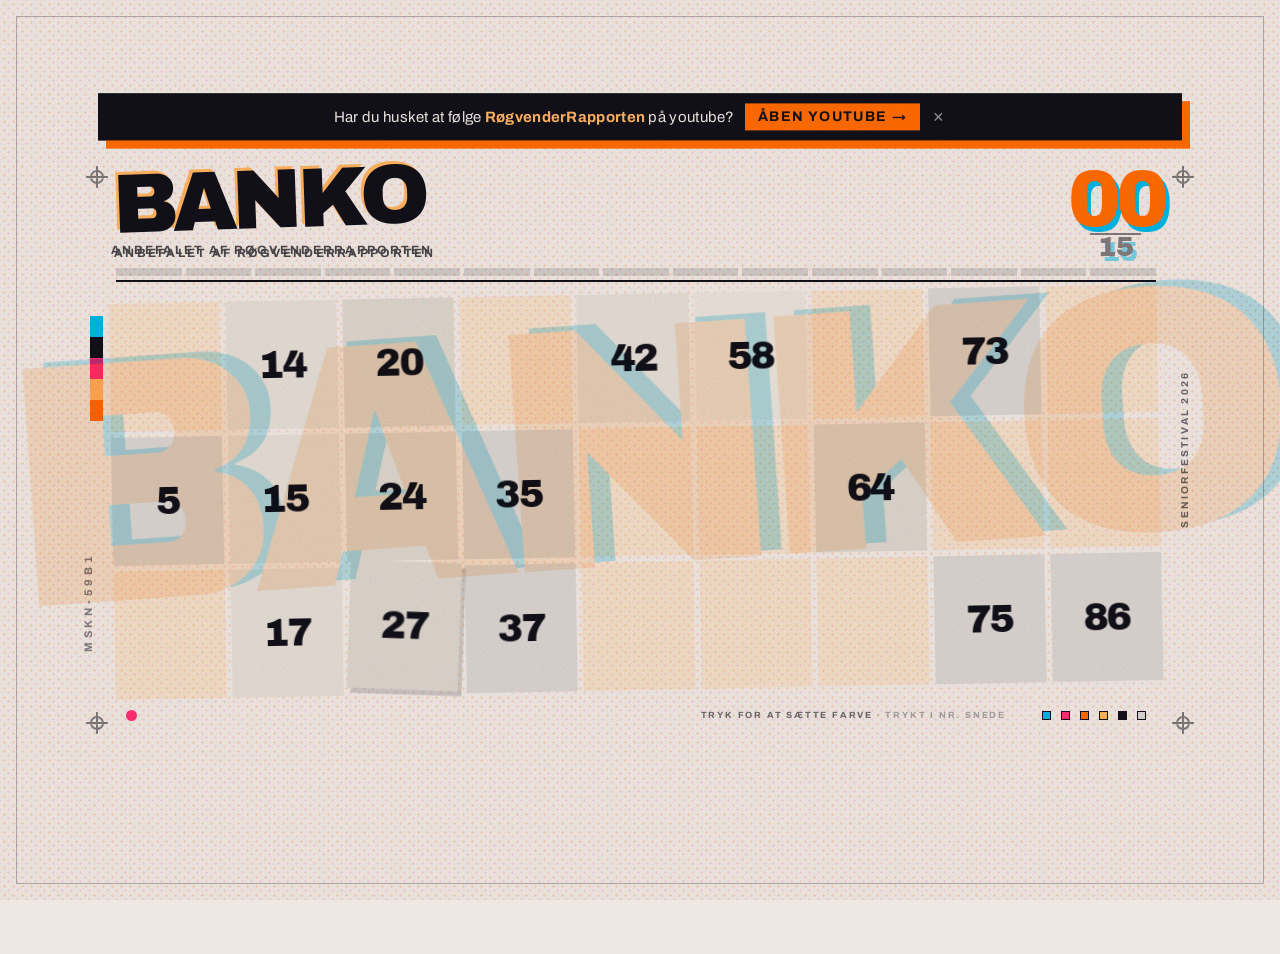
<file: index.html>
<!DOCTYPE html>
<html lang="da">
<head>
<meta charset="UTF-8">
<meta name="viewport" content="width=device-width, initial-scale=1, maximum-scale=1, user-scalable=no, viewport-fit=cover">
<title>BANKO — Røgvenderrapporten · Seniorfestival 2026</title>
<link rel="preconnect" href="https://fonts.googleapis.com">
<link rel="preconnect" href="https://fonts.gstatic.com" crossorigin>
<link href="https://fonts.googleapis.com/css2?family=Archivo+Black&family=Archivo:wght@400;600;700&display=swap" rel="stylesheet">
<style>
  *{ box-sizing:border-box; -webkit-tap-highlight-color:transparent; }
  html,body{ margin:0; height:100%; background:#0c0906; overflow:hidden; }
  body{
    --orange:#ff6b1a; --orange-deep:#e0490f; --glow:#ff922e; --hot:#ffb257;
    --teal:#3fe6cc; --party:#c94fd6; --party2:#42d6c0;
    --bg:#140f0b; --panel:#1e1712; --plate:#efe8dd; --plate-blank:#cdbfae; --ink:#181310;
    --bezel1:#d8c9a6; --bezel2:#b39a68; --glowbg:#43301d; --sub:#a98d68; --btnglow:#ff922e;
    font-family:ui-monospace,"SF Mono",Menlo,monospace;
  }

  /* --- Stage: always-landscape (ADR-10). Portrait → rotate whole app 90° via CSS. --- */
  .stage{
    position:relative; overflow:hidden;
    width:100vw; height:100vh; width:100dvw; height:100dvh;
    display:flex; align-items:center; justify-content:center;
    background:radial-gradient(120% 90% at 50% -20%,var(--glowbg) 0%,var(--bg) 55%); transition:background .45s;
    padding:max(10px,env(safe-area-inset-top)) max(10px,env(safe-area-inset-right)) max(10px,env(safe-area-inset-bottom)) max(10px,env(safe-area-inset-left));
  }
  /* Natural landscape: fill the wide screen. Panel takes the full viewport height
     (never under the address bar), grid flexes to fill, cells drop the square lock
     so numbers grow big instead of leaving black side-bars. Capped for desktop. */
  @media (orientation:landscape){
    .stage .bezel{ width:100%; max-width:min(1100px, 96vw); height:min(calc(100dvh - 16px), 560px); }
    .panel{ display:flex; flex-direction:column; height:100%; }
    .stage .grid{ flex:1 1 auto; min-height:0; min-width:0; grid-template-columns:repeat(9,minmax(0,1fr)); }
    .stage .cell{ aspect-ratio:auto; }   /* .stage bumps specificity over base .grid / .cell rules that come later in source */
  }
  @media (orientation:portrait){
    .stage{
      position:fixed; top:0; left:100%;
      width:100vh; height:100vw; width:100dvh; height:100dvw;
      transform:rotate(90deg); transform-origin:top left;
      padding:max(10px,env(safe-area-inset-left)) max(10px,env(safe-area-inset-top)) max(10px,env(safe-area-inset-right)) max(10px,env(safe-area-inset-bottom));
    }
    /* Rotated machine is landscape-shaped → fill layout so cells fit the (short) height instead of overflowing.
       Machine width relates to screen height (dvh), machine height to screen width (dvw). */
    .stage .bezel{ width:100%; max-width:min(1100px, 96dvh); height:min(calc(100dvw - 16px), 560px); }
    .panel{ display:flex; flex-direction:column; height:100%; }
    .stage .grid{ flex:1 1 auto; min-height:0; min-width:0; grid-template-columns:repeat(9,minmax(0,1fr)); }
    .stage .cell{ aspect-ratio:auto; }
  }
  /* Small machines (old/small phones): the full-size 2× chrome + centered title overflows the rail.
     Scale the top chrome down so the title never collides with the controls. Grid stays big. */
  @media (orientation:portrait) and (max-height:720px), (orientation:landscape) and (max-width:760px){
    .stage .rail{ padding:3px 40px 6px; gap:6px; }
    .stage .lgroup, .stage .rgroup{ gap:6px; }
    .stage .crt{ width:68px; height:34px; }
    .stage .crt-num{ font-size:18px; } .stage .crt-num span{ font-size:12px; }
    .stage .scan{ height:10px; }
    .stage .knob{ width:22px; height:22px; } .stage .tgl{ width:14px; height:22px; } .stage .redbtn{ width:22px; height:22px; }
    .stage .fader{ width:36px; height:22px; }
    .stage .title{ font-size:14px; letter-spacing:.1em; text-indent:.1em; }
    .stage .sub{ font-size:6px; letter-spacing:.14em; text-indent:.14em; }
    .stage .serial{ font-size:9.5px; }
    .stage .screw{ width:28px; height:28px; }
    .stage .s1{top:6px;left:6px}.stage .s2{top:6px;right:6px}.stage .s3{bottom:6px;left:6px}.stage .s4{bottom:6px;right:6px}
  }
  /* Ultra-small (ancient phones, ~320×480): shrink the chrome one more step */
  @media (orientation:portrait) and (max-height:520px), (orientation:landscape) and (max-width:560px){
    .stage .rail{ padding:3px 34px 5px; gap:5px; }
    .stage .lgroup, .stage .rgroup{ gap:5px; }
    .stage .crt{ width:56px; height:28px; } .stage .crt-num{ font-size:15px; } .stage .crt-num span{ font-size:9px; }
    .stage .knob{ width:20px; height:20px; } .stage .tgl{ width:13px; height:20px; } .stage .redbtn{ width:20px; height:20px; }
    .stage .fader{ width:30px; height:20px; }
    .stage .title{ font-size:11px; letter-spacing:.04em; text-indent:.04em; }
    .stage .sub{ font-size:5.5px; }
    .stage .serial{ font-size:8.5px; }
    .stage .screw{ width:24px; height:24px; }
    .stage .s1{top:5px;left:5px}.stage .s2{top:5px;right:5px}.stage .s3{bottom:5px;left:5px}.stage .s4{bottom:5px;right:5px}
  }

  .bezel{ background:linear-gradient(180deg,var(--bezel1),var(--bezel2)); transition:background .45s; padding:7px; border-radius:15px; max-width:820px; width:100%;
    box-shadow:inset 0 1px 0 rgba(255,255,255,.5),inset 0 -3px 6px rgba(0,0,0,.35),0 12px 34px rgba(0,0,0,.55); }
  .panel{ position:relative; background:var(--panel); border:1px solid #3a2c1e; border-radius:9px;
    padding:11px 14px 12px; box-shadow:inset 0 0 46px rgba(0,0,0,.6); overflow:hidden; transition:box-shadow .3s,background .45s; }
  .panel.party{ animation:disco 1.1s linear infinite; }
  @keyframes disco{
    0%{ box-shadow:inset 0 0 60px rgba(201,79,214,.34),0 0 0 2px rgba(255,107,26,.5) }
    33%{ box-shadow:inset 0 0 60px rgba(63,214,192,.34),0 0 0 2px rgba(201,79,214,.6) }
    66%{ box-shadow:inset 0 0 60px rgba(255,107,26,.4),0 0 0 2px rgba(63,214,192,.6) }
    100%{ box-shadow:inset 0 0 60px rgba(201,79,214,.34),0 0 0 2px rgba(255,107,26,.5) }
  }

  .screw{ position:absolute; z-index:5; width:40px; height:40px; border-radius:50%;
    background:radial-gradient(circle at 38% 30%, #f2e9d2 0%, #dccaa2 24%, #ab9569 60%, #6f5a3b 88%, #4c3c26 100%);
    border:1px solid #43331f;
    box-shadow:inset 0 2px 3px rgba(255,255,255,.55), inset 0 -4px 7px rgba(0,0,0,.5), 0 1px 3px rgba(0,0,0,.55); }
  .screw::before, .screw::after{ content:""; position:absolute; top:50%; left:17%; right:17%; height:11%;
    background:linear-gradient(#2c2013,#150e07); border-radius:3px;
    box-shadow:inset 0 1px 2px rgba(0,0,0,.9), 0 1px 0 rgba(255,255,255,.22); }
  .screw::before{ transform:translateY(-50%) rotate(35deg); }
  .screw::after{ transform:translateY(-50%) rotate(125deg); }
  .s1{top:7px;left:7px}.s2{top:7px;right:7px}.s3{bottom:7px;left:7px}.s4{bottom:7px;right:7px}

  .rail{ position:relative; display:flex; align-items:center; justify-content:space-between; gap:12px; padding:4px 50px 8px; }
  .lgroup, .rgroup{ display:flex; align-items:center; gap:12px; flex:none; }
  .crt{ position:relative; width:104px; height:52px; border-radius:8px; background:#04120f; flex:none; border:2px solid #3a2c1e; box-shadow:inset 0 0 14px rgba(63,230,204,.35); overflow:hidden; }
  .crt-grid{ position:absolute; inset:0; opacity:.32; background-image:linear-gradient(var(--teal) 1px,transparent 1px),linear-gradient(90deg,var(--teal) 1px,transparent 1px); background-size:12px 12px; }
  .crt-num{ position:absolute; inset:0; display:flex; align-items:center; justify-content:center; color:var(--teal); font-weight:800; font-size:28px; text-shadow:0 0 8px var(--teal) }
  .crt-num span{ color:#6f8f88; font-size:18px }
  .scan{ position:absolute; left:0; right:0; height:14px; background:linear-gradient(rgba(63,230,204,.18),transparent); animation:scan 2.6s linear infinite }
  @keyframes scan{ 0%{ top:-14px } 100%{ top:52px } }
  .knobs{ display:flex; align-items:center; gap:12px; flex:none }
  .knob{ width:32px; height:32px; border-radius:50%; position:relative; background:radial-gradient(circle at 38% 30%,#4a3a2a,#181109 78%); border:2px solid #4a3a2a }
  .knob::after{ content:""; position:absolute; left:50%; top:4px; width:4px; height:12px; background:var(--hot); border-radius:2px; box-shadow:0 0 6px var(--btnglow); transform-origin:bottom }
  .k1::after{ transform:translateX(-50%) rotate(-40deg) } .k3::after{ transform:translateX(-50%) rotate(40deg) }
  .tgl{ width:20px; height:32px; border-radius:3px; background:#241a12; border:2px solid #4a3a2a; position:relative }
  .tgl.on::after{ content:""; position:absolute; left:3px; right:3px; top:3px; height:12px; border-radius:2px; background:var(--hot); box-shadow:0 0 6px var(--btnglow) }
  .tgl.flip{ animation:tglflip .22s ease }
  @keyframes tglflip{ 0%,100%{ transform:scale(1) } 50%{ transform:scale(1.18) } }
  .redbtn{ width:30px; height:30px; border-radius:50%; background:radial-gradient(circle at 38% 32%,#ff6a5a,#a01508 76%); border:3px solid #2a0d07; box-shadow:0 0 12px rgba(220,40,20,.5) }
  /* New control types (right cluster, balance the left) — distinct from knob/toggle/CRT/redbtn */
  .fader{ position:relative; width:52px; height:30px; border-radius:4px; background:#181109; border:2px solid #4a3a2a; box-shadow:inset 0 1px 4px rgba(0,0,0,.7); flex:none; cursor:pointer }
  .fader::before{ content:""; position:absolute; left:5px; right:5px; top:50%; height:3px; transform:translateY(-50%); background:#3a2c1e; border-radius:2px }
  .fader::after{ content:""; position:absolute; top:3px; bottom:3px; left:58%; width:9px; border-radius:3px; background:linear-gradient(#e2d3ad,#8a7550); box-shadow:0 0 5px rgba(0,0,0,.6),inset 0 1px 0 rgba(255,255,255,.5) }
  .fader.slid::after{ animation:faderslide .4s ease }
  @keyframes faderslide{ 0%{ left:58% } 50%{ left:14% } 100%{ left:58% } }

  .nameplate{ position:absolute; left:50%; top:50%; transform:translate(-50%,-50%); text-align:center; line-height:1; z-index:2; pointer-events:none; }
  .nameplate .title, .nameplate .sub{ pointer-events:auto; }
  .title{ color:var(--orange); font-weight:800; font-size:20px; letter-spacing:.26em; text-indent:.26em; text-shadow:0 0 16px rgba(255,107,26,.6); cursor:pointer; user-select:none; white-space:nowrap; }
  .title.flick{ animation:titleflick .55s steps(1); }
  @keyframes titleflick{ 0%{opacity:1} 15%{opacity:.25} 30%{opacity:1} 45%{opacity:.35} 60%{opacity:1} 75%{opacity:.5} 100%{opacity:1} }
  .title.blast{ animation:titleblast .7s ease; }
  @keyframes titleblast{
    0%{ transform:none; filter:none }
    25%{ transform:scale(1.2) rotate(-2deg); filter:brightness(1.5) }
    50%{ transform:scale(1.12) rotate(2deg); filter:hue-rotate(120deg) brightness(1.5) }
    75%{ transform:scale(1.16) rotate(-1deg); filter:hue-rotate(250deg) brightness(1.4) }
    100%{ transform:none; filter:none }
  }
  .sub{ color:var(--sub); font-size:8.5px; letter-spacing:.3em; text-indent:.3em; margin-top:4px; white-space:nowrap; pointer-events:auto; cursor:pointer }
  .serial{ flex:none; color:var(--teal); font-weight:800; font-size:12px; letter-spacing:1px; text-shadow:0 0 8px var(--teal); white-space:nowrap }

  .batwrap{ display:flex; align-items:stretch; gap:3px; margin:0 2px 11px; cursor:pointer; }
  .battery{ flex:1; display:flex; gap:2px; padding:3px; background:#0c0906; border:2px solid #4a3a2a; border-radius:5px; box-shadow:inset 0 0 6px #000; }
  .battery i{ flex:1; border-radius:1px; background:#241d15; transition:background .14s,box-shadow .14s }
  .battery i.on.g{ background:#46d97a; box-shadow:0 0 6px #46d97a }
  .battery i.on.a{ background:var(--hot); box-shadow:0 0 6px var(--glow) }
  .battery i.on.r{ background:#ff4d3d; box-shadow:0 0 8px #ff4d3d }
  .nub{ width:5px; align-self:center; height:14px; background:#4a3a2a; border-radius:0 3px 3px 0 }
  .full .battery{ border-color:var(--orange); box-shadow:inset 0 0 6px #000,0 0 14px rgba(255,107,26,.6) }

  /* Secret line = absolute overlay → never reflows the grid. Bigger, centered over the machine. */
  .secret{ position:absolute; left:0; right:0; top:46%; transform:translateY(-50%); z-index:6; text-align:center; padding:0 6%;
    color:#fff; font-size:clamp(22px,5.6vw,40px); font-weight:900; letter-spacing:.06em; line-height:1.15;
    opacity:0; pointer-events:none; transition:opacity .25s;
    text-shadow:0 0 30px var(--glow),0 0 10px var(--orange),0 2px 6px rgba(0,0,0,.9); }
  .secret.show{ opacity:1; }
  .secret.punch{ animation:secpunch .45s ease; }
  @keyframes secpunch{ 0%{transform:translateY(-50%) scale(.6)} 55%{transform:translateY(-50%) scale(1.16)} 100%{transform:translateY(-50%) scale(1)} }
  /* Senior egg — text arrives tilted with its own pop */
  .secret.soul{ transform:translateY(-50%) rotate(-7deg); animation:soulpop .55s cubic-bezier(.2,1.3,.4,1); }
  @keyframes soulpop{ 0%{transform:translateY(-50%) rotate(-7deg) scale(.5);opacity:0} 60%{transform:translateY(-50%) rotate(-7deg) scale(1.12)} 100%{transform:translateY(-50%) rotate(-7deg) scale(1)} }
  /* Aura — new background: warm halo that breathes + gentle rising light (supports the wholesome message) */
  .aura{ position:absolute; inset:0; z-index:5; pointer-events:none; opacity:0; transition:opacity .45s; overflow:hidden; }
  .aura.show{ opacity:1; }
  .aura::before{ content:""; position:absolute; inset:-25%; background:radial-gradient(circle at 50% 47%, rgba(255,198,124,.5), rgba(255,120,40,.15) 42%, transparent 68%); animation:auraBreathe 3.2s ease-in-out infinite; }
  .aura::after{ content:""; position:absolute; inset:0; background:repeating-linear-gradient(0deg, rgba(255,226,190,.07) 0 2px, transparent 2px 26px); animation:auraRise 2.4s linear infinite; }
  @keyframes auraBreathe{ 0%,100%{ transform:scale(.9); opacity:.55 } 50%{ transform:scale(1.14); opacity:1 } }
  @keyframes auraRise{ from{ transform:translateY(0) } to{ transform:translateY(-26px) } }

  .grid{ display:grid; grid-template-columns:repeat(9,1fr); grid-template-rows:repeat(3,1fr); gap:5px; background:#100b07; padding:6px; border-radius:8px; border:1px solid #4a3a2b; container-type:inline-size; }
  .cell{ aspect-ratio:1; display:flex; align-items:center; justify-content:center; font-size:clamp(15px,6.4cqw,38px); font-weight:800; border-radius:6px; position:relative; }
  .cell.num{ background:var(--plate); color:var(--ink); cursor:pointer; box-shadow:inset 0 -3px 0 rgba(0,0,0,.2),inset 0 1px 0 rgba(255,255,255,.6); transition:transform .05s,box-shadow .1s,background .12s,color .12s; }
  .cell.num:active{ transform:translateY(2px); box-shadow:inset 0 -1px 0 rgba(0,0,0,.2) }
  .cell.blank{ background:var(--plate-blank); opacity:.26 }
  .cell.lit{ color:#fff; text-shadow:0 1px 2px rgba(0,0,0,.55); background:radial-gradient(circle at 50% 42%,var(--hot) 0%,var(--orange) 58%,var(--orange-deep) 100%); box-shadow:0 0 0 2px color-mix(in srgb,var(--btnglow) 50%,#000),0 0 22px 4px color-mix(in srgb,var(--btnglow) 56%,transparent),inset 0 2px 7px rgba(255,220,180,.6); animation:pulse 2.1s ease-in-out infinite; }
  @keyframes pulse{ 0%,100%{ box-shadow:0 0 0 2px color-mix(in srgb,var(--btnglow) 50%,#000),0 0 16px 3px color-mix(in srgb,var(--btnglow) 42%,transparent),inset 0 2px 7px rgba(255,220,180,.6) } 50%{ box-shadow:0 0 0 2px color-mix(in srgb,var(--btnglow) 50%,#000),0 0 28px 7px color-mix(in srgb,var(--btnglow) 63%,transparent),inset 0 2px 7px rgba(255,220,180,.6) } }

  .statusbar{ display:flex; align-items:center; gap:12px; margin-top:12px; padding:0 50px; height:26px }
  .pwr{ width:18px; height:18px; border-radius:50%; background:var(--btnglow); box-shadow:0 0 12px 3px var(--btnglow); animation:breathe 2.4s ease-in-out infinite }
  @keyframes breathe{ 0%,100%{ opacity:.55 } 50%{ opacity:1 } }
  .rivets{ margin-left:24px; display:flex; align-items:center; gap:10px; flex:none; }
  .rivets i{ width:9px; height:9px; border-radius:50%; background:radial-gradient(circle at 35% 30%,#6b5738,#241a10 78%); box-shadow:inset 0 0 1px #000,0 1px 0 rgba(255,255,255,.08); cursor:pointer; }
  .readout{ margin-left:auto; color:var(--sub); font-size:10px; letter-spacing:.2em; cursor:pointer; white-space:nowrap }
  .readout.tease{ animation:stamp .4s ease; color:var(--pink); opacity:1;
    text-shadow:var(--mx,2px) var(--my,2px) 0 var(--mc,var(--orange)) }
  .party .pwr{ background:var(--party2); box-shadow:0 0 10px 3px var(--party) }

  /* Debug (?fejlfinding) */
  .dbg{ display:none; gap:8px; align-items:center; margin:8px 2px 0; }
  .dbg.on{ display:flex; }
  .dbg button{ font-family:inherit; font-size:12px; font-weight:800; letter-spacing:.08em; color:#fff; background:radial-gradient(circle at 38% 32%,#ff6a5a,#a01508 76%); border:1.5px solid #2a0d07; border-radius:6px; padding:7px 12px; cursor:pointer; }
  .dbg .info{ color:#a98d68; font-size:10px; }

  /* --- Party overlay (ADR-12): win-type + confetti + return countdown --- */
  /* Confetti is a sibling of the stage and fixed to the viewport, so it is
     never clipped by the sheet and never rotated with it in portrait — paper
     falls down the real screen, not down the machine. */
  .confetti{ position:fixed; inset:0; width:100vw; height:100vh;
    width:100dvw; height:100dvh; pointer-events:none; z-index:60; }
  .win{ position:absolute; inset:0; z-index:5; display:flex; flex-direction:column; align-items:center; justify-content:center; gap:clamp(24px,7vh,56px);
    background:rgba(20,15,11,.74); opacity:0; pointer-events:none; transition:opacity .25s; }
  .win.show{ opacity:1; pointer-events:auto; }
  .win .type{ font-size:clamp(34px,9vw,60px); font-weight:900; letter-spacing:.12em; color:#fff; text-align:center;
    text-shadow:0 0 34px var(--glow),0 0 8px var(--orange); transform:rotate(-6deg) scale(.85); transition:transform .25s; }
  .win.show .type{ transform:rotate(-6deg) scale(1); }
  .win .banko{ font-size:clamp(18px,4vw,26px); font-weight:800; letter-spacing:.3em; color:var(--hot); }
  .ret{ width:70%; max-width:420px; }
  .ret .lbl{ text-align:center; color:#e9d9bd; font-size:11px; letter-spacing:.2em; margin-bottom:6px; }
  .ret .track{ height:10px; border-radius:6px; background:#0c0906; border:2px solid #4a3a2a; overflow:hidden; box-shadow:inset 0 0 6px #000; }
  .ret .bar{ height:100%; width:100%; background:linear-gradient(90deg,var(--hot),var(--orange),var(--orange-deep)); }
  .ret .bar.run{ width:0; transition:width 10s linear; }

  /* --- Easter eggs (all on non-functional chrome; never block marking) --- */
  /* A — red button overheat: shake + amber flash */
  .bezel.shake{ animation:shake .5s ease; }
  @keyframes shake{ 0%,100%{transform:translate(0,0)} 20%{transform:translate(-4px,2px) rotate(-.4deg)} 40%{transform:translate(4px,-2px) rotate(.4deg)} 60%{transform:translate(-3px,1px)} 80%{transform:translate(3px,-1px)} }
  .flash{ position:absolute; inset:0; z-index:5; background:var(--hot); opacity:0; pointer-events:none; }
  .flash.on{ animation:flashpulse .16s steps(1) 3; }
  @keyframes flashpulse{ 0%{opacity:.5} 50%{opacity:0} 100%{opacity:.5} }
  /* B — konami max-disco strobe (no confetti) */
  .strobe{ position:absolute; inset:0; z-index:5; opacity:0; pointer-events:none; mix-blend-mode:screen; }
  .strobe.on{ animation:strobe .11s steps(1) infinite; }
  @keyframes strobe{ 0%{background:#fff;opacity:.85} 25%{background:var(--party);opacity:.7} 50%{background:#000;opacity:.25} 75%{background:var(--teal);opacity:.7} 100%{background:var(--orange);opacity:.8} }
  /* Combo 1 — white strobe rave */
  .strobe.white{ animation:wstrobe .09s steps(1) infinite; }
  @keyframes wstrobe{ 0%{background:#fff;opacity:.92} 50%{background:#000;opacity:.12} 100%{background:#fff;opacity:.92} }
  /* Combo 2 — expanding shockwave rings */
  .pulsering{ position:absolute; left:50%; top:50%; width:30px; height:30px; margin:-15px 0 0 -15px; border-radius:50%; border:4px solid var(--glow); z-index:7; pointer-events:none; box-shadow:0 0 16px var(--glow); animation:pulsering 1s ease-out forwards; }
  @keyframes pulsering{ 0%{ transform:scale(.2); opacity:.9 } 100%{ transform:scale(9); opacity:0 } }
  /* Combo 4 — police siren red/blue flood */
  .siren{ position:absolute; inset:0; z-index:5; opacity:0; pointer-events:none; mix-blend-mode:screen; }
  .siren.on{ animation:sirenflood .5s steps(1) infinite; }
  @keyframes sirenflood{ 0%{ background:radial-gradient(circle at 22% 50%, rgba(255,40,40,.75), transparent 55%); opacity:1 } 50%{ background:radial-gradient(circle at 78% 50%, rgba(50,90,255,.75), transparent 55%); opacity:1 } 100%{ background:radial-gradient(circle at 22% 50%, rgba(255,40,40,.75), transparent 55%); opacity:1 } }
  /* Combo 6 — 8-bit victory colour flash */
  .strobe.chip{ animation:chipflash .16s steps(1) infinite; }
  @keyframes chipflash{ 0%{background:#ffde3a;opacity:.72} 33%{background:#3fe6cc;opacity:.72} 66%{background:#ff6b1a;opacity:.72} 100%{background:#c94fd6;opacity:.72} }
  /* Combo 7 — bass-drop panel throb */
  .panel.throb{ animation:throb .5s ease-in-out 4; }
  @keyframes throb{ 0%,100%{ transform:scale(1); box-shadow:inset 0 0 46px rgba(0,0,0,.6) } 50%{ transform:scale(1.035); box-shadow:inset 0 0 60px rgba(255,60,20,.4),0 0 30px rgba(255,80,30,.5) } }
  /* Combo 8 — power-up gold glow flash */
  .panel.flashup{ animation:flashup .5s ease; }
  @keyframes flashup{ 0%,100%{ box-shadow:inset 0 0 46px rgba(0,0,0,.6) } 50%{ box-shadow:inset 0 0 40px rgba(255,220,120,.5),0 0 28px rgba(255,210,90,.75) } }
  /* Combo 9 — power-down brief dim */
  .panel.dim{ animation:pdim .85s ease; }
  @keyframes pdim{ 0%,100%{ filter:none } 45%{ filter:brightness(.5) saturate(.6) } }
  /* C — knob rev spin */
  .knob{ cursor:pointer; }
  .knob.rev{ animation:knobspin .6s cubic-bezier(.2,.8,.3,1); }
  @keyframes knobspin{ to{ transform:rotate(540deg) } }
  /* D — screws unscrew, fall, engine-room finale */
  .screw{ cursor:pointer; touch-action:none; transition:transform .25s,opacity .25s; }
  .screw.tick{ animation:screwtick 1.5s; }
  @keyframes screwtick{
    0%{ transform:rotate(0); animation-timing-function:cubic-bezier(.15,.85,.25,1) }   /* snap fast to 180° */
    16%{ transform:rotate(180deg); animation-timing-function:ease-out }                /* then unwind slowly back */
    100%{ transform:rotate(0) }
  }
  .screw.loosening{ animation:unscrew 1.5s linear forwards; }
  @keyframes unscrew{ 0%{transform:rotate(0) scale(1)} 100%{transform:rotate(540deg) scale(.9)} }
  /* Empty screw hole left behind after a screw falls out */
  .screw.hole{ background:radial-gradient(circle at 50% 42%, #000 0%, #0b0806 72%, #241a10 100%); border-color:#0a0705;
    box-shadow:inset 0 3px 6px rgba(0,0,0,.95), inset 0 -1px 2px rgba(255,255,255,.06), 0 1px 2px rgba(0,0,0,.5); }
  .screw.hole::before, .screw.hole::after{ display:none; }
  /* Fallen screw = a fixed-position clone appended to <body> → escapes the panel clip, drops out the window */
  /* Screws fall toward the MACHINE's bottom: down in landscape, left in portrait (machine rotated 90°) */
  .screwfly{ position:fixed; width:40px; height:40px; z-index:9999; pointer-events:none; }
  .screwfly.down{ animation:flydown 1.5s cubic-bezier(.4,.15,.7,1) forwards; }
  .screwfly.left{ animation:flyleft 1.5s cubic-bezier(.4,.15,.7,1) forwards; }
  @keyframes flydown{ 0%{ transform:translateY(0) rotate(0) } 100%{ transform:translateY(120vh) rotate(1100deg); opacity:.85 } }
  @keyframes flyleft{ 0%{ transform:translate(0,0) rotate(0) } 100%{ transform:translate(-120vw,0) rotate(1100deg); opacity:.85 } }
  /* D finale — panel comes loose and swings by its top-left corner, then snaps back */
  .panel.hang{ transform-origin:26px 26px; animation:hang 3.2s cubic-bezier(.3,.7,.4,1), disco 1.1s linear infinite; }
  @keyframes hang{
    0%{transform:none}
    12%{transform:translateY(20px) rotate(8deg)}
    30%{transform:translateY(15px) rotate(-6deg)}
    48%{transform:translateY(17px) rotate(5deg)}
    66%{transform:translateY(14px) rotate(-3deg)}
    82%{transform:translateY(8px) rotate(1.5deg)}
    100%{transform:none}   /* screws fly back → snaps straight */
  }
  .plaque{ position:absolute; inset:0; z-index:6; display:flex; align-items:center; justify-content:center; text-align:center;
    font-size:clamp(24px,7vw,50px); font-weight:900; letter-spacing:.12em; color:var(--hot); background:rgba(10,7,4,.82);
    opacity:0; pointer-events:none; transition:opacity .3s; text-shadow:0 0 30px var(--glow); }
  .plaque.show{ opacity:1; }
  /* Hidden FDF'erfest ad (long-press red button) — slides down, machine-styled, non-blocking */
  /* Top banner. Opaque, lighter-than-panel background so it reads as a raised banner (not just an orange ring). */
  .ad{ position:absolute; left:8px; right:8px; top:8px; z-index:8; display:flex; align-items:center; justify-content:center; gap:10px;
    background:linear-gradient(180deg,#3a2b1c,#241a10); border:2px solid var(--orange); border-radius:10px;
    padding:10px 14px; box-shadow:0 10px 26px rgba(0,0,0,.7),0 0 22px rgba(255,107,26,.55);
    transform:translateY(-180%); pointer-events:none; transition:transform .42s cubic-bezier(.3,1.25,.5,1); }
  .ad.show{ transform:translateY(0); pointer-events:auto; }
  .adtxt{ color:var(--plate); font-size:clamp(11px,2.5vw,15px); letter-spacing:.02em; }
  .adtxt b{ color:var(--hot); }
  .adbtn{ flex:none; color:#fff; text-decoration:none; font-weight:800; font-size:clamp(11px,2.5vw,14px); letter-spacing:.08em; white-space:nowrap;
    background:radial-gradient(circle at 40% 30%,var(--hot),var(--orange) 60%,var(--orange-deep)); padding:6px 13px; border-radius:6px; box-shadow:0 0 10px rgba(255,107,26,.6); }
  .adclose{ flex:none; color:var(--sub); font-size:14px; cursor:pointer; padding:0 2px; }
  /* Easter egg — blank-cell tap: propeller flies across the whole screen, spinning. */
  .propfly{ position:absolute; top:38%; left:-320px; z-index:60; width:min(260px,45vmin); pointer-events:none; animation:propcross 2.2s linear forwards; }
  .propfly img{ display:block; width:100%; filter:drop-shadow(0 6px 14px rgba(0,0,0,.55)); animation:propspin 0.85s linear infinite; }
  @keyframes propcross{ from{ left:-320px; } to{ left:calc(100% + 400px); } }
  @keyframes propspin{ from{ transform:rotate(0); } to{ transform:rotate(360deg); } }
  /* MASKINEN final — rotating disco spotlights sweeping across the machine */
  .beams{ position:absolute; inset:-40%; z-index:4; pointer-events:none; opacity:0; mix-blend-mode:screen; transition:opacity .3s;
    background:conic-gradient(from 0deg,
      transparent 0 14deg, rgba(255,146,46,.55) 14deg 22deg, transparent 22deg 60deg,
      rgba(201,79,214,.5) 60deg 68deg, transparent 68deg 108deg,
      rgba(63,214,192,.45) 108deg 116deg, transparent 116deg 168deg,
      rgba(255,107,26,.55) 168deg 176deg, transparent 176deg 240deg,
      rgba(255,178,87,.5) 240deg 248deg, transparent 248deg 300deg,
      rgba(201,79,214,.45) 300deg 308deg, transparent 308deg 360deg); }
  .beams.on{ opacity:1; animation:beamspin 3.4s linear infinite; }
  @keyframes beamspin{ to{ transform:rotate(360deg); } }
  /* MASKINEN final — big text across the machine (transparent → machine dances behind) */
  .bigtext{ position:absolute; inset:0; z-index:6; display:flex; align-items:center; justify-content:center; text-align:center; padding:0 5%;
    font-size:clamp(28px,10vw,78px); font-weight:900; letter-spacing:.04em; line-height:1.02; color:#fff;
    text-shadow:0 0 34px var(--glow),0 0 12px var(--orange),0 3px 0 rgba(0,0,0,.35);
    opacity:0; pointer-events:none; transform:scale(.7) rotate(-5deg); transition:opacity .3s,transform .3s; }
  .bigtext.show{ opacity:1; animation:bigwob 1.5s ease-in-out infinite .3s; }
  @keyframes bigwob{ 0%,100%{transform:scale(1) rotate(-5deg)} 50%{transform:scale(1.05) rotate(-2.5deg)} }
  /* dancing plate */
  .grid.dance .cell.num{ animation:platedance .5s ease-in-out infinite; }
  @keyframes platedance{ 0%,100%{transform:translateY(0) scale(1)} 50%{transform:translateY(-7px) scale(1.06)} }
  .grid.dance .cell.num:nth-child(3n){ animation-delay:.08s } .grid.dance .cell.num:nth-child(3n+2){ animation-delay:.16s }
  /* Serial tap → "ÆGTE VARE" stamp */
  .serial{ cursor:pointer; }
  .serial.stamp{ animation:stamp .42s ease; color:#46d97a; text-shadow:0 0 10px #46d97a; }
  @keyframes stamp{ 0%{transform:scale(.5) rotate(-8deg);opacity:.3} 60%{transform:scale(1.25) rotate(3deg)} 100%{transform:scale(1) rotate(0)} }
  /* E — ember sparks when 90 lights up */
  .ember{ position:absolute; width:6px; height:6px; border-radius:50%; pointer-events:none; z-index:7;
    background:radial-gradient(circle,#fff 0%,#ffb257 40%,#e0490f 85%); box-shadow:0 0 8px #ff922e;
    animation:ember .9s ease-out forwards; }
  @keyframes ember{ to{ transform:translate(var(--dx),var(--dy)) scale(.15); opacity:0; } }

  /* ==========================================================================
     VARIANT A — RISOGRAPH GIG POSTER
     The machine metaphor is gone: no bezel, no panel, no frame, no glow, no
     bevels. This is a screenprinted poster — flat spot inks on warm paper,
     visible grain and halftone, oversized Archivo Black display type, and a
     deliberate pink misregistration offset under every lit number.
     Palette is the extracted Seniorfestival system, nothing else.
     Deliberately shares nothing with variant D (pixels) or variant C (bloom).
     ========================================================================== */
  body{
    --ink:#111018; --paper:#efe7e2; --paper-2:#d9d3cf;
    --orange:#ff6a00; --pink:#ff2d72; --sand:#ffb25f; --cyan:#00b5e2;
    --display:"Archivo Black",Impact,sans-serif;
    --meta:"Archivo",system-ui,sans-serif;
    /* legacy machine tokens re-pointed so unconverted rules stay in palette */
    --orange-deep:#ff2d72; --glow:#ff6a00; --hot:#ffb257;
    --teal:#00b5e2; --party:#ff2d72; --party2:#00b5e2;
    --bg:#efe7e2; --panel:transparent; --plate:#efe7e2; --plate-blank:#d9d3cf;
    --bezel1:#efe7e2; --bezel2:#d9d3cf; --glowbg:#efe7e2;
    --sub:rgba(17,16,24,.55); --btnglow:#ff6a00;
    font-family:var(--meta); color:var(--ink);
  }
  html,body{ background:var(--paper); }

  /* Paper ground + halftone field. Flat inks only — no radial glows anywhere. */
  .stage{ background:
      radial-gradient(rgba(255,106,0,.20) 1.1px,transparent 1.2px) 0 0/9px 9px,
      radial-gradient(rgba(255,45,114,.13) 1.1px,transparent 1.2px) 4px 4px/9px 9px,
      var(--paper); }
  /* 4 — roller streaks: faint bands of thinner ink, fixed to the sheet. */
  .stage::before{ content:""; position:absolute; inset:0; z-index:29; pointer-events:none;
    mix-blend-mode:multiply; opacity:.5;
    background:repeating-linear-gradient(90deg,
      transparent 0 17%, rgba(255,255,255,.55) 17% 19%, transparent 19% 46%,
      rgba(255,255,255,.4) 46% 47.2%, transparent 47.2% 78%,
      rgba(255,255,255,.5) 78% 80%, transparent 80% 100%); }

  /* Press grain — the texture that sells the print. */
  .stage::after{ content:""; position:absolute; inset:0; z-index:30; pointer-events:none;
    opacity:.5; mix-blend-mode:multiply;
    background-image:url("data:image/svg+xml;utf8,<svg xmlns='http://www.w3.org/2000/svg' width='140' height='140'><filter id='n'><feTurbulence type='fractalNoise' baseFrequency='.85' numOctaves='3'/></filter><rect width='140' height='140' filter='url(%23n)' opacity='.42'/></svg>"); }

  /* No cabinet. The sheet IS the layout. */
  /* No cabinet and no clip. html/body already hide scrollbars, so ink is free
     to bleed past the old machine box and off the sheet — the way a poster
     trims. The box only survives as a centring device for the plate. */
  .stage{ overflow:visible; }
  .bezel{ background:none; box-shadow:none; padding:0; border-radius:0;
    max-width:1000px; overflow:visible; }
  .panel{ background:none; border:0; border-radius:0; box-shadow:none;
    padding:0 6px 4px; overflow:visible; }
  /* Grid-breaking watermark, printed under everything in pale sand ink. */
  /* Watermark: centred on the sheet and scaled off the long viewport axis so
     it fills the width the machine actually has, in either orientation. */
  .panel::before{ content:"BANKO"; position:absolute; inset:0; z-index:4;
    pointer-events:none; display:flex; align-items:center; justify-content:center;
    font-family:var(--display); font-size:27vmax; line-height:.78;
    letter-spacing:-.065em; color:var(--sand); opacity:.26; mix-blend-mode:multiply;
    transform:rotate(-4deg); white-space:nowrap;
    text-shadow:var(--wx,10px) var(--wy,-6px) 0 var(--wc,var(--cyan)); }
  .rail, .batwrap, .grid, .statusbar{ position:relative; z-index:1; }

  /* Screws → printed register marks (the crosshairs on a press sheet). */
  .screw, .stage .screw{ width:14px; height:14px; border-radius:50%; background:none;
    border:2px solid var(--ink); box-shadow:none; opacity:.5; }
  .screw::before, .screw::after{ display:block; content:""; position:absolute;
    background:var(--ink); left:50%; top:50%; }
  .screw::before{ width:2px; height:22px; transform:translate(-50%,-50%); }
  .screw::after{ width:22px; height:2px; transform:translate(-50%,-50%); }
  .screw.hole{ opacity:.18; }
  .s1{top:0;left:0}.s2{top:0;right:0}.s3{bottom:0;left:0}.s4{bottom:0;right:0}
  .stage .s1{top:0;left:0}.stage .s2{top:0;right:0}
  .stage .s3{bottom:0;left:0}.stage .s4{bottom:0;right:0}

  /* Masthead — oversized, tilted, ink on paper. */
  /* ---- Sheet composition (mobile-first) --------------------------------
     The header band was a control strip: counter, chips and serial in one
     row. Broken apart — the counter is a big overprinted numeral in the top
     corner, the serial runs up the left trim like a print code, the chips
     are an ink-swatch column on the right trim, and the status line stays
     along the bottom. Nothing sits in a row with anything else.
     The wrappers become display:contents so each mark is placed against the
     sheet directly; every element stays in the DOM and stays clickable.
     Sizes use vmin so they hold in the rotated portrait machine too. ---- */
  .lgroup, .rgroup{ display:contents; }
  /* static, so the trim marks below resolve against the sheet (.panel),
     not against this now-tiny masthead band */
  .rail{ position:static; display:block; padding:0; margin:0 0 6px; }
  .nameplate{ position:static; transform:none; text-align:left;
    max-width:none; padding:0 0 0 2px; }
  .title{ font-family:var(--display); font-weight:400; color:var(--ink);
    letter-spacing:-.055em; text-indent:0; line-height:.8;
    font-size:clamp(28px,6.6vmax,84px);
    text-shadow:var(--mx,4px) var(--my,4px) 0 var(--mc,var(--orange));
    transform:rotate(-2deg); transform-origin:left bottom; display:inline-block; }
  .stage .title{ font-family:var(--display); letter-spacing:-.055em; text-indent:0;
    font-size:clamp(28px,6.6vmax,84px); line-height:.8; }
  /* 6 — the subtitle leaves the masthead and runs up the right trim, which
     frees the whole top band for the display type alone. */
  /* writing-mode reads bottom-to-top without transform-origin guesswork, and
     centres cleanly on the trim at any height. */
  .sub{ position:absolute; right:0; top:50%; z-index:3; margin:0;
    writing-mode:vertical-rl; transform:translateY(-50%) rotate(180deg);
    transform-origin:center; white-space:nowrap;
    font-family:var(--meta); font-weight:700; color:var(--ink); opacity:.6;
    text-transform:uppercase; letter-spacing:.22em; text-indent:.22em;
    font-size:clamp(6px,.95vmax,10px); line-height:1; }
  .stage .sub{ font-size:clamp(6px,.95vmax,10px); letter-spacing:.22em; text-indent:.22em; }

  /* The endorsement line under the masthead. Set in the meta face rather than
     the display one — at 31 characters the display face would either dwarf
     BANKO or have to shrink to nothing. */
  .nameplate::after{ content:"ANBEFALET AF RØGVENDERRAPPORTEN"; display:block;
    margin-top:7px; font-family:var(--meta); font-weight:700; color:var(--ink);
    text-transform:uppercase; letter-spacing:.19em; opacity:.75;
    font-size:clamp(6px,1.15vmax,12px); line-height:1.3; white-space:nowrap;
    text-shadow:var(--mx,2px) var(--my,2px) 0 var(--mc,var(--cyan)); }

  /* Room on the trims for the marks that now live there. */
  .panel{ padding:2px 30px 2px 22px; }

  /* Counter → a big number overprinted into the top corner. Not a readout. */
  .crt{ position:absolute; top:-2px; right:26px; z-index:3;
    width:auto; height:auto; background:none; border:0; border-radius:0;
    box-shadow:none; overflow:visible; }
  .crt-grid, .scan{ display:none; }
  /* 9 — set as a stacked fraction with a rule between, not "04/15". */
  .crt-num{ position:static; display:block; text-align:center;
    font-family:var(--display); font-weight:400; color:var(--orange);
    mix-blend-mode:multiply; font-size:clamp(28px,6.2vmax,82px);
    line-height:.8; letter-spacing:-.06em;
    text-shadow:var(--mx,3px) var(--my,3px) 0 var(--mc,var(--cyan)); }
  .crt-num span{ display:block; color:var(--ink); opacity:.5; font-size:.34em;
    border-top:2px solid currentColor; margin:2px auto 0; padding-top:2px; width:1.9em;
    letter-spacing:-.02em; }

  /* Serial → print code running up the left trim. */
  .serial{ position:absolute; left:4px; bottom:14%; z-index:3;
    transform:rotate(-90deg); transform-origin:left bottom; white-space:nowrap;
    font-family:var(--meta); font-weight:700; color:var(--ink); opacity:.5;
    font-size:clamp(7px,1.05vmax,11px); letter-spacing:.34em; text-shadow:none; }
  .stage .serial{ font-size:clamp(7px,1.05vmax,11px); }

  /* 1 — Chips are no longer knobs in a column: one flush ink-swatch strip
     down the right trim, the way a press sheet carries its colour bar. */
  .knobs{ position:absolute; left:0; top:26%; z-index:3;
    flex-direction:column; gap:0; }
  .fader{ position:absolute; left:0; top:26%; z-index:3; margin-top:63px; }
  .redbtn{ position:absolute; left:0; top:26%; z-index:3; margin-top:84px; }
  .knob, .tgl, .fader, .redbtn,
  .stage .knob, .stage .tgl, .stage .fader, .stage .redbtn{
    width:13px; height:21px; border:0; border-radius:0; box-shadow:none; }
  .knob, .tgl, .fader, .redbtn, .rivets i{
    box-shadow:var(--mx,2px) var(--my,2px) 0 var(--mc,var(--pink)); }
  .knob{ background:var(--cyan); } .knob.k3{ background:var(--ink); }
  .knob::after, .tgl.on::after, .fader::before, .fader::after{ display:none; }
  .tgl{ background:var(--pink); }
  .fader{ background:var(--sand); }
  .redbtn{ background:var(--orange); }

  /* Progress → an ink rule that fills. No gauge, no segments-as-cells. */
  .batwrap{ margin:0 4px 12px; }
  .battery{ background:none; border:0; border-bottom:2px solid var(--ink); border-radius:0;
    box-shadow:none; padding:0 0 4px; gap:4px; }
  .battery i{ background:rgba(17,16,24,.14); border-radius:0; box-shadow:none; height:8px; }
  .battery i.on.g, .battery i.on.a, .battery i.on.r{ background:var(--orange); box-shadow:none; }
  .nub{ display:none; }
  .full .battery{ border-bottom-color:var(--orange); box-shadow:none; }

  /* The plate — flat ink blocks, hard edges, paper gutters. */
  /* 3 — nothing on a press lands perfectly square, and the ink lays down
     unevenly across the sheet. */
  .grid{ background:none; border:0; border-radius:0; padding:0; gap:6px;
    transform:rotate(-1.1deg); }
  .cell.num:nth-child(9n+2), .cell.num:nth-child(9n+5){ background:#e4dcd4; }
  .cell.num:nth-child(9n+3), .cell.num:nth-child(9n+7){ background:#dcd4cb; }
  .cell.num:nth-child(9n+6){ background:#e9e1d9; }
  .cell{ border-radius:0; overflow:visible; }
  .cell.num{ background:var(--paper-2); color:var(--ink); box-shadow:none;
    font-family:var(--display); font-weight:400; letter-spacing:-.04em;
    transition:background .08s,color .08s; }
  /* 8 — marking is stamping: the tile takes the hit and leaves an ink ring. */
  .cell.num{ transition:background .08s,color .08s,transform .06s,box-shadow .06s; }
  .cell.num:active{ transform:scale(.93); box-shadow:0 0 0 4px rgba(17,16,24,.16); }
  /* 5 — one tile is pasted on askew. */
  .cell.num.pasted{ transform:rotate(3deg) translate(0,-5px); z-index:2;
    box-shadow:4px 5px 0 rgba(17,16,24,.16); }
  .cell.num.pasted:active{ transform:rotate(3deg) translate(0,-5px) scale(.93); }
  /* 4 — blanks are a pale sand plate, so the sheet reads as three inks. */
  /* 2 — the sand plate drifts the other way; multi-plate drift is what makes
     a riso pull look hand-made rather than one shared offset. */
  /* Tiles stay on the grid. Only the ink plate under a lit tile drifts —
     moving the tiles themselves turned the plate into noise. */
  .cell.blank{ background:rgba(255,178,95,.20); opacity:1; box-shadow:none;
    mix-blend-mode:multiply; }
  /* 3 — on a two-colour pull the paper shows through the type. */
  .cell.num.lit{ background:var(--orange); color:var(--paper); text-shadow:none;
    box-shadow:none; animation:none; }
  /* Misregistration: a pink plate printed 5px off, multiplied under the orange. */
  /* 9 — screenprint ink spreads; a razor-sharp offset reads digital.
     --mx/--my/--mc are randomised per element in JS, so no two marks drift the
     same way and the offending ink is never the same one twice. */
  .cell.lit::after{ content:""; position:absolute; inset:0; z-index:-1;
    background:var(--mc,var(--pink)); mix-blend-mode:multiply;
    transform:translate(var(--mx,5px),var(--my,5px)); filter:blur(1.2px); }

  /* 6 — a hairline trim rectangle turns the screen into a cut sheet; the
     register crosshairs at the corners already read as crop marks. */
  .bezel::before{ content:""; position:absolute; inset:16px; z-index:5;
    pointer-events:none; border:1px solid rgba(17,16,24,.28); }

  /* 7 — the status line is a printer's colophon, not a machine readout. */
  .statusbar{ padding:0 14px; }
  .readout{ font-size:8px; letter-spacing:.17em; }
  .readout::after{ content:" · TRYKT I NR. SNEDE"; opacity:.55; }
  /* the tease line is longer than the status line, so the colophon would run
     off the trim behind it */
  .readout.tease::after{ display:none; }
  .pwr{ width:11px; height:11px; border-radius:50%; background:var(--pink);
    box-shadow:none; animation:none; }
  .readout{ font-family:var(--meta); font-weight:700; color:var(--ink); opacity:.6;
    text-transform:uppercase; letter-spacing:.2em; font-size:9px; }
  .rivets i{ border-radius:0; width:9px; height:9px; background:var(--cyan);
    border:1px solid var(--ink); box-shadow:none; }
  .rivets i:nth-child(2){ background:var(--pink) } .rivets i:nth-child(3){ background:var(--orange) }
  .rivets i:nth-child(4){ background:var(--sand) } .rivets i:nth-child(5){ background:var(--ink) }
  .rivets i:nth-child(6){ background:var(--paper-2) }

  /* Win — the poster is overprinted edge to edge. */
  /* 8 — the poster flips: full orange flood, type knocked out to paper,
     pink plate printed 8px off. */
  .win{ background:var(--orange); }
  .win .type{ font-family:var(--display); font-weight:400; color:var(--paper);
    font-size:clamp(38px,13vw,150px); letter-spacing:-.06em; line-height:.82;
    text-shadow:var(--mx,8px) var(--my,8px) 0 var(--mc,var(--pink)); }
  .win .banko{ font-family:var(--meta); font-weight:700; color:var(--ink); opacity:.8;
    text-transform:uppercase; letter-spacing:.3em; font-size:clamp(9px,1.6vw,14px); }
  .ret .lbl{ font-family:var(--meta); font-weight:700; color:var(--ink); opacity:.75;
    text-transform:uppercase; letter-spacing:.2em; font-size:10px; }
  .ret .track{ background:none; border:0; border-bottom:3px solid rgba(17,16,24,.28);
    border-radius:0; box-shadow:none; height:3px; }
  .ret .bar{ background:var(--ink); height:3px; }

  /* Overlays & eggs — printed, never glowing. */
  .secret, .plaque, .bigtext{ font-family:var(--display); font-weight:400; letter-spacing:-.03em; }
  /* Egg text is printed in ink, not in the sheet's body colour — orange with
     a drifting second plate, so it reads as an extra pull rather than as
     part of the page. The offset ink is randomised like every other mark. */
  .secret{ color:var(--orange);
    text-shadow:var(--mx,4px) var(--my,4px) 0 var(--mc,var(--pink)); }
  .plaque{ background:var(--paper); color:var(--pink);
    text-shadow:var(--mx,5px) var(--my,5px) 0 var(--mc,var(--ink)); }
  .bigtext{ color:var(--orange);
    text-shadow:var(--mx,6px) var(--my,6px) 0 var(--mc,var(--pink)),
                12px 12px 0 rgba(17,16,24,.3); }
  .aura::before{ background:radial-gradient(circle at 50% 47%,rgba(255,178,95,.30),transparent 62%);
    mix-blend-mode:multiply; }
  .aura::after{ display:none; }
  .ember{ border-radius:50%; background:var(--pink); box-shadow:none; }
  .pulsering{ border-radius:50%; border:5px solid var(--ink); box-shadow:none; }
  .ad{ background:var(--ink); border:0; border-radius:0; box-shadow:8px 8px 0 var(--orange); }
  .adtxt{ color:var(--paper); font-family:var(--meta); }
  .adtxt b{ color:var(--sand); }
  .adbtn{ font-family:var(--meta); font-weight:700; background:var(--orange); color:var(--ink);
    border-radius:0; box-shadow:none; letter-spacing:.1em; text-transform:uppercase; }
  .adclose{ color:var(--paper); opacity:.6; }
  .dbg button{ font-family:var(--meta); font-weight:700; background:var(--ink); color:var(--paper);
    border:0; border-radius:0; text-transform:uppercase; letter-spacing:.1em; }
  .dbg .info{ color:var(--ink); opacity:.6; }
  @keyframes chipflash{ 0%{background:var(--sand);opacity:.6} 33%{background:var(--cyan);opacity:.6}
    66%{background:var(--orange);opacity:.6} 100%{background:var(--pink);opacity:.6} }
  @keyframes strobe{ 0%{background:var(--paper);opacity:.85} 25%{background:var(--pink);opacity:.6}
    50%{background:var(--ink);opacity:.2} 75%{background:var(--cyan);opacity:.6}
    100%{background:var(--orange);opacity:.7} }
  .beams{ background:conic-gradient(from 0deg,
      transparent 0 16deg, rgba(255,106,0,.40) 16deg 24deg, transparent 24deg 76deg,
      rgba(255,45,114,.36) 76deg 84deg, transparent 84deg 136deg,
      rgba(0,181,226,.32) 136deg 144deg, transparent 144deg 196deg,
      rgba(255,178,95,.40) 196deg 204deg, transparent 204deg 360deg);
    mix-blend-mode:multiply; }

  @media (prefers-reduced-motion:reduce){
    .beams.on{ animation:none !important; }
  }

  /* --- Easter egg K — stempelbordet ------------------------------------
     Hold a finger on bare paper and a rubber stamp slams down there. They
     accumulate, so the sheet fills with press marks; the eighth one calls a
     re-pull and the whole lot lifts at once. Stamps never take pointer
     events, so marking numbers is never blocked. --------------------- */
  /* a long press on iOS otherwise raises the selection callout and eats the
     gesture before the timer fires */
  .panel{ -webkit-touch-callout:none; user-select:none; -webkit-user-select:none; }
  .stamp{ position:absolute; z-index:6; pointer-events:none;
    font-family:var(--display); font-weight:400; letter-spacing:-.02em;
    font-size:clamp(13px,2.4vmax,30px); line-height:1; white-space:nowrap;
    padding:.28em .42em; border:.16em solid currentColor; border-radius:2px;
    mix-blend-mode:multiply; opacity:0;
    transform:translate(-50%,-50%) rotate(var(--rot)) scale(2.6);
    animation:stampslam .34s cubic-bezier(.2,1.5,.35,1) forwards; }
  .stamp.ink1{ color:var(--pink); } .stamp.ink2{ color:var(--orange); }
  .stamp.ink3{ color:var(--ink); }
  /* rare pull: a metallic stamp that catches the light */
  .stamp.foil{ color:var(--sand);
    background:linear-gradient(105deg,rgba(255,178,95,.30),rgba(255,106,0,.16) 40%,
      rgba(255,255,255,.55) 50%,rgba(255,106,0,.16) 60%,rgba(255,178,95,.30));
    background-size:260% 100%; animation:stampslam .34s cubic-bezier(.2,1.5,.35,1) forwards,
      foilsheen 2.6s linear infinite .34s; }
  @keyframes foilsheen{ from{ background-position:120% 0 } to{ background-position:-120% 0 } }
  /* ink that soaked into the paper — stays after the sheet is re-pulled */
  .stamp.soaked{ opacity:.26 !important; }
  /* the smeared duplicate underneath = ink pushed out at the edge */
  .stamp::before{ content:attr(data-t); position:absolute; left:-.42em; top:-.28em;
    padding:.28em .42em; border:.16em solid currentColor; border-radius:2px;
    filter:blur(1.6px); opacity:.5; transform:translate(2px,2px); }
  @keyframes stampslam{
    0%  { opacity:0;   transform:translate(-50%,-50%) rotate(var(--rot)) scale(2.6) }
    62% { opacity:.86; transform:translate(-50%,-50%) rotate(var(--rot)) scale(.94) }
    100%{ opacity:.78; transform:translate(-50%,-50%) rotate(var(--rot)) scale(1) }
  }
  .stamp.lift{ animation:stamplift .5s ease forwards; }
  @keyframes stamplift{ to{ opacity:0; transform:translate(-50%,-50%) rotate(var(--rot)) scale(1.5) } }
  /* the re-pull: one full-bleed mark across the whole sheet */
  .repull{ position:absolute; inset:0; z-index:7; pointer-events:none;
    display:flex; align-items:center; justify-content:center;
    font-family:var(--display); font-weight:400; color:var(--pink);
    font-size:clamp(30px,9vmax,120px); letter-spacing:-.05em;
    mix-blend-mode:multiply; opacity:0; transform:rotate(-7deg) scale(2.2);
    animation:stampslam .42s cubic-bezier(.2,1.5,.35,1) forwards; --rot:-7deg; }

  /* --- Easter egg L — crop-mark alignment ------------------------------
     The register crosshairs are the four screws. Hit all four inside 3s and
     the sheet pulls square; it will not stay there. --------------------- */
  .grid{ transition:transform .55s cubic-bezier(.2,1.2,.3,1); }
  .grid.aligned{ transform:rotate(0deg); }

  /* --- Easter egg M — colour-bar calibration ---------------------------
     Tap the left-trim swatches top to bottom and the press runs each ink
     across the whole sheet in turn. ------------------------------------- */
  .inkflood{ position:absolute; inset:0; z-index:7; pointer-events:none;
    mix-blend-mode:multiply; opacity:.7; }
</style>
</head>
<body>
  <div class="stage">
  <div class="bezel">
  <div class="panel" id="panel">
    <span class="screw s1"></span><span class="screw s2"></span><span class="screw s3"></span><span class="screw s4"></span>

    <div class="rail">
      <div class="lgroup">
        <div class="crt"><div class="crt-grid"></div><div class="crt-num" id="crt">00<span>/15</span></div><div class="scan"></div></div>
        <div class="knobs"><span class="knob k1"></span><span class="knob k3"></span><span class="tgl on"></span></div>
      </div>
      <div class="nameplate">
        <div class="title" id="title">BANKO</div>
        <div class="sub">SENIORFESTIVAL 2026</div>
      </div>
      <div class="rgroup">
        <span class="fader"></span>
        <span class="redbtn"></span>
        <div class="serial" id="serial">MSKN-————</div>
      </div>
    </div>

    <div class="batwrap">
      <div class="battery" id="bat"><i></i><i></i><i></i><i></i><i></i><i></i><i></i><i></i><i></i><i></i><i></i><i></i><i></i><i></i><i></i></div>
      <span class="nub"></span>
    </div>

    <div class="secret" id="secret">⚡ MAGIEN ELLER TEKNOLOGIEN? ⚡</div>

    <div class="grid" id="grid"></div>

    <div class="statusbar">
      <span class="pwr"></span><span class="readout">TRYK FOR AT SÆTTE FARVE</span><span class="rivets" id="rivets"><i></i><i></i><i></i><i></i><i></i><i></i></span>
    </div>

    <div class="dbg" id="dbg" hidden>
      <button id="newplate">NY PLADE</button>
      <span class="info" id="dbginfo"></span>
    </div>

    <div class="flash" id="flash"></div>
    <div class="strobe" id="strobe"></div>
    <div class="siren" id="siren"></div>
    <div class="beams" id="beams"></div>
    <div class="bigtext" id="bigtext"></div>
    <div class="aura" id="aura"></div>
    <div class="plaque" id="plaque">🔧 MOTORRUMMET 🔧</div>
    <div class="ad" id="ad">
      <span class="adtxt">Pssst… følger du <b>fdf'erfest</b> på insta? 👀</span>
      <a class="adbtn" id="adlink" href="https://www.instagram.com/fdfterfest/" target="_blank" rel="noopener">FØLG →</a>
      <span class="adclose" id="adclose">✕</span>
    </div>
    <div class="ad" id="ytad">
      <span class="adtxt">Har du husket at følge <b>RøgvenderRapporten</b> på youtube?</span>
      <a class="adbtn" id="ytlink" href="https://www.youtube.com/@rogvenderrapporten" target="_blank" rel="noopener">Åben youtube →</a>
      <span class="adclose" id="ytclose">✕</span>
    </div>
    <div class="win" id="win">
      <div class="type" id="wintype">BANKO!</div>
      <div class="banko">TILLYKKE!!!</div>
      <div class="ret">
        <div class="lbl">BARE ROLIG, DIN PLADE KOMMER TILBAGE</div>
        <div class="track"><div class="bar" id="retbar"></div></div>
      </div>
    </div>
  </div>
  </div>
  </div>

<canvas class="confetti" id="confetti"></canvas>
<script>
(function(){
  "use strict";

  // ---------- Randomness: crypto only (ADR-6). Never Date.now / raw Math.random. ----------
  // ponytail: modulo bias on a 32-bit draw is ~1e-9 for n<=90 — irrelevant for banko.
  function rnd(n){ const a=new Uint32Array(1); crypto.getRandomValues(a); return a[0] % n; }
  function shuffle(arr){ for(let i=arr.length-1;i>0;i--){ const j=rnd(i+1); [arr[i],arr[j]]=[arr[j],arr[i]]; } return arr; }

  // ---------- Plate generation (classic Danish banko, 3×9). ----------
  function colRange(c){                 // inclusive [lo,hi]
    if(c===0) return [1,9];
    if(c===8) return [80,90];           // 80–90 = 11 numbers (off-by-one trap)
    return [c*10, c*10+9];
  }
  function drawUnique(lo,hi,k){         // k distinct numbers from [lo,hi], sorted asc
    const pool=[]; for(let v=lo; v<=hi; v++) pool.push(v);
    shuffle(pool);
    return pool.slice(0,k).sort((a,b)=>a-b);
  }
  function pickRows(cnt){               // subset of {0,1,2} of size cnt, sorted
    return shuffle([0,1,2]).slice(0,cnt).sort((a,b)=>a-b);
  }
  function colCounts(){                 // 9 columns, each 1–3, total 15
    const c=Array(9).fill(1); let extra=6;
    while(extra>0){ const i=rnd(9); if(c[i]<3){ c[i]++; extra--; } }
    return c;
  }
  function rowLayout(counts){           // rejection-sample until every row has exactly 5 (PLAN §3)
    for(let attempt=0; attempt<2000; attempt++){
      const rowsOfCol = counts.map(pickRows);
      const tot=[0,0,0];
      rowsOfCol.forEach(rs=>rs.forEach(r=>tot[r]++));
      if(tot[0]===5 && tot[1]===5 && tot[2]===5) return rowsOfCol;
    }
    throw new Error("rowLayout failed");
  }
  function makePlate(){                 // → 3×9 grid of number|null (explicit blanks, PLAN §3.5)
    const counts=colCounts();
    const rowsOfCol=rowLayout(counts);
    const grid=[[],[],[]].map(()=>Array(9).fill(null));
    for(let c=0;c<9;c++){
      const [lo,hi]=colRange(c);
      const nums=drawUnique(lo,hi,counts[c]);      // sorted asc
      const rows=rowsOfCol[c];                      // sorted asc → smallest on top
      rows.forEach((r,i)=> grid[r][c]=nums[i]);
    }
    return grid;
  }

  // ---------- Serial = FNV-1a hash of the 15 numbers (ADR-11). Deterministic, local. ----------
  function plateNums(grid){ const out=[]; for(const row of grid) for(const v of row) if(v!=null) out.push(v); return out; }
  function serialOf(grid){
    let h=0x811c9dc5>>>0;
    for(const n of plateNums(grid)){ h^=n; h=Math.imul(h,0x01000193)>>>0; }
    return "MSKN-"+h.toString(16).toUpperCase().padStart(8,"0").slice(-4);
  }

  // ---------- Self-check (?test): 5000 plates, log rule breaks (DoD). ----------
  function validate(grid){
    const errs=[];
    const nums=plateNums(grid);
    if(nums.length!==15) errs.push("total "+nums.length);
    if(new Set(nums).size!==nums.length) errs.push("dup numbers");
    for(let r=0;r<3;r++){ const c=grid[r].filter(v=>v!=null).length; if(c!==5) errs.push("row "+r+" has "+c); }
    for(let c=0;c<9;c++){
      const col=[grid[0][c],grid[1][c],grid[2][c]].filter(v=>v!=null);
      if(col.length<1||col.length>3) errs.push("col "+c+" has "+col.length);
      const [lo,hi]=colRange(c);
      for(const v of col){ if(v<lo||v>hi) errs.push("col "+c+" value "+v+" out of ["+lo+","+hi+"]"); }
      for(let i=1;i<col.length;i++){ if(col[i]<=col[i-1]) errs.push("col "+c+" not sorted"); }
    }
    return errs;
  }
  function selfCheck(){
    const N=5000; let breaks=0;
    for(let i=0;i<N;i++){ const e=validate(makePlate()); if(e.length){ breaks++; if(breaks<=5) console.error("plate",i,e); } }
    console.log("[?test] "+N+" plader, "+breaks+" regelbrud"+(breaks===0?" ✓":" ✗"));
    document.body.innerHTML='<pre style="color:'+(breaks?'#ff4d3d':'#46d97a')+';font:16px monospace;padding:20px">'
      +N+' plader — '+breaks+' regelbrud'+(breaks===0?' ✓ (se konsol)':' ✗ (se konsol)')+'</pre>';
  }

  // ---------- Persistence (localStorage, ADR-3). Plate pinned on first open (ADR-4). ----------
  const K_GRID="banko.grid", K_MARKS="banko.marks";
  function loadGrid(){
    try{ const s=localStorage.getItem(K_GRID); if(s){ const g=JSON.parse(s); if(validate(g).length===0) return g; } }catch(e){}
    return null;
  }
  function saveGrid(g){ try{ localStorage.setItem(K_GRID, JSON.stringify(g)); }catch(e){} }
  function loadMarks(){ try{ return new Set(JSON.parse(localStorage.getItem(K_MARKS)||"[]")); }catch(e){ return new Set(); } }
  function saveMarks(set){ try{ localStorage.setItem(K_MARKS, JSON.stringify([...set])); }catch(e){} }

  // ================= app =================
  const params=new URLSearchParams(location.search);
  if(params.has("test")){ selfCheck(); return; }

  const $=s=>document.querySelector(s);
  const panel=$("#panel"), gridEl=$("#grid"), crt=$("#crt"), serialEl=$("#serial"), bat=[...document.querySelectorAll("#bat i")];
  const title=$("#title"), secret=$("#secret"), win=$("#win"), winType=$("#wintype"), retbar=$("#retbar");

  let grid=loadGrid();
  if(!grid){ grid=makePlate(); saveGrid(grid); localStorage.removeItem(K_MARKS); }
  let marks=loadMarks();
  let prevCompleteRows=0, partyActive=false;

  function litCount(){ return plateNums(grid).filter(v=>marks.has(v)).length; }
  function completeRows(){
    let n=0;
    for(let r=0;r<3;r++){ const nums=grid[r].filter(v=>v!=null); if(nums.every(v=>marks.has(v))) n++; }
    return n;
  }
  // ---- Misregistration. Every coloured mark gets its own drift and its own
  // offending ink, re-rolled on each render, so the "printing error" never
  // repeats in the same direction or the same colour order twice.
  const MIS_INKS=["#ff2d72","#ff6a00","#00b5e2","#ffb25f","#111018"];
  // multiplied under an orange plate, the ink-black option turns a tile olive,
  // which reads as a broken tile rather than a misprint — tiles get the
  // coloured inks only.
  const MIS_INKS_TILE=["#ff2d72","#ff6a00","#00b5e2","#ffb25f"];
  function misreg(el,max,minAbs,inks){
    if(!el) return;
    inks=inks||MIS_INKS;
    max=max||6; minAbs=minAbs===undefined?2:minAbs;
    const off=()=>{ let v=(Math.random()*2-1)*max;
      if(Math.abs(v)<minAbs) v=v<0?-minAbs:minAbs; return v.toFixed(1)+"px"; };
    el.style.setProperty("--mx",off());
    el.style.setProperty("--my",off());
    el.style.setProperty("--mc",inks[Math.floor(Math.random()*inks.length)]);
  }
  function misregSheet(){
    misreg(document.querySelector(".title"),7,3);
    misreg(document.querySelector(".nameplate"),4,2);
    misreg(document.querySelector(".crt-num"),5,2);
    misreg(document.querySelector(".win .type"),12,5);
    misreg(document.querySelector(".secret"),6,3);
    misreg(document.querySelector(".bigtext"),9,4);
    misreg(document.querySelector(".plaque"),7,3);
    misreg(document.querySelector(".readout"),3,1.5);
    document.querySelectorAll(".knob,.tgl,.fader,.redbtn,.rivets i")
            .forEach(el=>misreg(el,4,2));
    // the watermark uses its own props so it can drift much further
    const pn=document.querySelector(".panel");
    if(pn){
      const big=()=>((Math.random()*2-1)*22).toFixed(1)+"px";
      pn.style.setProperty("--wx",big()); pn.style.setProperty("--wy",big());
      // ink-black behind a 46vh word is a bruise, not a misprint
      pn.style.setProperty("--wc",MIS_INKS_TILE[Math.floor(Math.random()*MIS_INKS_TILE.length)]);
    }
  }

  function refreshReadouts(){
    const lit=litCount();
    crt.innerHTML=String(lit).padStart(2,"0")+"<span>15</span>";   // set as a fraction in CSS
    bat.forEach((s,i)=>{ s.className=""; if(i<lit) s.classList.add("on", i<5?"g":i<10?"a":"r"); });
    document.querySelector(".batwrap").classList.toggle("full", lit>=15);
  }

  function render(){
    serialEl.textContent=serialOf(grid);
    gridEl.innerHTML="";
    for(let r=0;r<3;r++) for(let c=0;c<9;c++){
      const v=grid[r][c];
      const cell=document.createElement("div");
      if(v==null){ cell.className="cell blank"; cell.addEventListener("click",flyPropeller); }
      else{
        cell.className="cell num"+(marks.has(v)?" lit":"");
        cell.textContent=v; cell.dataset.n=v;
        cell.addEventListener("click",()=>toggle(v,cell));
      }
      gridEl.appendChild(cell);
    }
    // One tile is pasted on askew, picked from the plate hash so it is stable
    // for this card but different between cards.
    const numCells=[...gridEl.querySelectorAll(".cell.num")];
    if(numCells.length){
      const h=parseInt(serialOf(grid).slice(-4),16)||0;
      numCells[h%numCells.length].classList.add("pasted");
    }
    gridEl.querySelectorAll(".cell").forEach(c=>misreg(c, c.classList.contains("blank")?4:7, 2, MIS_INKS_TILE));
    misregSheet();
    prevCompleteRows=completeRows();
    refreshReadouts();
  }

  function toggle(v,cell){
    if(partyActive) return;
    if(marks.has(v)) marks.delete(v); else marks.add(v);
    cell.classList.toggle("lit", marks.has(v));
    misreg(cell,7,2,MIS_INKS_TILE);      // fresh drift each time the plate is pulled
    saveMarks(marks);
    refreshReadouts();
    if(v===90 && marks.has(90)) emberBurst(cell);   // E — gnist ved 90
    const now=completeRows();
    if(now>prevCompleteRows && now>0) celebrate(now);
    prevCompleteRows=now;
  }

  // ---------- Party sequence (ADR-12): 20s. win-type + confetti + disco + techno + return bar. ----------
  const WIN_LABEL=[null,"1 RÆKKE","2 RÆKKER","FULD PLADE"];
  function celebrate(rows){
    partyActive=true;
    winType.textContent=WIN_LABEL[rows]||"BANKO!";
    win.classList.add("show"); panel.classList.add("party"); gridEl.classList.add("dance");
    startConfetti();
    playRave(9);                                   // starts on this tap = user gesture (mobile audio rule)
    retbar.className="bar"; void retbar.offsetWidth; retbar.classList.add("run"); // 100%→0 over 10s
    setTimeout(()=>{
      win.classList.remove("show"); panel.classList.remove("party"); gridEl.classList.remove("dance");
      stopConfetti();
      partyActive=false;
    },10000);
  }

  // Confetti — plain canvas, no lib.
  const cv=$("#confetti"), cx=cv.getContext("2d");
  let confetti=[], confAF=0;
  const CONF_COLORS=["#ff6a00","#ff2d72","#ffb25f","#00b5e2","#efe7e2"];
  function sizeConfetti(){
    const w=Math.round(cv.clientWidth||innerWidth), h=Math.round(cv.clientHeight||innerHeight);
    if(cv.width!==w||cv.height!==h){ cv.width=w; cv.height=h; }
  }
  addEventListener("resize",sizeConfetti);
  addEventListener("orientationchange",()=>setTimeout(sizeConfetti,60));
  function startConfetti(){
    sizeConfetti();
    confetti=[];
    for(let i=0;i<160;i++) confetti.push({
      x:rnd(cv.width), y:-rnd(cv.height), w:5+rnd(10), h:6+rnd(14),
      vy:2+rnd(4), vx:(rnd(200)-100)/34, rot:rnd(360), vr:(rnd(200)-100)/3,
      flip:rnd(360)/57, vf:(3+rnd(6))/120,
      col:CONF_COLORS[rnd(CONF_COLORS.length)]
    });
    cancelAnimationFrame(confAF); confAF=requestAnimationFrame(confStep);
  }
  function confStep(){
    cx.clearRect(0,0,cv.width,cv.height);
    for(const p of confetti){
      p.x+=p.vx; p.y+=p.vy; p.rot+=p.vr; p.flip+=p.vf;
      if(p.y>cv.height+20){ p.y=-20; p.x=rnd(cv.width); }
      cx.save(); cx.translate(p.x,p.y); cx.rotate(p.rot*Math.PI/180);
      cx.scale(Math.cos(p.flip),1);            // edge-on when the cosine crosses zero
      cx.fillStyle=p.col; cx.fillRect(-p.w/2,-p.h/2,p.w,p.h); cx.restore();
    }
    confAF=requestAnimationFrame(confStep);
  }
  function stopConfetti(){ cancelAnimationFrame(confAF); cx.clearRect(0,0,cv.width,cv.height); }

  // One-shot confetti POP — bursts out from centre with gravity, fades, self-clears (~1.3s). No rain.
  function popConfetti(){
    sizeConfetti();
    const cxp=cv.width/2, cyp=cv.height*0.5, parts=[];
    for(let i=0;i<130;i++){ const a=Math.PI*2*rnd(360)/360, sp=4+rnd(10);
      parts.push({x:cxp+rnd(70)-35, y:cyp+rnd(40)-20, w:5+rnd(7), h:8+rnd(9),
        vx:Math.cos(a)*sp, vy:Math.sin(a)*sp-4, rot:rnd(360), vr:(rnd(200)-100)/2.2,
        flip:rnd(360)/57, vf:(5+rnd(10))/120,
        col:CONF_COLORS[rnd(CONF_COLORS.length)], life:1 }); }
    let frame=0; cancelAnimationFrame(confAF);
    (function tick(){
      cx.clearRect(0,0,cv.width,cv.height);
      parts.forEach(p=>{ p.vy+=0.35; p.x+=p.vx; p.y+=p.vy; p.vx*=0.99; p.rot+=p.vr; p.flip+=p.vf; p.life-=0.013;
        if(p.life>0){ cx.globalAlpha=Math.max(0,p.life); cx.save(); cx.translate(p.x,p.y); cx.rotate(p.rot*Math.PI/180); cx.scale(Math.cos(p.flip),1); cx.fillStyle=p.col; cx.fillRect(-p.w/2,-p.h/2,p.w,p.h); cx.restore(); } });
      cx.globalAlpha=1;
      if(++frame<82) confAF=requestAnimationFrame(tick); else cx.clearRect(0,0,cv.width,cv.height);
    })();
  }

  // Battery VU — segments flicker like an equalizer during the party, restored after.
  let vuTimer=null;
  function startVU(){ vuTimer=setInterval(()=>{ bat.forEach((s,i)=>{ s.className=""; if(rnd(2)) s.classList.add("on", i<5?"g":i<10?"a":"r"); }); },110); }
  function stopVU(){ clearInterval(vuTimer); vuTimer=null; refreshReadouts(); }

  // Techno stinger ~10s — four-on-floor kick + offbeat stab, Web Audio (ADR-12).
  function playTechno(secs){
    secs=secs||10;
    let ctx; try{ ctx=new (window.AudioContext||window.webkitAudioContext)(); }catch(e){ return; }
    if(ctx.state==="suspended") ctx.resume();
    const master=ctx.createGain(); master.gain.value=0.5; master.connect(ctx.destination);
    const bpm=118, beat=60/bpm, t0=ctx.currentTime+0.04, beats=Math.ceil(secs/beat);
    function press(t){
      const o=ctx.createOscillator(), g=ctx.createGain();
      o.type="sine"; o.frequency.setValueAtTime(150,t); o.frequency.exponentialRampToValueAtTime(44,t+0.12);
      g.gain.setValueAtTime(0.9,t); g.gain.exponentialRampToValueAtTime(0.001,t+0.18);
      o.connect(g).connect(master); o.start(t); o.stop(t+0.2);
      clack(ctx,t,270,0.3,0.07);
    }
    function ratchet(t){ clack(ctx,t,1400,0.18,0.04); clack(ctx,t+0.03,2100,0.12,0.03); }
    for(let b=0;b<beats;b++){ const t=t0+b*beat; press(t); ratchet(t+beat*0.5); if(b%4===2) ratchet(t+beat*0.75); }
    setTimeout(()=>{ try{ ctx.close(); }catch(e){} }, secs*1000+1000);
  }

  // Hard festival techno for the WIN — 4-on-floor kick + sub, 16th hats, claps, acid stab riff. Fire i gulvet.
  function playRave(secs){
    secs=secs||18;
    let ctx; try{ ctx=new (window.AudioContext||window.webkitAudioContext)(); }catch(e){ return; }
    if(ctx.state==="suspended") ctx.resume();
    const master=ctx.createGain(); master.gain.value=0.5;
    const comp=ctx.createDynamicsCompressor(); master.connect(comp); comp.connect(ctx.destination);
    const nb=ctx.createBuffer(1, Math.floor(ctx.sampleRate*0.5), ctx.sampleRate), nd=nb.getChannelData(0);
    for(let i=0;i<nd.length;i++) nd[i]=Math.random()*2-1;
    const bpm=124, beat=60/bpm, t0=ctx.currentTime+0.06, beats=Math.ceil(secs/beat);

    function kick(t){ const o=ctx.createOscillator(),g=ctx.createGain();
      o.type="sine"; o.frequency.setValueAtTime(155,t); o.frequency.exponentialRampToValueAtTime(46,t+0.1);
      g.gain.setValueAtTime(1,t); g.gain.exponentialRampToValueAtTime(0.001,t+0.2);
      o.connect(g).connect(master); o.start(t); o.stop(t+0.22); }
    function snare(t){ const s=ctx.createBufferSource(); s.buffer=nb;
      const f=ctx.createBiquadFilter(); f.type="bandpass"; f.frequency.value=1900; f.Q.value=0.8;
      const g=ctx.createGain(); g.gain.setValueAtTime(0.5,t); g.gain.exponentialRampToValueAtTime(0.001,t+0.17);
      s.connect(f).connect(g).connect(master); s.start(t); s.stop(t+0.19);
      const o=ctx.createOscillator(),og=ctx.createGain(); o.type="triangle"; o.frequency.value=190;
      og.gain.setValueAtTime(0.28,t); og.gain.exponentialRampToValueAtTime(0.001,t+0.09);
      o.connect(og).connect(master); o.start(t); o.stop(t+0.1); }
    // three quick hits, offset — a crowd clapping, not a drum machine
    function clapHand(t){ [0,0.012,0.026].forEach((d,i)=>{ const s=ctx.createBufferSource(); s.buffer=nb;
      const f=ctx.createBiquadFilter(); f.type="bandpass"; f.frequency.value=1300+i*260; f.Q.value=1.1;
      const g=ctx.createGain(); const a=i===2?0.5:0.32;
      g.gain.setValueAtTime(a,t+d); g.gain.exponentialRampToValueAtTime(0.001,t+d+(i===2?0.2:0.06));
      s.connect(f).connect(g).connect(master); s.start(t+d); s.stop(t+d+0.22); }); }
    function tamb(t,accent){ const s=ctx.createBufferSource(); s.buffer=nb;
      const f=ctx.createBiquadFilter(); f.type="highpass"; f.frequency.value=6200;
      const g=ctx.createGain(); const d=accent?0.16:0.05;
      g.gain.setValueAtTime(accent?0.3:0.16,t); g.gain.exponentialRampToValueAtTime(0.001,t+d);
      s.connect(f).connect(g).connect(master); s.start(t); s.stop(t+d+0.02); }
    function chord(t,root){ [0,4,7].forEach((iv,i)=>{
      const o=ctx.createOscillator(),o2=ctx.createOscillator(),g=ctx.createGain(),f=ctx.createBiquadFilter();
      const fr=root*Math.pow(2,iv/12);
      o.type="sawtooth"; o2.type="sawtooth"; o.frequency.value=fr; o2.frequency.value=fr*1.006;
      f.type="lowpass"; f.frequency.setValueAtTime(1500,t); f.frequency.exponentialRampToValueAtTime(700,t+beat*0.9);
      g.gain.setValueAtTime(0.0001,t); g.gain.exponentialRampToValueAtTime(0.11,t+0.03);
      g.gain.exponentialRampToValueAtTime(0.001,t+beat*0.95);
      o.connect(f); o2.connect(f); f.connect(g).connect(master);
      o.start(t); o2.start(t); o.stop(t+beat); o2.stop(t+beat); }); }
    function bassNote(t,fr){ const o=ctx.createOscillator(),g=ctx.createGain();
      o.type="triangle"; o.frequency.value=fr;
      g.gain.setValueAtTime(0.0001,t); g.gain.exponentialRampToValueAtTime(0.4,t+0.02);
      g.gain.exponentialRampToValueAtTime(0.001,t+beat*0.55);
      o.connect(g).connect(master); o.start(t); o.stop(t+beat*0.6); }

    const prog=[196,196,220,165];           // G G A F — open and major, festival-ish
    for(let b=0;b<beats;b++){
      const t=t0+b*beat, ch=prog[Math.floor(b/2)%prog.length];
      kick(t);
      if(b%2===1){ snare(t); clapHand(t); }
      tamb(t+beat*0.5, b%4===3);
      tamb(t+beat*0.25,false);
      bassNote(t,ch/2);
      if(b%2===0) chord(t,ch);
      if(b%8===7) clack(ctx,t+beat*0.75,300,0.4,0.1);   // the press, still running
    }
    setTimeout(()=>{ try{ ctx.close(); }catch(e){} }, secs*1000+800);
  }

  // ---------- Easter eggs A–D. All on chrome only — pointer-events pass through to the grid. ----------
  function AC(){ try{ const c=new (window.AudioContext||window.webkitAudioContext)(); if(c.state==="suspended")c.resume(); return c; }catch(e){ return null; } }
  // ---- Print-shop sound kit -------------------------------------------
  // The machine's square-wave bleeps belonged to the engine room. This sheet
  // is printed, so everything is paper, ink, rollers and press mechanics:
  // filtered noise for paper, short resonant bodies for metal, no chiptune.
  function noiseSrc(ctx,dur,curve){
    const len=Math.max(1,Math.floor(ctx.sampleRate*dur));
    const b=ctx.createBuffer(1,len,ctx.sampleRate), d=b.getChannelData(0);
    for(let i=0;i<len;i++) d[i]=(Math.random()*2-1)*Math.pow(1-i/len,curve===undefined?2:curve);
    const src=ctx.createBufferSource(); src.buffer=b; return src;
  }
  // a mechanism landing: noise transient through a resonant body
  function clack(ctx,t,freq,gain,dur){
    dur=dur||0.07; gain=gain===undefined?0.4:gain;
    const n=noiseSrc(ctx,dur,3.2);
    const bp=ctx.createBiquadFilter(); bp.type="bandpass"; bp.frequency.value=freq; bp.Q.value=7;
    const g=ctx.createGain(); g.gain.setValueAtTime(gain,t); g.gain.exponentialRampToValueAtTime(0.001,t+dur);
    n.connect(bp).connect(g).connect(ctx.destination); n.start(t); n.stop(t+dur+0.02);
  }
  // paper moving: broadband hiss with a moving highpass
  function riffle(ctx,t,dur,gain,rise){
    const n=noiseSrc(ctx,dur,1.1);
    const hp=ctx.createBiquadFilter(); hp.type="highpass";
    hp.frequency.setValueAtTime(rise?900:2600,t);
    hp.frequency.exponentialRampToValueAtTime(rise?5200:1200,t+dur);
    const g=ctx.createGain(); g.gain.setValueAtTime(0.0001,t);
    g.gain.exponentialRampToValueAtTime(gain===undefined?0.3:gain,t+dur*0.25);
    g.gain.exponentialRampToValueAtTime(0.001,t+dur);
    n.connect(hp).connect(g).connect(ctx.destination); n.start(t); n.stop(t+dur+0.02);
  }
  // the shop bell on the counter
  function bell(ctx,t,f,gain,dur){
    dur=dur||0.9; gain=gain===undefined?0.22:gain;
    [[1,1],[2.76,0.5],[5.4,0.28]].forEach(([m,a])=>{
      const o=ctx.createOscillator(), g=ctx.createGain();
      o.type="sine"; o.frequency.value=f*m;
      g.gain.setValueAtTime(0.0001,t); g.gain.exponentialRampToValueAtTime(gain*a,t+0.006);
      g.gain.exponentialRampToValueAtTime(0.001,t+dur*(1/m));
      o.connect(g).connect(ctx.destination); o.start(t); o.stop(t+dur+0.05);
    });
  }
  // the roller spinning up and settling
  function revSound(){
    const ctx=AC(); if(!ctx) return; const t=ctx.currentTime;
    const o=ctx.createOscillator(), g=ctx.createGain(), f=ctx.createBiquadFilter();
    o.type="triangle"; f.type="lowpass";
    f.frequency.setValueAtTime(400,t); f.frequency.exponentialRampToValueAtTime(2400,t+0.2);
    f.frequency.exponentialRampToValueAtTime(500,t+0.5);
    o.frequency.setValueAtTime(58,t); o.frequency.exponentialRampToValueAtTime(150,t+0.2);
    o.frequency.exponentialRampToValueAtTime(70,t+0.5);
    g.gain.setValueAtTime(0.0001,t); g.gain.exponentialRampToValueAtTime(0.26,t+0.06);
    g.gain.exponentialRampToValueAtTime(0.001,t+0.52);
    o.connect(f).connect(g).connect(ctx.destination); o.start(t); o.stop(t+0.55);
    riffle(ctx,t+0.02,0.42,0.16,true);
    setTimeout(()=>{try{ctx.close();}catch(e){}},800);
  }

  // every UI tick is now the platen landing, pitched by the caller's argument
  function blip(freq){
    const ctx=AC(); if(!ctx) return; const t=ctx.currentTime;
    clack(ctx,t,Math.max(180,Math.min(3200,freq*0.9)),0.34,0.06);
    riffle(ctx,t,0.05,0.10,false);
    setTimeout(()=>{try{ctx.close();}catch(e){}},300);
  }

  // press jam: a mechanical buzzer, not a console alarm
  function alarmBip(){
    const ctx=AC(); if(!ctx) return;
    [0,0.2,0.4].forEach(at=>{
      const t=ctx.currentTime+at, o=ctx.createOscillator(), g=ctx.createGain(), f=ctx.createBiquadFilter();
      o.type="sawtooth"; o.frequency.value=118; f.type="lowpass"; f.frequency.value=900;
      g.gain.setValueAtTime(0.0001,t); g.gain.exponentialRampToValueAtTime(0.3,t+0.01);
      g.gain.setValueAtTime(0.3,t+0.11); g.gain.exponentialRampToValueAtTime(0.001,t+0.15);
      o.connect(f).connect(g).connect(ctx.destination); o.start(t); o.stop(t+0.16);
      clack(ctx,t,240,0.3,0.05);
    });
    setTimeout(()=>{try{ctx.close();}catch(e){}},900);
  }

  const flash=$("#flash"), strobe=$("#strobe"), plaque=$("#plaque");
  const k1=document.querySelector(".k1"), k3=document.querySelector(".k3"), tgl=document.querySelector(".tgl"), redbtn=document.querySelector(".redbtn");

  // A — red emergency button: quick tap → overheat; long-press → hidden FDF'erfest ad
  function overheat(){
    const bz=document.querySelector(".bezel");
    bz.classList.remove("shake"); void bz.offsetWidth; bz.classList.add("shake");
    flash.classList.remove("on"); void flash.offsetWidth; flash.classList.add("on");
    alarmBip();
    setTimeout(()=>{ bz.classList.remove("shake"); flash.classList.remove("on"); },700);
  }
  const ad=$("#ad"); let adT=null, redTimer=null, redHeld=false;
  function showAd(){ ad.classList.add("show"); blip(720); setTimeout(()=>blip(900),110); clearTimeout(adT); adT=setTimeout(()=>ad.classList.remove("show"),7000); }
  redbtn.addEventListener("pointerdown",()=>{ redHeld=false; redTimer=setTimeout(()=>{ redHeld=true; showAd(); },750); });
  const redUp=()=>clearTimeout(redTimer);
  redbtn.addEventListener("pointerup",redUp); redbtn.addEventListener("pointerleave",redUp); redbtn.addEventListener("pointercancel",redUp);
  redbtn.addEventListener("click",()=>{ if(redHeld){ redHeld=false; return; } overheat(); });
  $("#adclose").addEventListener("click",()=>ad.classList.remove("show"));
  $("#adlink").addEventListener("click",()=>setTimeout(()=>ad.classList.remove("show"),100));

  // Easter egg — tap a blank (number-less) plate → propeller spins across the screen + RøgvenderRapporten banner.
  const ytad=$("#ytad"); let ytT=null, propFlying=false;
  function showYt(){ ytad.classList.add("show"); blip(660); clearTimeout(ytT); ytT=setTimeout(()=>ytad.classList.remove("show"),7000); }
  $("#ytclose").addEventListener("click",()=>ytad.classList.remove("show"));
  $("#ytlink").addEventListener("click",()=>setTimeout(()=>ytad.classList.remove("show"),100));
  function flyPropeller(){
    if(partyActive||propFlying) return;
    propFlying=true;
    const p=document.createElement("div"); p.className="propfly"; p.style.top=(20+rnd(45))+"%";
    p.innerHTML='<img src="RvR_Propel.svg" alt="">';
    document.querySelector(".stage").appendChild(p); revSound();
    p.addEventListener("animationend",()=>{ p.remove(); propFlying=false; });
    showYt();
  }
  // Hidden FDF'erfest spot #2: tap the fader (slides the handle) → ad
  const fader=document.querySelector(".fader");
  fader.addEventListener("click",()=>{ fader.classList.remove("slid"); void fader.offsetWidth; fader.classList.add("slid"); showAd(); });

  // B — knob/toggle press-patterns → different parties (all synthesized audio, no files)
  const siren=$("#siren");
  const PATTERNS=[   // longest first so specific combos win
    { seq:["k1","k3","k1","k3","tgl"], fn:maxDisco },     // konami → MAX disco
    { seq:["tgl","k1","k3","tgl"],     fn:sirenDisco },   // → police-siren red/blue
    { seq:["tgl","k3","k1","tgl"],     fn:fireworks },    // → fireworks
    { seq:["tgl","tgl","tgl","tgl"],   fn:raveStrobe },   // → white strobe rave
    { seq:["k3","k1","tgl"],           fn:chipVictory },  // → 8-bit victory fanfare
    { seq:["k1","k3","tgl"],           fn:bassDrop },     // → bass drop
    { seq:["k1","k1","k1"],            fn:pulseWave },     // → bass shockwave rings
    { seq:["k3","k3","k3"],            fn:matrixRain },    // → green digital rain
    { seq:["k1","tgl"],                fn:powerUp },       // → power-up chime
    { seq:["k3","tgl"],                fn:powerDown },     // → sad-trombone wah-wah
  ];
  let kbuf=[], kbufT=null;
  function endsWith(buf,seq){ if(buf.length<seq.length) return false; for(let i=0;i<seq.length;i++){ if(buf[buf.length-seq.length+i]!==seq[i]) return false; } return true; }
  function feedKonami(id){
    kbuf.push(id); if(kbuf.length>8) kbuf.shift();
    clearTimeout(kbufT); kbufT=setTimeout(()=>kbuf=[],1600);
    for(const p of PATTERNS){ if(endsWith(kbuf,p.seq)){ kbuf=[]; p.fn(); return; } }
  }
  function maxDisco(){
    strobe.classList.add("on"); panel.classList.add("party"); playTechno(3); popConfetti();
    setTimeout(()=>{ strobe.classList.remove("on"); if(!partyActive) panel.classList.remove("party"); },3000);
  }
  // Party combo 1 — white strobe rave + laser zaps (4× toggle)
  function raveStrobe(){ strobe.classList.add("on","white"); laserZaps();
    setTimeout(()=>{ strobe.classList.remove("on","white"); },2200); }
  // staple gun down the edge of the sheet
  function laserZaps(){ const ctx=AC(); if(!ctx) return;
    for(let i=0;i<9;i++){ const t=ctx.currentTime+i*0.19;
      clack(ctx,t,1500+Math.random()*900,0.42,0.045);
      clack(ctx,t+0.012,320,0.22,0.06); }
    setTimeout(()=>{ try{ctx.close();}catch(e){} },2400); }

  // Party combo 2 — expanding shockwave rings + deep bass pulses (3× left knob)
  function pulseWave(){ for(let i=0;i<3;i++) setTimeout(()=>{ const r=document.createElement("div"); r.className="pulsering"; panel.appendChild(r); setTimeout(()=>r.remove(),1000); }, i*260); bassPulses(); }
  // the press stamping: four heavy impressions
  function bassPulses(){ const ctx=AC(); if(!ctx) return;
    for(let i=0;i<4;i++){ const t=ctx.currentTime+i*0.3;
      const o=ctx.createOscillator(),g=ctx.createGain();
      o.type="sine"; o.frequency.setValueAtTime(150,t); o.frequency.exponentialRampToValueAtTime(42,t+0.16);
      g.gain.setValueAtTime(0.0001,t); g.gain.exponentialRampToValueAtTime(0.62,t+0.012);
      g.gain.exponentialRampToValueAtTime(0.001,t+0.26);
      o.connect(g).connect(ctx.destination); o.start(t); o.stop(t+0.28);
      clack(ctx,t,260,0.34,0.07); riffle(ctx,t+0.05,0.14,0.14,false); }
    setTimeout(()=>{ try{ctx.close();}catch(e){} },1600); }

  // Party combo 3 — green digital rain + rising arpeggio (3× right knob)
  let mtxAF=0, mtxCols=[];
  function matrixRain(){ cv.width=panel.clientWidth; cv.height=panel.clientHeight;
    const cols=Math.max(1,Math.floor(cv.width/12)); mtxCols=Array.from({length:cols},()=>rnd(cv.height));
    cancelAnimationFrame(mtxAF); (function step(){ cx.fillStyle="rgba(8,14,7,.28)"; cx.fillRect(0,0,cv.width,cv.height);
      cx.fillStyle="#46ff7a"; cx.font="12px monospace";
      mtxCols.forEach((y,i)=>{ cx.fillText(String.fromCharCode(0x30+rnd(74)), i*12, y); mtxCols[i]= y>cv.height ? 0 : y+12; });
      mtxAF=requestAnimationFrame(step); })();
    arpUp(); setTimeout(()=>{ cancelAnimationFrame(mtxAF); cx.clearRect(0,0,cv.width,cv.height); },2600); }
  // paper riffling up through the stack
  function arpUp(){ const ctx=AC(); if(!ctx) return;
    for(let i=0;i<16;i++){ const t=ctx.currentTime+i*0.1;
      clack(ctx,t,700+i*180,0.2,0.04); }
    riffle(ctx,ctx.currentTime,1.6,0.2,true);
    setTimeout(()=>{ try{ctx.close();}catch(e){} },2200); }

  // Party combo 4 — police-siren red/blue flood + wailing siren (tgl,k1,k3,tgl)
  function sirenDisco(){ siren.classList.add("on"); panel.classList.add("party"); sirenSound();
    setTimeout(()=>{ siren.classList.remove("on"); if(!partyActive) panel.classList.remove("party"); },2600); }
  // factory klaxon on the wall, not a police car
  function sirenSound(){ const ctx=AC(); if(!ctx) return;
    const o=ctx.createOscillator(),o2=ctx.createOscillator(),g=ctx.createGain(),f=ctx.createBiquadFilter();
    o.type="sawtooth"; o2.type="sawtooth"; o.frequency.value=196; o2.frequency.value=233;
    f.type="lowpass"; f.frequency.value=1400;
    const t=ctx.currentTime;
    g.gain.setValueAtTime(0.0001,t); g.gain.exponentialRampToValueAtTime(0.2,t+0.12);
    g.gain.setValueAtTime(0.2,t+2.0); g.gain.exponentialRampToValueAtTime(0.001,t+2.45);
    o.connect(f); o2.connect(f); f.connect(g).connect(ctx.destination);
    o.start(t); o2.start(t); o.stop(t+2.5); o2.stop(t+2.5);
    setTimeout(()=>{ try{ ctx.close(); }catch(e){} },2700); }

  // Party combo 5 — fireworks: spark bursts + whistle-and-pop (tgl,k3,k1,tgl)
  function sparkAt(px,py){ for(let i=0;i<18;i++){ const e=document.createElement("div"); e.className="ember"; e.style.left=px+"px"; e.style.top=py+"px";
    const ang=Math.PI*2*i/18 + rnd(100)/100, dist=25+rnd(65); e.style.setProperty("--dx",(Math.cos(ang)*dist).toFixed(0)+"px"); e.style.setProperty("--dy",(Math.sin(ang)*dist).toFixed(0)+"px");
    panel.appendChild(e); setTimeout(()=>e.remove(),950); } }
  function fireworks(){ const W=panel.clientWidth,H=panel.clientHeight;
    for(let i=0;i<5;i++) setTimeout(()=>sparkAt(W*(0.18+rnd(64)/100), H*(0.14+rnd(52)/100)), i*320); fireworkSound(); }
  // aerosol ink: hiss then spatter
  function fireworkSound(){ const ctx=AC(); if(!ctx) return;
    for(let i=0;i<5;i++){ const t=ctx.currentTime+i*0.32;
      riffle(ctx,t,0.18,0.26,true);
      for(let j=0;j<7;j++) clack(ctx,t+0.18+j*0.012+Math.random()*0.03,900+Math.random()*2200,0.22,0.04); }
    setTimeout(()=>{ try{ctx.close();}catch(e){} },2400); }

  // Party combo 6 — 8-bit victory fanfare + retro colour flash (k3,k1,tgl)
  function chipVictory(){ strobe.classList.add("on","chip"); chipTune(); setTimeout(()=>strobe.classList.remove("on","chip"),2000); }
  // the counter bell rung like a fanfare
  function chipTune(){ const ctx=AC(); if(!ctx) return;
    [[784,0],[1047,0.14],[1319,0.28],[1047,0.44],[1568,0.6]].forEach(([f,at],i)=>{
      const t=ctx.currentTime+at;
      bell(ctx,t,f,i===4?0.26:0.18,i===4?1.5:0.5);
      clack(ctx,t,f*1.2,0.12,0.03);
    });
    setTimeout(()=>{ try{ctx.close();}catch(e){} },2200); }

  // Party combo 7 — bass drop: riser → deep sweep + sub thumps, panel throbs (k1,k3,tgl)
  function bassDrop(){ panel.classList.remove("throb"); void panel.offsetWidth; panel.classList.add("throb"); bassDropSound();
    setTimeout(()=>panel.classList.remove("throb"),2200); }
  // the guillotine: the bed winds up, then one cut
  function bassDropSound(){ const ctx=AC(); if(!ctx) return; const t0=ctx.currentTime;
    const o=ctx.createOscillator(),g=ctx.createGain(),f=ctx.createBiquadFilter();
    o.type="sawtooth"; f.type="lowpass";
    o.frequency.setValueAtTime(70,t0); o.frequency.exponentialRampToValueAtTime(240,t0+0.85);
    f.frequency.setValueAtTime(500,t0); f.frequency.exponentialRampToValueAtTime(3400,t0+0.85);
    g.gain.setValueAtTime(0.0001,t0); g.gain.exponentialRampToValueAtTime(0.24,t0+0.5);
    g.gain.exponentialRampToValueAtTime(0.001,t0+0.9);
    o.connect(f).connect(g).connect(ctx.destination); o.start(t0); o.stop(t0+0.92);
    riffle(ctx,t0,0.85,0.18,true);
    const dt=t0+0.86;
    clack(ctx,dt,1800,0.55,0.05); clack(ctx,dt+0.01,300,0.5,0.12);
    const so=ctx.createOscillator(),sg=ctx.createGain();
    so.type="sine"; so.frequency.setValueAtTime(180,dt); so.frequency.exponentialRampToValueAtTime(33,dt+0.45);
    sg.gain.setValueAtTime(0.0001,dt); sg.gain.exponentialRampToValueAtTime(0.8,dt+0.015);
    sg.gain.exponentialRampToValueAtTime(0.001,dt+0.7);
    so.connect(sg).connect(ctx.destination); so.start(dt); so.stop(dt+0.75);
    setTimeout(()=>{ try{ctx.close();}catch(e){} },2500); }

  // Party combo 8 — power-up chime + gold glow flash (k1,tgl)
  function powerUp(){ panel.classList.remove("flashup"); void panel.offsetWidth; panel.classList.add("flashup"); coinSound(); setTimeout(()=>panel.classList.remove("flashup"),600); }
  // one clean ding on the shop bell plus a page turning
  function coinSound(){ const ctx=AC(); if(!ctx) return; const t=ctx.currentTime;
    bell(ctx,t,1046,0.26,1.2); riffle(ctx,t+0.04,0.3,0.2,true);
    setTimeout(()=>{ try{ctx.close();}catch(e){} },1600); }

  // Party combo 9 — sad-trombone wah-wah + brief dim (k3,tgl)
  function powerDown(){ panel.classList.remove("dim"); void panel.offsetWidth; panel.classList.add("dim"); trombone(); setTimeout(()=>panel.classList.remove("dim"),900); }
  function trombone(){ const ctx=AC(); if(!ctx) return; const notes=[[311,0,0.24],[277,0.26,0.24],[233,0.52,0.55]];
    notes.forEach(([f,at,dur],idx)=>{ const t=ctx.currentTime+at,o=ctx.createOscillator(),g=ctx.createGain(),flt=ctx.createBiquadFilter();
      o.type="sawtooth"; o.frequency.setValueAtTime(f,t); if(idx===2) o.frequency.linearRampToValueAtTime(f*0.84,t+dur);   // final bend down (waaah)
      flt.type="lowpass"; flt.frequency.value=1100; g.gain.setValueAtTime(0.0001,t); g.gain.exponentialRampToValueAtTime(0.26,t+0.03); g.gain.exponentialRampToValueAtTime(0.001,t+dur);
      o.connect(flt).connect(g).connect(ctx.destination); o.start(t); o.stop(t+dur+0.05); });
    setTimeout(()=>{ try{ctx.close();}catch(e){} },1300); }

  // C — turning a knob revs the machine (also feeds the konami buffer)
  function revKnob(knob,id){
    knob.classList.remove("rev"); void knob.offsetWidth; knob.classList.add("rev");
    setTimeout(()=>knob.classList.remove("rev"),600);
    revSound(); feedKonami(id);
  }
  k1.addEventListener("click",()=>revKnob(k1,"k1"));
  k3.addEventListener("click",()=>revKnob(k3,"k3"));
  tgl.addEventListener("click",()=>{                    // flip the switch (visible) + feed konami
    tgl.classList.toggle("on");
    tgl.classList.remove("flip"); void tgl.offsetWidth; tgl.classList.add("flip");
    blip(430); feedKonami("tgl");
  });

  // D — hold a screw 5s → it unscrews and falls. All 4 out → engine-room finale, then they screw back in.
  const screws=[...document.querySelectorAll(".screw")]; let screwsOut=0; const holds=new Map();
  screws.forEach(sc=>{
    const start=()=>{ if(sc.dataset.out) return; sc.classList.add("loosening"); holds.set(sc,setTimeout(()=>dropScrew(sc),1500)); };
    const cancel=()=>{ if(sc.dataset.out) return; sc.classList.remove("loosening"); clearTimeout(holds.get(sc)); };
    sc.addEventListener("pointerdown",start);
    sc.addEventListener("pointerup",cancel);
    sc.addEventListener("pointerleave",cancel);
    sc.addEventListener("pointercancel",cancel);
    sc.addEventListener("click",()=>{                    // single tap → little tighten-turn + metallic tick
      if(sc.dataset.out) return;
      sc.classList.remove("tick"); void sc.offsetWidth; sc.classList.add("tick");
      blip(880);
    });
  });
  function dropScrew(sc){
    sc.classList.remove("loosening"); sc.dataset.out="1";
    const r=sc.getBoundingClientRect();
    const fly=document.createElement("div"); fly.className="screw screwfly "+(matchMedia("(orientation:portrait)").matches?"left":"down");
    fly.style.left=r.left+"px"; fly.style.top=r.top+"px";
    document.body.appendChild(fly); setTimeout(()=>fly.remove(),1700);
    sc.classList.remove("loosening"); sc.classList.add("hole");   // leave an empty screw hole; the clone falls out of the window
    revSound();
    if(++screwsOut>=4) setTimeout(engineRoom,700);
  }
  function engineRoom(){
    panel.classList.add("hang"); strobe.classList.add("on"); playTechno(3); alarmBip();
    plaque.textContent="🔩 AV, MINE SKRUER! 🔩"; plaque.classList.add("show");
    setTimeout(()=>{                                   // near the end: screws reappear, panel snaps straight
      screws.forEach(s=>{ s.classList.remove("hole"); delete s.dataset.out; }); screwsOut=0;
      plaque.textContent="SAMLET IGEN 😤"; blip(760);
    },2600);
    setTimeout(()=>{
      plaque.classList.remove("show"); strobe.classList.remove("on"); panel.classList.remove("hang");
      if(!partyActive) panel.classList.remove("party");
    },3600);
  }

  // E — ember burst from a cell (spawns short-lived DOM sparks; no canvas conflict with confetti)
  function emberBurst(cell){
    const pr=panel.getBoundingClientRect(), cr=cell.getBoundingClientRect();
    const x=cr.left-pr.left+cr.width/2, y=cr.top-pr.top+cr.height/2;
    for(let i=0;i<16;i++){
      const e=document.createElement("div"); e.className="ember";
      e.style.left=x+"px"; e.style.top=y+"px";
      const ang=Math.PI*2*i/16 + rnd(100)/100, dist=30+rnd(55);
      e.style.setProperty("--dx",(Math.cos(ang)*dist).toFixed(0)+"px");
      e.style.setProperty("--dy",(Math.sin(ang)*dist-32).toFixed(0)+"px");   // bias upward — embers rise
      panel.appendChild(e); setTimeout(()=>e.remove(),950);
    }
  }

  // F — power-lamp 5× → recolor the WHOLE machine (panel, plates, bezel, readouts, glow). Session only.
  const TKEYS=["--orange","--orange-deep","--glow","--hot","--teal","--party","--party2","--bg","--panel","--plate","--plate-blank","--ink","--bezel1","--bezel2","--glowbg","--sub","--btnglow"];
  const THEMES=[
    ["MASKINEN", null],   // default warm orange
    ["IS", {"--orange":"#41b6ff","--orange-deep":"#0a63c8","--glow":"#7fd0ff","--hot":"#b4e4ff","--teal":"#8fefff","--party":"#5fa8ff","--party2":"#8fefff","--bg":"#0a1420","--panel":"#122436","--plate":"#e8f2fb","--plate-blank":"#b9cfe0","--ink":"#0e1c2b","--bezel1":"#c3d4e6","--bezel2":"#8aa6c4","--glowbg":"#1d3550","--sub":"#7d9dbd","--btnglow":"#7fd0ff"}],
    ["TOKSISK", {"--orange":"#8dff2f","--orange-deep":"#3aa000","--glow":"#b6ff6a","--hot":"#d6ff9a","--teal":"#eaff66","--party":"#b6ff3a","--party2":"#66ffcc","--bg":"#0c1405","--panel":"#182611","--plate":"#eef7df","--plate-blank":"#c4d3ae","--ink":"#16210a","--bezel1":"#c9d6a6","--bezel2":"#96a868","--glowbg":"#2c3d12","--sub":"#9db06e"}],
    ["NEON", {"--orange":"#ff3fb0","--orange-deep":"#c00f78","--glow":"#ff7ad0","--hot":"#ff9ade","--teal":"#3ff0ff","--party":"#c94fd6","--party2":"#3ff0ff","--bg":"#16081a","--panel":"#241030","--plate":"#fbe8f6","--plate-blank":"#d8b9d0","--ink":"#2a0a24","--bezel1":"#e0b8d8","--bezel2":"#a868a0","--glowbg":"#3a1240","--sub":"#b06ea0","--btnglow":"#ff7ad0"}],
    ["GULD", {"--orange":"#ffcf3f","--orange-deep":"#c78a00","--glow":"#ffe07a","--hot":"#fff0b0","--teal":"#ffd966","--party":"#ffb347","--party2":"#ffe07a","--bg":"#140f04","--panel":"#241d0c","--plate":"#f7efd8","--plate-blank":"#d3c9a6","--ink":"#211a08","--bezel1":"#e8d6a0","--bezel2":"#b8983f","--glowbg":"#3d3012","--sub":"#b0966e","--btnglow":"#ffe07a"}],
    ["VAMPYR", {"--orange":"#ff3b3b","--orange-deep":"#a00808","--glow":"#ff7a5a","--hot":"#ff9a7a","--teal":"#ff5a5a","--party":"#d63f5f","--party2":"#ff5a8a","--bg":"#150606","--panel":"#280f0f","--plate":"#f2e0e0","--plate-blank":"#caa6a6","--ink":"#2a0a0a","--bezel1":"#c6a0a0","--bezel2":"#8a4a4a","--glowbg":"#3d1212","--sub":"#b06e6e","--btnglow":"#ff7a5a"}],
    ["UV", {"--orange":"#a24fff","--orange-deep":"#5f10c0","--glow":"#c47aff","--hot":"#d69aff","--teal":"#7affff","--party":"#c94fd6","--party2":"#7affff","--bg":"#0e0818","--panel":"#1a1030","--plate":"#ece0fb","--plate-blank":"#c2b0d8","--ink":"#1a0a2a","--bezel1":"#cdb8e0","--bezel2":"#9868a8","--glowbg":"#2c1250","--sub":"#9d6eb0","--btnglow":"#c47aff"}]
  ];
  let theme=0;
  const pwr=document.querySelector(".pwr");
  pwr.addEventListener("click",()=>{                    // single click → next theme
    theme=(theme+1)%THEMES.length;
    TKEYS.forEach(k=>document.body.style.removeProperty(k));
    const t=THEMES[theme][1]; if(t) for(const k in t) document.body.style.setProperty(k,t[k]);
    blip(520);
    if(!magiBusy){ secret.style.color=""; secret.textContent="◈ "+THEMES[theme][0]+" ◈"; secret.classList.remove("punch"); void secret.offsetWidth; secret.classList.add("show","punch");
      setTimeout(()=>{ if(!magiBusy) secret.classList.remove("show","punch"); },1100); }
  });

  // G — tap CRT → seed/hash flickers, then reverts to the count
  const crtBox=document.querySelector(".crt"); let crtBusy=false;
  function hex4(){ const a=new Uint32Array(1); crypto.getRandomValues(a); return a[0].toString(16).toUpperCase().padStart(8,"0").slice(-4); }
  function crtBeeps(){                              // "beep beep bop beep" retro chatter, synced to the flicker
    const ctx=AC(); if(!ctx) return;
    const notes=[988,988,523,880,988,660,988,784];
    notes.forEach((f,i)=>{ const t=ctx.currentTime+i*0.09; const o=ctx.createOscillator(),g=ctx.createGain();
      o.type="square"; o.frequency.value=f;
      g.gain.setValueAtTime(0.0001,t); g.gain.exponentialRampToValueAtTime(0.2,t+0.008); g.gain.exponentialRampToValueAtTime(0.001,t+0.07);
      o.connect(g).connect(ctx.destination); o.start(t); o.stop(t+0.08); });
    setTimeout(()=>{ try{ ctx.close(); }catch(e){} }, notes.length*90+300);
  }
  crtBox.addEventListener("click",()=>{
    if(crtBusy) return; crtBusy=true;
    crtBeeps();
    const real=serialOf(grid).slice(-4); let n=0;
    const iv=setInterval(()=>{
      if(n<8){ crt.textContent=hex4(); n++; }
      else{ clearInterval(iv); crt.textContent=real; setTimeout(()=>{ refreshReadouts(); crtBusy=false; },1000); }
    },90);
  });

  // Serial tap → maskinen stempler pladen "ÆGTE VARE" + gnist
  let serialBusy=false;
  serialEl.addEventListener("click",()=>{
    if(serialBusy) return; serialBusy=true;
    const real=serialEl.textContent;
    serialEl.textContent="✓ ÆGTE VARE";
    serialEl.classList.remove("stamp"); void serialEl.offsetWidth; serialEl.classList.add("stamp");
    blip(700); setTimeout(()=>blip(940),110);
    emberBurst(serialEl);
    setTimeout(()=>{ serialEl.textContent=real; serialEl.classList.remove("stamp"); serialBusy=false; },1300);
  });

  // ---------- Easter eggs I/J ----------
  let msgBusy=false; const aura=$("#aura");
  // I — tap the "TRYK FOR AT SÆTTE FARVE" label → in-place tease (at the element, like the serial stamp)
  const readoutEl=document.querySelector(".readout"); let roBusy=false;
  readoutEl.addEventListener("click",()=>{
    if(roBusy) return; roBusy=true;
    readoutEl.textContent="IKKE HER — FARVEN SKAL PÅ TALLENE";
    readoutEl.classList.remove("tease"); void readoutEl.offsetWidth; readoutEl.classList.add("tease");
    blip(620);
    setTimeout(()=>{ readoutEl.textContent="TRYK FOR AT SÆTTE FARVE"; readoutEl.classList.remove("tease"); roBusy=false; },2400);
  });
  // J — seniorkursus-beskeder (tilted text + warm breathing aura). 5 variations across 5 spots.
  function seniorMsg(word){
    if(msgBusy||magiBusy) return; msgBusy=true;
    aura.classList.add("show");
    secret.style.color="";                       // drop any ink left by the colour check
    secret.textContent="Tag på seniorkursus: det er godt for "+word+" ✦";
    secret.classList.remove("soul"); void secret.offsetWidth; secret.classList.add("show","soul");
    blip(500); setTimeout(()=>blip(680),130);
    setTimeout(()=>{ secret.classList.remove("show","soul"); aura.classList.remove("show"); msgBusy=false; },3600);
  }
  document.querySelector(".batwrap").addEventListener("click",()=>seniorMsg("din sjæl"));   // battery (tap)
  // 5 more: long-press on chrome controls (not the screws). Suppress the follow-up click so their tap-egg doesn't also fire.
  let seniorHoldFired=false;
  document.addEventListener("click",e=>{ if(seniorHoldFired){ seniorHoldFired=false; e.stopImmediatePropagation(); e.preventDefault(); } }, true);
  function addSeniorHold(el,word){ let t=null;
    el.addEventListener("pointerdown",()=>{ t=setTimeout(()=>{ seniorHoldFired=true; seniorMsg(word); setTimeout(()=>{ seniorHoldFired=false; },500); },700); });
    const c=()=>clearTimeout(t); el.addEventListener("pointerup",c); el.addEventListener("pointerleave",c); el.addEventListener("pointercancel",c);
  }
  addSeniorHold(k1,"dit tredje øjenbryn");
  addSeniorHold(k3,"dit hår");
  addSeniorHold(tgl,"verden");
  addSeniorHold(crtBox,"humøret");
  addSeniorHold(serialEl,"din far");
  // 6 more via simple click on the little rivets in the bottom-right (increasing silliness left→right)
  const RIVET_WORDS=["din instruktør","din krop","din hjerne","din mor","dit humør","dine tæer"];
  [...document.querySelectorAll("#rivets i")].forEach((r,i)=> r.addEventListener("click",()=>seniorMsg(RIVET_WORDS[i])));

  // ---------- Easter egg: tap the masthead 3× fast → the press runs a colour
  // check on the sheet, then calls it good. ----------
  const MAGI=["KONTROLLERER FARVEN…","ORANGE: OK","LYSERØD: SKÆV","SÅDAN SKAL DEN VÆRE"];
  const STEP_INKS=["#00b5e2","#ff6a00","#ff2d72","#ffb25f"];   // one ink per pass
  const bigtext=$("#bigtext"), beams=$("#beams");
  let taps=0, tt=null, magiT=null, magiBusy=false;
  function magiShow(){
    if(magiBusy) return; magiBusy=true;
    secret.classList.add("show");
    let i=0;
    (function step(){
      if(i<MAGI.length){
        secret.textContent=MAGI[i];
        // the check itself is printed in mixed inks, one per pass
        secret.style.color=STEP_INKS[i%STEP_INKS.length];
        misreg(secret,6,3);
        secret.classList.remove("punch"); void secret.offsetWidth; secret.classList.add("punch");
        blip(360+i*90); i++;
        magiT=setTimeout(step,520);
      } else {
        secret.classList.remove("show","punch");
        magiFinal();
      }
    })();
  }
  function magiFinal(){                                 // full party: big text + spotlights + dancing plate + VU + confetti pop
    bigtext.textContent="HIP HIP ORANGE!"; bigtext.classList.add("show");
    panel.classList.add("party"); gridEl.classList.add("dance"); beams.classList.add("on");
    startVU(); popConfetti(); playTechno(4);
    blip(880); setTimeout(()=>blip(1180),130); setTimeout(()=>blip(1560),260);
    magiT=setTimeout(()=>{
      bigtext.classList.remove("show"); gridEl.classList.remove("dance"); beams.classList.remove("on");
      if(!partyActive) panel.classList.remove("party");
      stopVU(); magiBusy=false;
    },4300);
  }
  function titleFx(cls){ title.classList.remove("flick","blast"); void title.offsetWidth; title.classList.add(cls); }
  let crownHeld=false, crownTimer=null;
  function crownTap(){                          // works on BOTH the title and the subtitle
    if(crownHeld){ crownHeld=false; return; }   // long-press already fired magi → ignore the trailing click
    taps++; clearTimeout(tt); tt=setTimeout(()=>taps=0,800);
    if(taps===1) titleFx("flick");             // 1× → neon flicker (no sound)
    else if(taps===2){ titleFx("blast"); emberBurst(title); }   // 2× → rainbow blast + sparks (no sound)
    else if(taps>=3){ taps=0; title.classList.remove("flick","blast"); magiShow(); }   // 3× → magi (with sound)
  }
  const crownDown=()=>{ crownHeld=false; crownTimer=setTimeout(()=>{ crownHeld=true; taps=0; title.classList.remove("flick","blast"); magiShow(); },2000); };
  const crownUp=()=>clearTimeout(crownTimer);
  [title, document.querySelector(".sub")].forEach(el=>{
    el.addEventListener("click",crownTap);
    el.addEventListener("pointerdown",crownDown);
    el.addEventListener("pointerup",crownUp);
    el.addEventListener("pointerleave",crownUp);
    el.addEventListener("pointercancel",crownUp);
  });


  // ---------- K — stempelbordet: hold on bare paper to slam a stamp ----------
  // Poster-native version of the "big rubber stamp" idea: not a one-shot on a
  // win, but a repeatable mark you can cover the sheet with. Long-press only,
  // so it can never be mistaken for (or steal) a tap on a number.
  const STAMPS=["GODKENDT","AFVIST","KOPI","FORTROLIGT","PRØVETRYK","HÅNDTRYKT",
                "RØGVENDT","UDSOLGT","MÅ IKKE VENDES","SET AF LEDELSEN"];
  // rare pull — roughly 1 in 18 presses
  const FOIL=["ORIGINALEN","NR. 1 AF 1","ÆGTE VARE","GULDTRYK","MESTERTRYK"];
  const STAMP_SKIP=".cell,.crt,.crt-num,.serial,.knob,.tgl,.fader,.redbtn,.screw,"+
                   ".pwr,.readout,.rivets,.rivets i,.battery,.batwrap,.title,.sub,"+
                   ".nameplate,.win,.ad,.adbtn,.adclose,.dbg,.dbg button";
  let stampTimer=null, stampCount=0, stampBusy=false;
  let padInk=1;                 // the pad dries out with use; calibration re-inks it
  let growing=null, growFrom=0; // the stamp currently being pressed harder

  // a stamp is a thud, not a beep: noise transient over a short low drop
  function thud(){
    const ctx=AC(); if(!ctx) return;
    const t=ctx.currentTime, len=Math.floor(ctx.sampleRate*0.09);
    const buf=ctx.createBuffer(1,len,ctx.sampleRate), d=buf.getChannelData(0);
    for(let i=0;i<len;i++) d[i]=(Math.random()*2-1)*Math.pow(1-i/len,3.2);
    const n=ctx.createBufferSource(); n.buffer=buf;
    const nf=ctx.createBiquadFilter(); nf.type="lowpass"; nf.frequency.value=1500;
    const ng=ctx.createGain(); ng.gain.value=0.5;
    n.connect(nf).connect(ng).connect(ctx.destination); n.start(t);
    const o=ctx.createOscillator(), g=ctx.createGain(); o.type="sine";
    o.frequency.setValueAtTime(190,t); o.frequency.exponentialRampToValueAtTime(48,t+0.11);
    g.gain.setValueAtTime(0.0001,t); g.gain.exponentialRampToValueAtTime(0.42,t+0.008);
    g.gain.exponentialRampToValueAtTime(0.001,t+0.16);
    o.connect(g).connect(ctx.destination); o.start(t); o.stop(t+0.18);
    setTimeout(()=>{try{ctx.close();}catch(e){}},400);
  }

  // Calibration (egg M) re-inks a dried pad.
  function reInkPad(){ padInk=1; }

  function slamStamp(px,py){
    const el=document.createElement("div");
    const isFoil=Math.random()<1/18;
    el.className="stamp "+(isFoil?"foil":"ink"+(1+Math.floor(Math.random()*3)));
    const pool=isFoil?FOIL:STAMPS;
    const word=pool[Math.floor(Math.random()*pool.length)];
    el.textContent=word; el.dataset.t=word;
    el.style.setProperty("--rot",(Math.random()*34-17).toFixed(1)+"deg");
    el.style.left=px+"px"; el.style.top=py+"px";
    // a drying pad prints progressively fainter; foil always pulls clean
    el.dataset.ink=isFoil?1:padInk.toFixed(3);
    panel.appendChild(el);
    if(!isFoil){ padInk=Math.max(.3, padInk-0.12); }
    thud(); if(navigator.vibrate) navigator.vibrate(isFoil?[12,40,22]:18);

    // Keep holding and the stamp presses harder — it grows until you let go.
    el.addEventListener("animationend",ev=>{
      if(ev.animationName!=="stampslam") return;
      const base=parseFloat(el.dataset.ink);
      el.style.animation="none";
      el.style.opacity=(0.78*base).toFixed(3);
      if(growing===el){ growFrom=performance.now(); pressHarder(); }
      else el.style.transform=`translate(-50%,-50%) rotate(var(--rot)) scale(1)`;
    });
    growing=el;

    stampCount++;
    if(stampCount>=8) rePull();
  }

  function pressHarder(){
    if(!growing) return;
    const held=(performance.now()-growFrom)/1000;
    const sc=Math.min(1.85, 1+held*0.75);
    growing.style.transform=`translate(-50%,-50%) rotate(var(--rot)) scale(${sc.toFixed(3)})`;
    requestAnimationFrame(pressHarder);
  }
  function releasePress(){ growing=null; }

  // Eighth stamp → the sheet is re-pulled and every mark lifts at once.
  function rePull(){
    stampBusy=true; stampCount=0;
    const r=document.createElement("div"); r.className="repull"; r.textContent="PRØVETRYK";
    panel.appendChild(r); blip(120);
    setTimeout(()=>{
      // one mark per pull soaks into the paper and survives the re-pull
      const marks=[...panel.querySelectorAll(".stamp:not(.soaked)")];
      const keep=marks.length?marks[Math.floor(Math.random()*marks.length)]:null;
      marks.forEach(s=>{ if(s!==keep) s.classList.add("lift"); });
      r.classList.add("lift");
      setTimeout(()=>{
        panel.querySelectorAll(".stamp.lift,.repull").forEach(n=>n.remove());
        if(keep){ keep.classList.add("soaked"); keep.style.animation="none"; }
        padInk=1;                      // fresh pull, fresh pad
        stampBusy=false;
      },520);
    },900);
  }

  let stampFrom=null;
  panel.addEventListener("pointerdown",e=>{
    if(partyActive||stampBusy) return;
    if(e.target.closest(STAMP_SKIP)) return;         // never over a live target
    const r=panel.getBoundingClientRect();
    const px=e.clientX-r.left, py=e.clientY-r.top;
    stampFrom={x:e.clientX,y:e.clientY};
    stampTimer=setTimeout(()=>{ stampTimer=null; stampFrom=null; slamStamp(px,py); },560);
  });
  // A finger is never still. Only a real drag cancels the press — cancelling on
  // any pointermove at all made this unusable on touch.
  panel.addEventListener("pointermove",e=>{
    if(stampTimer===null||!stampFrom) return;
    if(Math.hypot(e.clientX-stampFrom.x, e.clientY-stampFrom.y) < 12) return;
    clearTimeout(stampTimer); stampTimer=null; stampFrom=null;
  });
  ["pointerup","pointercancel","pointerleave"].forEach(t=>
    panel.addEventListener(t,()=>{ clearTimeout(stampTimer); stampTimer=null; stampFrom=null;
                                   releasePress(); }));


  // ---------- L — crop-mark alignment: all four crosshairs within 3s ----------
  // Additive: the screws keep their existing tick-on-tap and hold-to-unscrew.
  (function(){
    let hits=new Set(), first=0;
    document.querySelectorAll(".screw").forEach((sc,i)=>{
      sc.addEventListener("click",()=>{
        if(partyActive || sc.classList.contains("hole")) return;
        const now=Date.now();
        if(now-first>3000){ hits.clear(); first=now; }
        hits.add(i);
        if(hits.size===4){
          hits.clear(); first=0;
          gridEl.classList.add("aligned"); blip(880);
          setTimeout(()=>gridEl.classList.remove("aligned"),2000);   // never stays square
        }
      });
    });
  })();

  // ---------- M — colour-bar calibration: swatches top to bottom ----------
  (function(){
    const bar=[document.querySelector(".knob.k1"), document.querySelector(".knob.k3"),
               document.querySelector(".tgl"), document.querySelector(".fader"),
               document.querySelector(".redbtn")].filter(Boolean);
    if(bar.length<5) return;
    const INKS=["#00b5e2","#111018","#ff2d72","#ffb25f","#ff6a00"];
    let step=0, last=0;
    bar.forEach((el,i)=>{
      el.addEventListener("click",()=>{
        if(partyActive) return;
        const now=Date.now();
        if(now-last>2200) step=0;                 // sequence times out
        last=now;
        if(i===step){ step++; if(step===bar.length){ step=0; runCalibration(); } }
        else step=(i===0?1:0);                    // wrong chip restarts cleanly
      });
    });
    function runCalibration(){
      INKS.forEach((c,i)=>setTimeout(()=>{
        const f=document.createElement("div");
        f.className="inkflood"; f.style.background=c;
        panel.appendChild(f); blip(340+i*90);
        setTimeout(()=>f.remove(),150);
      }, i*150));
      setTimeout(()=>{
        const ok=document.createElement("div");
        ok.className="stamp ink3"; ok.textContent="FARVER OK"; ok.dataset.t="FARVER OK";
        ok.style.setProperty("--rot","-6deg");
        ok.style.left="50%"; ok.style.top="50%"; ok.dataset.ink="1";
        panel.appendChild(ok); reInkPad();
        setTimeout(()=>{ ok.classList.add("lift");
                         setTimeout(()=>ok.remove(),520); },1500);
      }, INKS.length*150);
    }
  })();

  // ---------- Debug mode (?fejlfinding): Ny plade-knap (ADR-9). Not for participants. ----------
  if(params.has("fejlfinding")){
    const dbg=$("#dbg"); dbg.classList.add("on");
    const counts={}; for(let c=0;c<9;c++){ counts[c]=grid.filter(row=>row[c]!=null).length; }
    $("#dbginfo").textContent="pr. kol: "+Object.values(counts).join(" ");
    $("#newplate").addEventListener("click",()=>{
      if(!confirm("Ny plade? Overskriver den gemte plade OG alle kryds.")) return;
      grid=makePlate(); saveGrid(grid); marks=new Set(); saveMarks(marks);
      prevCompleteRows=0; render();
      const cc={}; for(let c=0;c<9;c++){ cc[c]=grid.filter(row=>row[c]!=null).length; }
      $("#dbginfo").textContent="pr. kol: "+Object.values(cc).join(" ");
    });
  }

  render();
})();
</script>
</body>
</html>
</file>
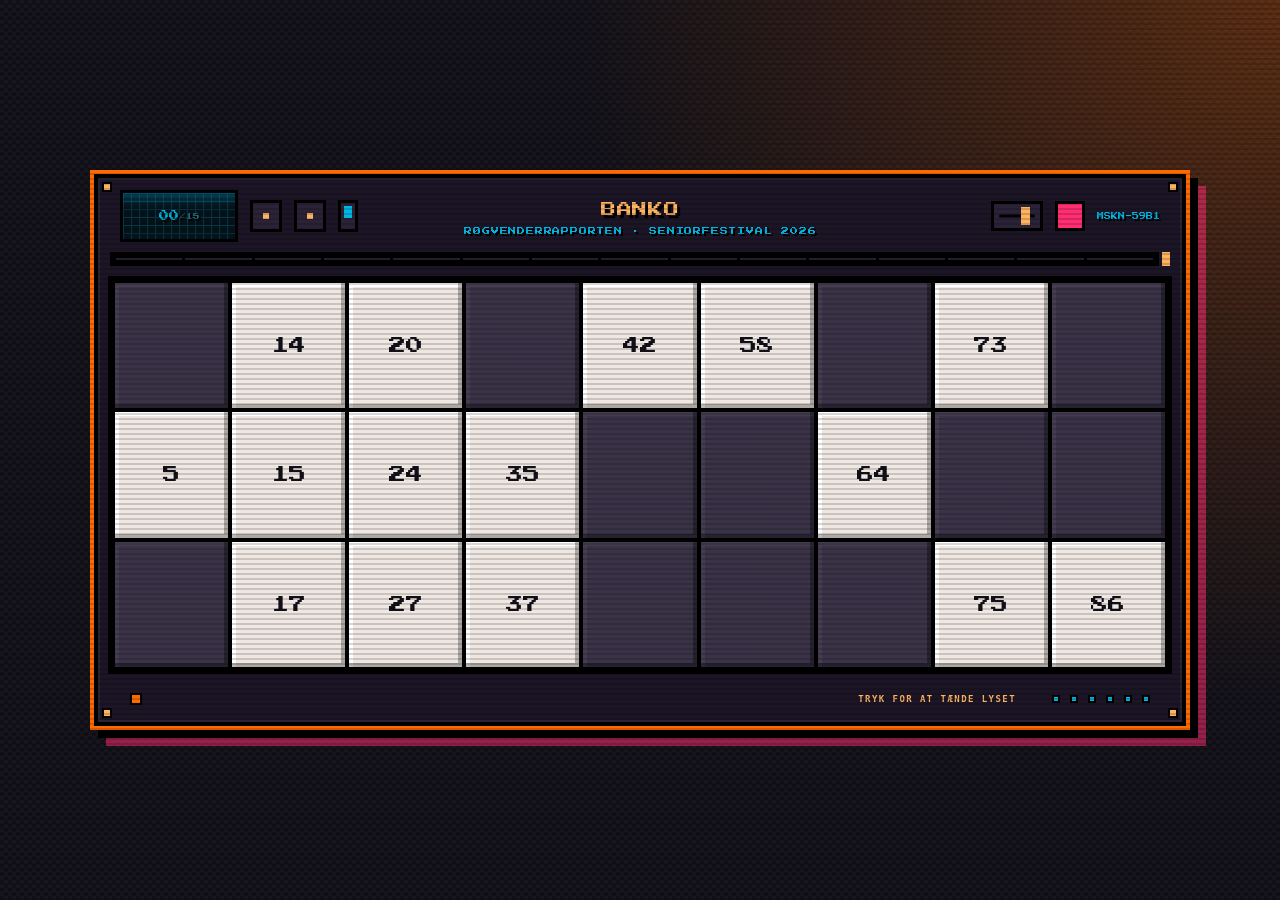
<file: D/index.html>
<!DOCTYPE html>
<html lang="da">
<head>
<meta charset="UTF-8">
<meta name="viewport" content="width=device-width, initial-scale=1, maximum-scale=1, user-scalable=no, viewport-fit=cover">
<title>BANKO — Maskinen · Landslejr 2026</title>
<link rel="preconnect" href="https://fonts.googleapis.com">
<link rel="preconnect" href="https://fonts.gstatic.com" crossorigin>
<link href="https://fonts.googleapis.com/css2?family=Press+Start+2P&display=swap" rel="stylesheet">
<style>
  *{ box-sizing:border-box; -webkit-tap-highlight-color:transparent; }
  html,body{ margin:0; height:100%; background:#0c0906; overflow:hidden; }
  body{
    --orange:#ff6b1a; --orange-deep:#e0490f; --glow:#ff922e; --hot:#ffb257;
    --teal:#3fe6cc; --party:#c94fd6; --party2:#42d6c0;
    --bg:#140f0b; --panel:#1e1712; --plate:#efe8dd; --plate-blank:#cdbfae; --ink:#181310;
    --bezel1:#d8c9a6; --bezel2:#b39a68; --glowbg:#43301d; --sub:#a98d68; --btnglow:#ff922e;
    font-family:ui-monospace,"SF Mono",Menlo,monospace;
  }

  /* --- Stage: always-landscape (ADR-10). Portrait → rotate whole app 90° via CSS. --- */
  .stage{
    position:relative; overflow:hidden;
    width:100vw; height:100vh; width:100dvw; height:100dvh;
    display:flex; align-items:center; justify-content:center;
    background:radial-gradient(120% 90% at 50% -20%,var(--glowbg) 0%,var(--bg) 55%); transition:background .45s;
    padding:max(10px,env(safe-area-inset-top)) max(10px,env(safe-area-inset-right)) max(10px,env(safe-area-inset-bottom)) max(10px,env(safe-area-inset-left));
  }
  /* Natural landscape: fill the wide screen. Panel takes the full viewport height
     (never under the address bar), grid flexes to fill, cells drop the square lock
     so numbers grow big instead of leaving black side-bars. Capped for desktop. */
  @media (orientation:landscape){
    .stage .bezel{ width:100%; max-width:min(1100px, 96vw); height:min(calc(100dvh - 16px), 560px); }
    .panel{ display:flex; flex-direction:column; height:100%; }
    .stage .grid{ flex:1 1 auto; min-height:0; min-width:0; grid-template-columns:repeat(9,minmax(0,1fr)); }
    .stage .cell{ aspect-ratio:auto; }   /* .stage bumps specificity over base .grid / .cell rules that come later in source */
  }
  @media (orientation:portrait){
    .stage{
      position:fixed; top:0; left:100%;
      width:100vh; height:100vw; width:100dvh; height:100dvw;
      transform:rotate(90deg); transform-origin:top left;
      padding:max(10px,env(safe-area-inset-left)) max(10px,env(safe-area-inset-top)) max(10px,env(safe-area-inset-right)) max(10px,env(safe-area-inset-bottom));
    }
    /* Rotated machine is landscape-shaped → fill layout so cells fit the (short) height instead of overflowing.
       Machine width relates to screen height (dvh), machine height to screen width (dvw). */
    .stage .bezel{ width:100%; max-width:min(1100px, 96dvh); height:min(calc(100dvw - 16px), 560px); }
    .panel{ display:flex; flex-direction:column; height:100%; }
    .stage .grid{ flex:1 1 auto; min-height:0; min-width:0; grid-template-columns:repeat(9,minmax(0,1fr)); }
    .stage .cell{ aspect-ratio:auto; }
  }
  /* Small machines (old/small phones): the full-size 2× chrome + centered title overflows the rail.
     Scale the top chrome down so the title never collides with the controls. Grid stays big. */
  @media (orientation:portrait) and (max-height:720px), (orientation:landscape) and (max-width:760px){
    .stage .rail{ padding:3px 40px 6px; gap:6px; }
    .stage .lgroup, .stage .rgroup{ gap:6px; }
    .stage .crt{ width:68px; height:34px; }
    .stage .crt-num{ font-size:18px; } .stage .crt-num span{ font-size:12px; }
    .stage .scan{ height:10px; }
    .stage .knob{ width:22px; height:22px; } .stage .tgl{ width:14px; height:22px; } .stage .redbtn{ width:22px; height:22px; }
    .stage .fader{ width:36px; height:22px; }
    .stage .title{ font-size:14px; letter-spacing:.1em; text-indent:.1em; }
    .stage .sub{ font-size:6px; letter-spacing:.14em; text-indent:.14em; }
    .stage .serial{ font-size:9.5px; }
    .stage .screw{ width:28px; height:28px; }
    .stage .s1{top:6px;left:6px}.stage .s2{top:6px;right:6px}.stage .s3{bottom:6px;left:6px}.stage .s4{bottom:6px;right:6px}
  }
  /* Ultra-small (ancient phones, ~320×480): shrink the chrome one more step */
  @media (orientation:portrait) and (max-height:520px), (orientation:landscape) and (max-width:560px){
    .stage .rail{ padding:3px 34px 5px; gap:5px; }
    .stage .lgroup, .stage .rgroup{ gap:5px; }
    .stage .crt{ width:56px; height:28px; } .stage .crt-num{ font-size:15px; } .stage .crt-num span{ font-size:9px; }
    .stage .knob{ width:20px; height:20px; } .stage .tgl{ width:13px; height:20px; } .stage .redbtn{ width:20px; height:20px; }
    .stage .fader{ width:30px; height:20px; }
    .stage .title{ font-size:11px; letter-spacing:.04em; text-indent:.04em; }
    .stage .sub{ font-size:5.5px; }
    .stage .serial{ font-size:8.5px; }
    .stage .screw{ width:24px; height:24px; }
    .stage .s1{top:5px;left:5px}.stage .s2{top:5px;right:5px}.stage .s3{bottom:5px;left:5px}.stage .s4{bottom:5px;right:5px}
  }

  .bezel{ background:linear-gradient(180deg,var(--bezel1),var(--bezel2)); transition:background .45s; padding:7px; border-radius:15px; max-width:820px; width:100%;
    box-shadow:inset 0 1px 0 rgba(255,255,255,.5),inset 0 -3px 6px rgba(0,0,0,.35),0 12px 34px rgba(0,0,0,.55); }
  .panel{ position:relative; background:var(--panel); border:1px solid #3a2c1e; border-radius:9px;
    padding:11px 14px 12px; box-shadow:inset 0 0 46px rgba(0,0,0,.6); overflow:hidden; transition:box-shadow .3s,background .45s; }
  .panel.party{ animation:disco 1.1s linear infinite; }
  @keyframes disco{
    0%{ box-shadow:inset 0 0 60px rgba(201,79,214,.34),0 0 0 2px rgba(255,107,26,.5) }
    33%{ box-shadow:inset 0 0 60px rgba(63,214,192,.34),0 0 0 2px rgba(201,79,214,.6) }
    66%{ box-shadow:inset 0 0 60px rgba(255,107,26,.4),0 0 0 2px rgba(63,214,192,.6) }
    100%{ box-shadow:inset 0 0 60px rgba(201,79,214,.34),0 0 0 2px rgba(255,107,26,.5) }
  }

  .screw{ position:absolute; z-index:5; width:40px; height:40px; border-radius:50%;
    background:radial-gradient(circle at 38% 30%, #f2e9d2 0%, #dccaa2 24%, #ab9569 60%, #6f5a3b 88%, #4c3c26 100%);
    border:1px solid #43331f;
    box-shadow:inset 0 2px 3px rgba(255,255,255,.55), inset 0 -4px 7px rgba(0,0,0,.5), 0 1px 3px rgba(0,0,0,.55); }
  .screw::before, .screw::after{ content:""; position:absolute; top:50%; left:17%; right:17%; height:11%;
    background:linear-gradient(#2c2013,#150e07); border-radius:3px;
    box-shadow:inset 0 1px 2px rgba(0,0,0,.9), 0 1px 0 rgba(255,255,255,.22); }
  .screw::before{ transform:translateY(-50%) rotate(35deg); }
  .screw::after{ transform:translateY(-50%) rotate(125deg); }
  .s1{top:7px;left:7px}.s2{top:7px;right:7px}.s3{bottom:7px;left:7px}.s4{bottom:7px;right:7px}

  .rail{ position:relative; display:flex; align-items:center; justify-content:space-between; gap:12px; padding:4px 50px 8px; }
  .lgroup, .rgroup{ display:flex; align-items:center; gap:12px; flex:none; }
  .crt{ position:relative; width:104px; height:52px; border-radius:8px; background:#04120f; flex:none; border:2px solid #3a2c1e; box-shadow:inset 0 0 14px rgba(63,230,204,.35); overflow:hidden; }
  .crt-grid{ position:absolute; inset:0; opacity:.32; background-image:linear-gradient(var(--teal) 1px,transparent 1px),linear-gradient(90deg,var(--teal) 1px,transparent 1px); background-size:12px 12px; }
  .crt-num{ position:absolute; inset:0; display:flex; align-items:center; justify-content:center; color:var(--teal); font-weight:800; font-size:28px; text-shadow:0 0 8px var(--teal) }
  .crt-num span{ color:#6f8f88; font-size:18px }
  .scan{ position:absolute; left:0; right:0; height:14px; background:linear-gradient(rgba(63,230,204,.18),transparent); animation:scan 2.6s linear infinite }
  @keyframes scan{ 0%{ top:-14px } 100%{ top:52px } }
  .knobs{ display:flex; align-items:center; gap:12px; flex:none }
  .knob{ width:32px; height:32px; border-radius:50%; position:relative; background:radial-gradient(circle at 38% 30%,#4a3a2a,#181109 78%); border:2px solid #4a3a2a }
  .knob::after{ content:""; position:absolute; left:50%; top:4px; width:4px; height:12px; background:var(--hot); border-radius:2px; box-shadow:0 0 6px var(--btnglow); transform-origin:bottom }
  .k1::after{ transform:translateX(-50%) rotate(-40deg) } .k3::after{ transform:translateX(-50%) rotate(40deg) }
  .tgl{ width:20px; height:32px; border-radius:3px; background:#241a12; border:2px solid #4a3a2a; position:relative }
  .tgl.on::after{ content:""; position:absolute; left:3px; right:3px; top:3px; height:12px; border-radius:2px; background:var(--hot); box-shadow:0 0 6px var(--btnglow) }
  .tgl.flip{ animation:tglflip .22s ease }
  @keyframes tglflip{ 0%,100%{ transform:scale(1) } 50%{ transform:scale(1.18) } }
  .redbtn{ width:30px; height:30px; border-radius:50%; background:radial-gradient(circle at 38% 32%,#ff6a5a,#a01508 76%); border:3px solid #2a0d07; box-shadow:0 0 12px rgba(220,40,20,.5) }
  /* New control types (right cluster, balance the left) — distinct from knob/toggle/CRT/redbtn */
  .fader{ position:relative; width:52px; height:30px; border-radius:4px; background:#181109; border:2px solid #4a3a2a; box-shadow:inset 0 1px 4px rgba(0,0,0,.7); flex:none; cursor:pointer }
  .fader::before{ content:""; position:absolute; left:5px; right:5px; top:50%; height:3px; transform:translateY(-50%); background:#3a2c1e; border-radius:2px }
  .fader::after{ content:""; position:absolute; top:3px; bottom:3px; left:58%; width:9px; border-radius:3px; background:linear-gradient(#e2d3ad,#8a7550); box-shadow:0 0 5px rgba(0,0,0,.6),inset 0 1px 0 rgba(255,255,255,.5) }
  .fader.slid::after{ animation:faderslide .4s ease }
  @keyframes faderslide{ 0%{ left:58% } 50%{ left:14% } 100%{ left:58% } }

  .nameplate{ position:absolute; left:50%; top:50%; transform:translate(-50%,-50%); text-align:center; line-height:1; z-index:2; pointer-events:none; }
  .nameplate .title, .nameplate .sub{ pointer-events:auto; }
  .title{ color:var(--orange); font-weight:800; font-size:20px; letter-spacing:.26em; text-indent:.26em; text-shadow:0 0 16px rgba(255,107,26,.6); cursor:pointer; user-select:none; white-space:nowrap; }
  .title.flick{ animation:titleflick .55s steps(1); }
  @keyframes titleflick{ 0%{opacity:1} 15%{opacity:.25} 30%{opacity:1} 45%{opacity:.35} 60%{opacity:1} 75%{opacity:.5} 100%{opacity:1} }
  .title.blast{ animation:titleblast .7s ease; }
  @keyframes titleblast{
    0%{ transform:none; filter:none }
    25%{ transform:scale(1.2) rotate(-2deg); filter:brightness(1.5) }
    50%{ transform:scale(1.12) rotate(2deg); filter:hue-rotate(120deg) brightness(1.5) }
    75%{ transform:scale(1.16) rotate(-1deg); filter:hue-rotate(250deg) brightness(1.4) }
    100%{ transform:none; filter:none }
  }
  .sub{ color:var(--sub); font-size:8.5px; letter-spacing:.3em; text-indent:.3em; margin-top:4px; white-space:nowrap; pointer-events:auto; cursor:pointer }
  .serial{ flex:none; color:var(--teal); font-weight:800; font-size:12px; letter-spacing:1px; text-shadow:0 0 8px var(--teal); white-space:nowrap }

  .batwrap{ display:flex; align-items:stretch; gap:3px; margin:0 2px 11px; cursor:pointer; }
  .battery{ flex:1; display:flex; gap:2px; padding:3px; background:#0c0906; border:2px solid #4a3a2a; border-radius:5px; box-shadow:inset 0 0 6px #000; }
  .battery i{ flex:1; border-radius:1px; background:#241d15; transition:background .14s,box-shadow .14s }
  .battery i.on.g{ background:#46d97a; box-shadow:0 0 6px #46d97a }
  .battery i.on.a{ background:var(--hot); box-shadow:0 0 6px var(--glow) }
  .battery i.on.r{ background:#ff4d3d; box-shadow:0 0 8px #ff4d3d }
  .nub{ width:5px; align-self:center; height:14px; background:#4a3a2a; border-radius:0 3px 3px 0 }
  .full .battery{ border-color:var(--orange); box-shadow:inset 0 0 6px #000,0 0 14px rgba(255,107,26,.6) }

  /* Secret line = absolute overlay → never reflows the grid. Bigger, centered over the machine. */
  .secret{ position:absolute; left:0; right:0; top:46%; transform:translateY(-50%); z-index:6; text-align:center; padding:0 6%;
    color:#fff; font-size:clamp(22px,5.6vw,40px); font-weight:900; letter-spacing:.06em; line-height:1.15;
    opacity:0; pointer-events:none; transition:opacity .25s;
    text-shadow:0 0 30px var(--glow),0 0 10px var(--orange),0 2px 6px rgba(0,0,0,.9); }
  .secret.show{ opacity:1; }
  .secret.punch{ animation:secpunch .45s ease; }
  @keyframes secpunch{ 0%{transform:translateY(-50%) scale(.6)} 55%{transform:translateY(-50%) scale(1.16)} 100%{transform:translateY(-50%) scale(1)} }
  /* Senior egg — text arrives tilted with its own pop */
  .secret.soul{ transform:translateY(-50%) rotate(-7deg); animation:soulpop .55s cubic-bezier(.2,1.3,.4,1); }
  @keyframes soulpop{ 0%{transform:translateY(-50%) rotate(-7deg) scale(.5);opacity:0} 60%{transform:translateY(-50%) rotate(-7deg) scale(1.12)} 100%{transform:translateY(-50%) rotate(-7deg) scale(1)} }
  /* Aura — new background: warm halo that breathes + gentle rising light (supports the wholesome message) */
  .aura{ position:absolute; inset:0; z-index:5; pointer-events:none; opacity:0; transition:opacity .45s; overflow:hidden; }
  .aura.show{ opacity:1; }
  .aura::before{ content:""; position:absolute; inset:-25%; background:radial-gradient(circle at 50% 47%, rgba(255,198,124,.5), rgba(255,120,40,.15) 42%, transparent 68%); animation:auraBreathe 3.2s ease-in-out infinite; }
  .aura::after{ content:""; position:absolute; inset:0; background:repeating-linear-gradient(0deg, rgba(255,226,190,.07) 0 2px, transparent 2px 26px); animation:auraRise 2.4s linear infinite; }
  @keyframes auraBreathe{ 0%,100%{ transform:scale(.9); opacity:.55 } 50%{ transform:scale(1.14); opacity:1 } }
  @keyframes auraRise{ from{ transform:translateY(0) } to{ transform:translateY(-26px) } }

  .grid{ display:grid; grid-template-columns:repeat(9,1fr); grid-template-rows:repeat(3,1fr); gap:5px; background:#100b07; padding:6px; border-radius:8px; border:1px solid #4a3a2b; container-type:inline-size; }
  .cell{ aspect-ratio:1; display:flex; align-items:center; justify-content:center; font-size:clamp(15px,6.4cqw,38px); font-weight:800; border-radius:6px; position:relative; }
  .cell.num{ background:var(--plate); color:var(--ink); cursor:pointer; box-shadow:inset 0 -3px 0 rgba(0,0,0,.2),inset 0 1px 0 rgba(255,255,255,.6); transition:transform .05s,box-shadow .1s,background .12s,color .12s; }
  .cell.num:active{ transform:translateY(2px); box-shadow:inset 0 -1px 0 rgba(0,0,0,.2) }
  .cell.blank{ background:var(--plate-blank); opacity:.26 }
  .cell.lit{ color:#fff; text-shadow:0 1px 2px rgba(0,0,0,.55); background:radial-gradient(circle at 50% 42%,var(--hot) 0%,var(--orange) 58%,var(--orange-deep) 100%); box-shadow:0 0 0 2px color-mix(in srgb,var(--btnglow) 50%,#000),0 0 22px 4px color-mix(in srgb,var(--btnglow) 56%,transparent),inset 0 2px 7px rgba(255,220,180,.6); animation:pulse 2.1s ease-in-out infinite; }
  @keyframes pulse{ 0%,100%{ box-shadow:0 0 0 2px color-mix(in srgb,var(--btnglow) 50%,#000),0 0 16px 3px color-mix(in srgb,var(--btnglow) 42%,transparent),inset 0 2px 7px rgba(255,220,180,.6) } 50%{ box-shadow:0 0 0 2px color-mix(in srgb,var(--btnglow) 50%,#000),0 0 28px 7px color-mix(in srgb,var(--btnglow) 63%,transparent),inset 0 2px 7px rgba(255,220,180,.6) } }

  .statusbar{ display:flex; align-items:center; gap:12px; margin-top:12px; padding:0 50px; height:26px }
  .pwr{ width:18px; height:18px; border-radius:50%; background:var(--btnglow); box-shadow:0 0 12px 3px var(--btnglow); animation:breathe 2.4s ease-in-out infinite }
  @keyframes breathe{ 0%,100%{ opacity:.55 } 50%{ opacity:1 } }
  .rivets{ margin-left:24px; display:flex; align-items:center; gap:10px; flex:none; }
  .rivets i{ width:9px; height:9px; border-radius:50%; background:radial-gradient(circle at 35% 30%,#6b5738,#241a10 78%); box-shadow:inset 0 0 1px #000,0 1px 0 rgba(255,255,255,.08); cursor:pointer; }
  .readout{ margin-left:auto; color:var(--sub); font-size:10px; letter-spacing:.2em; cursor:pointer; white-space:nowrap }
  .readout.tease{ animation:stamp .4s ease; color:var(--hot); text-shadow:0 0 8px var(--glow) }
  .party .pwr{ background:var(--party2); box-shadow:0 0 10px 3px var(--party) }

  /* Debug (?fejlfinding) */
  .dbg{ display:none; gap:8px; align-items:center; margin:8px 2px 0; }
  .dbg.on{ display:flex; }
  .dbg button{ font-family:inherit; font-size:12px; font-weight:800; letter-spacing:.08em; color:#fff; background:radial-gradient(circle at 38% 32%,#ff6a5a,#a01508 76%); border:1.5px solid #2a0d07; border-radius:6px; padding:7px 12px; cursor:pointer; }
  .dbg .info{ color:#a98d68; font-size:10px; }

  /* --- Party overlay (ADR-12): win-type + confetti + return countdown --- */
  .confetti{ position:absolute; inset:0; pointer-events:none; z-index:7; }
  .win{ position:absolute; inset:0; z-index:5; display:flex; flex-direction:column; align-items:center; justify-content:center; gap:clamp(24px,7vh,56px);
    background:rgba(20,15,11,.74); opacity:0; pointer-events:none; transition:opacity .25s; }
  .win.show{ opacity:1; pointer-events:auto; }
  .win .type{ font-size:clamp(34px,9vw,60px); font-weight:900; letter-spacing:.12em; color:#fff; text-align:center;
    text-shadow:0 0 34px var(--glow),0 0 8px var(--orange); transform:rotate(-6deg) scale(.85); transition:transform .25s; }
  .win.show .type{ transform:rotate(-6deg) scale(1); }
  .win .banko{ font-size:clamp(18px,4vw,26px); font-weight:800; letter-spacing:.3em; color:var(--hot); }
  .ret{ width:70%; max-width:420px; }
  .ret .lbl{ text-align:center; color:#e9d9bd; font-size:11px; letter-spacing:.2em; margin-bottom:6px; }
  .ret .track{ height:10px; border-radius:6px; background:#0c0906; border:2px solid #4a3a2a; overflow:hidden; box-shadow:inset 0 0 6px #000; }
  .ret .bar{ height:100%; width:100%; background:linear-gradient(90deg,var(--hot),var(--orange),var(--orange-deep)); }
  .ret .bar.run{ width:0; transition:width 10s linear; }

  /* --- Easter eggs (all on non-functional chrome; never block marking) --- */
  /* A — red button overheat: shake + amber flash */
  .bezel.shake{ animation:shake .5s ease; }
  @keyframes shake{ 0%,100%{transform:translate(0,0)} 20%{transform:translate(-4px,2px) rotate(-.4deg)} 40%{transform:translate(4px,-2px) rotate(.4deg)} 60%{transform:translate(-3px,1px)} 80%{transform:translate(3px,-1px)} }
  .flash{ position:absolute; inset:0; z-index:5; background:var(--hot); opacity:0; pointer-events:none; }
  .flash.on{ animation:flashpulse .16s steps(1) 3; }
  @keyframes flashpulse{ 0%{opacity:.5} 50%{opacity:0} 100%{opacity:.5} }
  /* B — konami max-disco strobe (no confetti) */
  .strobe{ position:absolute; inset:0; z-index:5; opacity:0; pointer-events:none; mix-blend-mode:screen; }
  .strobe.on{ animation:strobe .11s steps(1) infinite; }
  @keyframes strobe{ 0%{background:#fff;opacity:.85} 25%{background:var(--party);opacity:.7} 50%{background:#000;opacity:.25} 75%{background:var(--teal);opacity:.7} 100%{background:var(--orange);opacity:.8} }
  /* Combo 1 — white strobe rave */
  .strobe.white{ animation:wstrobe .09s steps(1) infinite; }
  @keyframes wstrobe{ 0%{background:#fff;opacity:.92} 50%{background:#000;opacity:.12} 100%{background:#fff;opacity:.92} }
  /* Combo 2 — expanding shockwave rings */
  .pulsering{ position:absolute; left:50%; top:50%; width:30px; height:30px; margin:-15px 0 0 -15px; border-radius:50%; border:4px solid var(--glow); z-index:7; pointer-events:none; box-shadow:0 0 16px var(--glow); animation:pulsering 1s ease-out forwards; }
  @keyframes pulsering{ 0%{ transform:scale(.2); opacity:.9 } 100%{ transform:scale(9); opacity:0 } }
  /* Combo 4 — police siren red/blue flood */
  .siren{ position:absolute; inset:0; z-index:5; opacity:0; pointer-events:none; mix-blend-mode:screen; }
  .siren.on{ animation:sirenflood .5s steps(1) infinite; }
  @keyframes sirenflood{ 0%{ background:radial-gradient(circle at 22% 50%, rgba(255,40,40,.75), transparent 55%); opacity:1 } 50%{ background:radial-gradient(circle at 78% 50%, rgba(50,90,255,.75), transparent 55%); opacity:1 } 100%{ background:radial-gradient(circle at 22% 50%, rgba(255,40,40,.75), transparent 55%); opacity:1 } }
  /* Combo 6 — 8-bit victory colour flash */
  .strobe.chip{ animation:chipflash .16s steps(1) infinite; }
  @keyframes chipflash{ 0%{background:#ffde3a;opacity:.72} 33%{background:#3fe6cc;opacity:.72} 66%{background:#ff6b1a;opacity:.72} 100%{background:#c94fd6;opacity:.72} }
  /* Combo 7 — bass-drop panel throb */
  .panel.throb{ animation:throb .5s ease-in-out 4; }
  @keyframes throb{ 0%,100%{ transform:scale(1); box-shadow:inset 0 0 46px rgba(0,0,0,.6) } 50%{ transform:scale(1.035); box-shadow:inset 0 0 60px rgba(255,60,20,.4),0 0 30px rgba(255,80,30,.5) } }
  /* Combo 8 — power-up gold glow flash */
  .panel.flashup{ animation:flashup .5s ease; }
  @keyframes flashup{ 0%,100%{ box-shadow:inset 0 0 46px rgba(0,0,0,.6) } 50%{ box-shadow:inset 0 0 40px rgba(255,220,120,.5),0 0 28px rgba(255,210,90,.75) } }
  /* Combo 9 — power-down brief dim */
  .panel.dim{ animation:pdim .85s ease; }
  @keyframes pdim{ 0%,100%{ filter:none } 45%{ filter:brightness(.5) saturate(.6) } }
  /* C — knob rev spin */
  .knob{ cursor:pointer; }
  .knob.rev{ animation:knobspin .6s cubic-bezier(.2,.8,.3,1); }
  @keyframes knobspin{ to{ transform:rotate(540deg) } }
  /* D — screws unscrew, fall, engine-room finale */
  .screw{ cursor:pointer; touch-action:none; transition:transform .25s,opacity .25s; }
  .screw.tick{ animation:screwtick 1.5s; }
  @keyframes screwtick{
    0%{ transform:rotate(0); animation-timing-function:cubic-bezier(.15,.85,.25,1) }   /* snap fast to 180° */
    16%{ transform:rotate(180deg); animation-timing-function:ease-out }                /* then unwind slowly back */
    100%{ transform:rotate(0) }
  }
  .screw.loosening{ animation:unscrew 1.5s linear forwards; }
  @keyframes unscrew{ 0%{transform:rotate(0) scale(1)} 100%{transform:rotate(540deg) scale(.9)} }
  /* Empty screw hole left behind after a screw falls out */
  .screw.hole{ background:radial-gradient(circle at 50% 42%, #000 0%, #0b0806 72%, #241a10 100%); border-color:#0a0705;
    box-shadow:inset 0 3px 6px rgba(0,0,0,.95), inset 0 -1px 2px rgba(255,255,255,.06), 0 1px 2px rgba(0,0,0,.5); }
  .screw.hole::before, .screw.hole::after{ display:none; }
  /* Fallen screw = a fixed-position clone appended to <body> → escapes the panel clip, drops out the window */
  /* Screws fall toward the MACHINE's bottom: down in landscape, left in portrait (machine rotated 90°) */
  .screwfly{ position:fixed; width:40px; height:40px; z-index:9999; pointer-events:none; }
  .screwfly.down{ animation:flydown 1.5s cubic-bezier(.4,.15,.7,1) forwards; }
  .screwfly.left{ animation:flyleft 1.5s cubic-bezier(.4,.15,.7,1) forwards; }
  @keyframes flydown{ 0%{ transform:translateY(0) rotate(0) } 100%{ transform:translateY(120vh) rotate(1100deg); opacity:.85 } }
  @keyframes flyleft{ 0%{ transform:translate(0,0) rotate(0) } 100%{ transform:translate(-120vw,0) rotate(1100deg); opacity:.85 } }
  /* D finale — panel comes loose and swings by its top-left corner, then snaps back */
  .panel.hang{ transform-origin:26px 26px; animation:hang 3.2s cubic-bezier(.3,.7,.4,1), disco 1.1s linear infinite; }
  @keyframes hang{
    0%{transform:none}
    12%{transform:translateY(20px) rotate(8deg)}
    30%{transform:translateY(15px) rotate(-6deg)}
    48%{transform:translateY(17px) rotate(5deg)}
    66%{transform:translateY(14px) rotate(-3deg)}
    82%{transform:translateY(8px) rotate(1.5deg)}
    100%{transform:none}   /* screws fly back → snaps straight */
  }
  .plaque{ position:absolute; inset:0; z-index:6; display:flex; align-items:center; justify-content:center; text-align:center;
    font-size:clamp(24px,7vw,50px); font-weight:900; letter-spacing:.12em; color:var(--hot); background:rgba(10,7,4,.82);
    opacity:0; pointer-events:none; transition:opacity .3s; text-shadow:0 0 30px var(--glow); }
  .plaque.show{ opacity:1; }
  /* Hidden FDF'erfest ad (long-press red button) — slides down, machine-styled, non-blocking */
  /* Top banner. Opaque, lighter-than-panel background so it reads as a raised banner (not just an orange ring). */
  .ad{ position:absolute; left:8px; right:8px; top:8px; z-index:8; display:flex; align-items:center; justify-content:center; gap:10px;
    background:linear-gradient(180deg,#3a2b1c,#241a10); border:2px solid var(--orange); border-radius:10px;
    padding:10px 14px; box-shadow:0 10px 26px rgba(0,0,0,.7),0 0 22px rgba(255,107,26,.55);
    transform:translateY(-180%); pointer-events:none; transition:transform .42s cubic-bezier(.3,1.25,.5,1); }
  .ad.show{ transform:translateY(0); pointer-events:auto; }
  .adtxt{ color:var(--plate); font-size:clamp(11px,2.5vw,15px); letter-spacing:.02em; }
  .adtxt b{ color:var(--hot); }
  .adbtn{ flex:none; color:#fff; text-decoration:none; font-weight:800; font-size:clamp(11px,2.5vw,14px); letter-spacing:.08em; white-space:nowrap;
    background:radial-gradient(circle at 40% 30%,var(--hot),var(--orange) 60%,var(--orange-deep)); padding:6px 13px; border-radius:6px; box-shadow:0 0 10px rgba(255,107,26,.6); }
  .adclose{ flex:none; color:var(--sub); font-size:14px; cursor:pointer; padding:0 2px; }
  /* Easter egg — blank-cell tap: propeller flies across the whole screen, spinning. */
  .propfly{ position:absolute; top:38%; left:-320px; z-index:60; width:min(260px,45vmin); pointer-events:none; animation:propcross 2.2s linear forwards; }
  .propfly img{ display:block; width:100%; filter:drop-shadow(0 6px 14px rgba(0,0,0,.55)); animation:propspin 0.85s linear infinite; }
  @keyframes propcross{ from{ left:-320px; } to{ left:calc(100% + 400px); } }
  @keyframes propspin{ from{ transform:rotate(0); } to{ transform:rotate(360deg); } }
  /* MASKINEN final — rotating disco spotlights sweeping across the machine */
  .beams{ position:absolute; inset:-40%; z-index:4; pointer-events:none; opacity:0; mix-blend-mode:screen; transition:opacity .3s;
    background:conic-gradient(from 0deg,
      transparent 0 14deg, rgba(255,146,46,.55) 14deg 22deg, transparent 22deg 60deg,
      rgba(201,79,214,.5) 60deg 68deg, transparent 68deg 108deg,
      rgba(63,214,192,.45) 108deg 116deg, transparent 116deg 168deg,
      rgba(255,107,26,.55) 168deg 176deg, transparent 176deg 240deg,
      rgba(255,178,87,.5) 240deg 248deg, transparent 248deg 300deg,
      rgba(201,79,214,.45) 300deg 308deg, transparent 308deg 360deg); }
  .beams.on{ opacity:1; animation:beamspin 3.4s linear infinite; }
  @keyframes beamspin{ to{ transform:rotate(360deg); } }
  /* MASKINEN final — big text across the machine (transparent → machine dances behind) */
  .bigtext{ position:absolute; inset:0; z-index:6; display:flex; align-items:center; justify-content:center; text-align:center; padding:0 5%;
    font-size:clamp(28px,10vw,78px); font-weight:900; letter-spacing:.04em; line-height:1.02; color:#fff;
    text-shadow:0 0 34px var(--glow),0 0 12px var(--orange),0 3px 0 rgba(0,0,0,.35);
    opacity:0; pointer-events:none; transform:scale(.7) rotate(-5deg); transition:opacity .3s,transform .3s; }
  .bigtext.show{ opacity:1; animation:bigwob 1.5s ease-in-out infinite .3s; }
  @keyframes bigwob{ 0%,100%{transform:scale(1) rotate(-5deg)} 50%{transform:scale(1.05) rotate(-2.5deg)} }
  /* dancing plate */
  .grid.dance .cell.num{ animation:platedance .5s ease-in-out infinite; }
  @keyframes platedance{ 0%,100%{transform:translateY(0) scale(1)} 50%{transform:translateY(-7px) scale(1.06)} }
  .grid.dance .cell.num:nth-child(3n){ animation-delay:.08s } .grid.dance .cell.num:nth-child(3n+2){ animation-delay:.16s }
  /* Serial tap → "ÆGTE VARE" stamp */
  .serial{ cursor:pointer; }
  .serial.stamp{ animation:stamp .42s ease; color:#46d97a; text-shadow:0 0 10px #46d97a; }
  @keyframes stamp{ 0%{transform:scale(.5) rotate(-8deg);opacity:.3} 60%{transform:scale(1.25) rotate(3deg)} 100%{transform:scale(1) rotate(0)} }
  /* E — ember sparks when 90 lights up */
  .ember{ position:absolute; width:6px; height:6px; border-radius:50%; pointer-events:none; z-index:7;
    background:radial-gradient(circle,#fff 0%,#ffb257 40%,#e0490f 85%); box-shadow:0 0 8px #ff922e;
    animation:ember .9s ease-out forwards; }
  @keyframes ember{ to{ transform:translate(var(--dx),var(--dy)) scale(.15); opacity:0; } }

  /* ==========================================================================
     SENIORFESTIVAL RESKIN (variant D — 8-bit)
     Same brand palette as A/C, rendered as pixel art: zero radii, flat fills,
     hard offset shadows with no blur, stepped animations, scanlines + dither.
     Press Start 2P for the HUD (title, numbers, counter, win text); the rest
     stays chunky monospace, which is the arcade convention and keeps long
     Danish strings from overflowing the rail.
     Structure/JS untouched — every easter-egg target still exists, repainted.
     Palette: design/SENIORFESTIVAL-BRAND.md
     ========================================================================== */
  body{
    --sf-ink:#111018; --sf-ink-2:#1c1526;
    --sf-orange:#ff6a00; --sf-pink:#ff2d72; --sf-sand:#ffb25f; --sf-cyan:#00b5e2;
    --sf-paper:#efe7e2; --sf-paper-2:#d9d3cf;
    --px:"Press Start 2P",ui-monospace,monospace;
    /* Legacy machine tokens re-pointed at the brand so unconverted rules
       (embers, confetti, ads, strobes) land in-palette automatically. */
    --orange:#ff6a00; --orange-deep:#ff2d72; --glow:#ffb25f; --hot:#ffb25f;
    --teal:#00b5e2; --party:#ff2d72; --party2:#00b5e2;
    --bg:#111018; --panel:#1c1526; --plate:#efe7e2; --plate-blank:#3a3348;
    --ink:#111018; --sub:#ffb25f; --btnglow:#ff6a00;
  }
  html,body{ background:#0b0a10; }
  *{ image-rendering:pixelated; }

  /* Stage — dithered checkerboard ground + one corner bloom, hard-stopped. */
  .stage{ background:
      repeating-conic-gradient(rgba(255,255,255,.022) 0% 25%,transparent 0% 50%) 0 0/8px 8px,
      radial-gradient(circle at 100% 0%,rgba(255,106,0,.30),transparent 45%),
      var(--sf-ink); }
  /* Scanlines over everything — the one global 8-bit tell. */
  .stage::after{ content:""; position:absolute; inset:0; z-index:20; pointer-events:none;
    background:repeating-linear-gradient(0deg,rgba(0,0,0,.16) 0 2px,transparent 2px 5px); }

  /* Cabinet — flat slab, 4px ink outline, hard pixel drop shadow. No radii anywhere. */
  .bezel{ background:var(--sf-orange); padding:4px; border-radius:0; max-width:900px;
    box-shadow:8px 8px 0 #000, 16px 16px 0 rgba(255,45,114,.55); }
  .panel{ background:var(--sf-ink-2); border:4px solid #000; border-radius:0;
    box-shadow:inset 0 0 0 2px rgba(255,255,255,.06); padding:8px 10px 10px; }

  /* Screws → chunky 8px pixel studs. Still clickable, still unscrew. */
  .screw, .stage .screw{ width:10px; height:10px; border-radius:0; border:2px solid #000;
    background:var(--sf-sand); box-shadow:none; }
  .screw::before, .screw::after{ display:none; }
  .screw.hole{ background:#000; border-color:#2a2338; }
  .s1{top:4px;left:4px}.s2{top:4px;right:4px}.s3{bottom:4px;left:4px}.s4{bottom:4px;right:4px}
  .stage .s1{top:4px;left:4px}.stage .s2{top:4px;right:4px}
  .stage .s3{bottom:4px;left:4px}.stage .s4{bottom:4px;right:4px}

  /* HUD rail */
  .rail{ padding:4px 12px 10px; }
  .nameplate{ max-width:46%; }
  .lgroup, .rgroup{ max-width:29%; }
  .title{ font-family:var(--px); color:var(--sf-sand); font-weight:400;
    font-size:clamp(8px,1.5vw,15px); letter-spacing:.06em; text-indent:.06em;
    text-shadow:3px 3px 0 #000, 0 0 0 transparent; }
  .stage .title{ font-family:var(--px); letter-spacing:.06em; text-indent:.06em; }
  .sub{ font-family:var(--px); color:var(--sf-cyan); font-size:clamp(5px,.85vw,8px);
    letter-spacing:.1em; text-indent:.1em; margin-top:8px; text-shadow:2px 2px 0 #000; }

  /* CRT stays — it is the most 8-bit thing here. Recoloured to brand cyan. */
  .crt{ background:#06121a; border:3px solid #000; border-radius:0; box-shadow:none; width:118px; }
  .crt-grid{ background-image:linear-gradient(var(--sf-cyan) 1px,transparent 1px),
    linear-gradient(90deg,var(--sf-cyan) 1px,transparent 1px); background-size:8px 8px; opacity:.22; }
  .crt-num{ font-family:var(--px); color:var(--sf-cyan); font-weight:400;
    font-size:clamp(6px,.95vw,10px); text-shadow:2px 2px 0 #000; }
  .crt-num span{ color:#2d6b7d; font-size:.65em; }
  .scan{ background:linear-gradient(rgba(0,181,226,.30),transparent); animation:scan 2.6s steps(14) infinite; }

  /* Chrome controls → square pixel buttons. Kept in DOM so eggs still fire. */
  .knob{ border-radius:0; background:#2a2338; border:3px solid #000; }
  .knob::after{ left:50%; top:50%; width:6px; height:6px; border-radius:0;
    transform:translate(-50%,-50%) !important; background:var(--sf-sand); box-shadow:none; }
  .tgl{ border-radius:0; background:#2a2338; border:3px solid #000; }
  .tgl.on::after{ border-radius:0; background:var(--sf-cyan); box-shadow:none; }
  .fader{ border-radius:0; background:#2a2338; border:3px solid #000; box-shadow:none; }
  .fader::before{ background:#000; }
  .fader::after{ border-radius:0; background:var(--sf-sand); box-shadow:none; }
  .redbtn{ border-radius:0; background:var(--sf-pink); border:3px solid #000; box-shadow:none; }
  .serial{ font-family:var(--px); color:var(--sf-cyan); font-weight:400;
    font-size:clamp(4.5px,.62vw,7px); letter-spacing:0; text-shadow:2px 2px 0 #000; }

  /* Battery → chunky pixel meter. Same 15 segments, same JS. */
  .batwrap{ margin:0 2px 10px; }
  .battery{ background:#000; border:3px solid #000; border-radius:0; box-shadow:none; padding:3px; gap:3px; }
  .battery i{ background:#2a2338; border-radius:0; box-shadow:none; transition:background .08s steps(2); }
  .battery i.on.g{ background:var(--sf-sand); }
  .battery i.on.a{ background:var(--sf-orange); }
  .battery i.on.r{ background:var(--sf-pink); }
  .nub{ background:var(--sf-sand); border-radius:0; width:8px; }
  .full .battery{ border-color:var(--sf-orange); box-shadow:0 0 0 3px var(--sf-orange); }

  /* Plate — square pixel tiles. Numbers are the hero. */
  .grid{ background:#000; border:3px solid #000; border-radius:0; padding:4px; gap:4px; }
  .cell{ border-radius:0; font-family:var(--px); font-weight:400;
    font-size:clamp(7px,2.9cqw,17px); }
  .cell.num{ background:var(--sf-paper); color:var(--sf-ink);
    box-shadow:inset -4px -4px 0 rgba(0,0,0,.28), inset 4px 4px 0 #fff;
    transition:none; }
  .cell.num:active{ transform:translate(2px,2px);
    box-shadow:inset -2px -2px 0 rgba(0,0,0,.28), inset 2px 2px 0 #fff; }
  .cell.blank{ background:var(--plate-blank); opacity:1;
    box-shadow:inset -4px -4px 0 rgba(0,0,0,.35), inset 4px 4px 0 rgba(255,255,255,.05); }
  .cell.lit{ background:var(--sf-orange); color:#fff; text-shadow:2px 2px 0 rgba(0,0,0,.45);
    box-shadow:inset -4px -4px 0 var(--sf-pink), inset 4px 4px 0 var(--sf-sand); }
  /* Stepped blink instead of a smooth glow — 8-bit sprites do not fade. */
  @keyframes pulse{
    0%,49%  { box-shadow:inset -4px -4px 0 var(--sf-pink), inset 4px 4px 0 var(--sf-sand) }
    50%,100%{ box-shadow:inset -4px -4px 0 var(--sf-orange), inset 4px 4px 0 var(--sf-pink) } }
  .cell.lit{ animation-timing-function:steps(1) !important; }

  /* Status bar */
  .statusbar{ padding:0 22px; }
  .pwr{ width:12px; height:12px; border-radius:0; background:var(--sf-orange);
    border:2px solid #000; box-shadow:none; animation:breathe 1s steps(2) infinite; }
  .readout{ color:var(--sf-sand); font-size:9px; letter-spacing:.16em; font-weight:800; }
  .rivets i{ border-radius:0; width:8px; height:8px; background:var(--sf-cyan);
    border:2px solid #000; box-shadow:none; }

  /* Win / party — arcade victory screen */
  .win{ background:repeating-linear-gradient(0deg,rgba(0,0,0,.30) 0 2px,transparent 2px 4px),rgba(17,16,24,.95); }
  .win .type{ font-family:var(--px); font-weight:400; font-size:clamp(16px,5.5vw,40px);
    letter-spacing:.06em; text-shadow:4px 4px 0 var(--sf-pink), 8px 8px 0 #000; }
  .win .banko{ font-family:var(--px); color:var(--sf-sand); font-weight:400;
    font-size:clamp(10px,2.4vw,18px); letter-spacing:.12em; text-shadow:3px 3px 0 #000; }
  .ret .lbl{ font-family:var(--px); color:var(--sf-cyan); font-size:8px; letter-spacing:.08em;
    text-shadow:2px 2px 0 #000; }
  .ret .track{ background:#000; border:3px solid #000; border-radius:0; box-shadow:none; }
  .ret .bar{ background:var(--sf-orange); }
  .ret .bar.run{ transition:width 10s steps(40); }

  /* Overlays & eggs — flat fills, hard shadows, no blur */
  .secret, .plaque, .bigtext{ font-family:var(--px); font-weight:400; letter-spacing:.05em; }
  .secret{ font-size:clamp(9px,2.4vw,18px); }
  .plaque{ background:rgba(17,16,24,.90); color:var(--sf-sand);
    font-size:clamp(12px,4vw,30px); text-shadow:4px 4px 0 #000; }
  .bigtext{ font-size:clamp(14px,6vw,48px); color:var(--sf-sand);
    text-shadow:4px 4px 0 var(--sf-pink), 8px 8px 0 #000; }
  .ad{ background:var(--sf-ink-2); border:4px solid #000; border-radius:0;
    box-shadow:6px 6px 0 var(--sf-orange); }
  .adtxt{ color:var(--sf-paper); }
  .adtxt b{ color:var(--sf-sand); }
  .adbtn{ font-family:var(--px); font-size:clamp(7px,1.6vw,10px); font-weight:400;
    background:var(--sf-orange); color:#fff; border-radius:0; box-shadow:3px 3px 0 #000; letter-spacing:.04em; }
  .adclose{ color:var(--sf-sand); }
  .dbg button{ font-family:var(--px); font-size:9px; font-weight:400; background:var(--sf-pink);
    border:3px solid #000; border-radius:0; }
  .dbg .info{ color:var(--sf-cyan); }
  .aura::before{ background:radial-gradient(circle at 50% 47%,rgba(255,178,95,.45),
    rgba(255,106,0,.18) 40%,transparent 66%); }
  .ember{ border-radius:0; width:6px; height:6px; background:var(--sf-sand); box-shadow:none;
    animation-timing-function:steps(6); }
  .pulsering{ border-radius:0; border:6px solid var(--sf-sand); box-shadow:none;
    animation-timing-function:steps(10); }
  @keyframes chipflash{ 0%{background:var(--sf-sand);opacity:.7} 33%{background:var(--sf-cyan);opacity:.7}
    66%{background:var(--sf-orange);opacity:.7} 100%{background:var(--sf-pink);opacity:.7} }
  @keyframes strobe{ 0%{background:#fff;opacity:.85} 25%{background:var(--sf-pink);opacity:.7}
    50%{background:#000;opacity:.25} 75%{background:var(--sf-cyan);opacity:.7}
    100%{background:var(--sf-orange);opacity:.8} }
  .beams{ background:conic-gradient(from 0deg,
      transparent 0 14deg, rgba(255,106,0,.55) 14deg 22deg, transparent 22deg 60deg,
      rgba(255,45,114,.5) 60deg 68deg, transparent 68deg 108deg,
      rgba(0,181,226,.45) 108deg 116deg, transparent 116deg 168deg,
      rgba(255,178,95,.55) 168deg 176deg, transparent 176deg 240deg,
      rgba(255,106,0,.5) 240deg 248deg, transparent 248deg 300deg,
      rgba(255,45,114,.45) 300deg 308deg, transparent 308deg 360deg); }
  .beams.on{ animation:beamspin 3.4s steps(24) infinite; }

  @media (prefers-reduced-motion:reduce){
    .cell.lit,.pwr,.scan,.beams.on,.stage::after{ animation:none !important; }
  }
  .sub{ white-space:normal; line-height:1.5; }
</style>
</head>
<body>
  <div class="stage">
  <div class="bezel">
  <div class="panel" id="panel">
    <span class="screw s1"></span><span class="screw s2"></span><span class="screw s3"></span><span class="screw s4"></span>

    <div class="rail">
      <div class="lgroup">
        <div class="crt"><div class="crt-grid"></div><div class="crt-num" id="crt">00<span>/15</span></div><div class="scan"></div></div>
        <div class="knobs"><span class="knob k1"></span><span class="knob k3"></span><span class="tgl on"></span></div>
      </div>
      <div class="nameplate">
        <div class="title" id="title">BANKO</div>
        <div class="sub">RØGVENDERRAPPORTEN · SENIORFESTIVAL 2026</div>
      </div>
      <div class="rgroup">
        <span class="fader"></span>
        <span class="redbtn"></span>
        <div class="serial" id="serial">MSKN-————</div>
      </div>
    </div>

    <div class="batwrap">
      <div class="battery" id="bat"><i></i><i></i><i></i><i></i><i></i><i></i><i></i><i></i><i></i><i></i><i></i><i></i><i></i><i></i><i></i></div>
      <span class="nub"></span>
    </div>

    <div class="secret" id="secret">⚡ MAGIEN ELLER TEKNOLOGIEN? ⚡</div>

    <div class="grid" id="grid"></div>

    <div class="statusbar">
      <span class="pwr"></span><span class="readout">TRYK FOR AT TÆNDE LYSET</span><span class="rivets" id="rivets"><i></i><i></i><i></i><i></i><i></i><i></i></span>
    </div>

    <div class="dbg" id="dbg" hidden>
      <button id="newplate">NY PLADE</button>
      <span class="info" id="dbginfo"></span>
    </div>

    <div class="flash" id="flash"></div>
    <div class="strobe" id="strobe"></div>
    <div class="siren" id="siren"></div>
    <div class="beams" id="beams"></div>
    <div class="bigtext" id="bigtext"></div>
    <div class="aura" id="aura"></div>
    <div class="plaque" id="plaque">🔧 MOTORRUMMET 🔧</div>
    <div class="ad" id="ad">
      <span class="adtxt">Pssst… følger du <b>fdf'erfest</b> på insta? 👀</span>
      <a class="adbtn" id="adlink" href="https://www.instagram.com/fdfterfest/" target="_blank" rel="noopener">FØLG →</a>
      <span class="adclose" id="adclose">✕</span>
    </div>
    <div class="ad" id="ytad">
      <span class="adtxt">Har du husket at følge <b>RøgvenderRapporten</b> på youtube?</span>
      <a class="adbtn" id="ytlink" href="https://www.youtube.com/@rogvenderrapporten" target="_blank" rel="noopener">Åben youtube →</a>
      <span class="adclose" id="ytclose">✕</span>
    </div>
    <canvas class="confetti" id="confetti"></canvas>
    <div class="win" id="win">
      <div class="type" id="wintype">BANKO!</div>
      <div class="banko">TILLYKKE!!!</div>
      <div class="ret">
        <div class="lbl">BARE ROLIG, DIN PLADE KOMMER TILBAGE</div>
        <div class="track"><div class="bar" id="retbar"></div></div>
      </div>
    </div>
  </div>
  </div>
  </div>

<script>
(function(){
  "use strict";

  // ---------- Randomness: crypto only (ADR-6). Never Date.now / raw Math.random. ----------
  // ponytail: modulo bias on a 32-bit draw is ~1e-9 for n<=90 — irrelevant for banko.
  function rnd(n){ const a=new Uint32Array(1); crypto.getRandomValues(a); return a[0] % n; }
  function shuffle(arr){ for(let i=arr.length-1;i>0;i--){ const j=rnd(i+1); [arr[i],arr[j]]=[arr[j],arr[i]]; } return arr; }

  // ---------- Plate generation (classic Danish banko, 3×9). ----------
  function colRange(c){                 // inclusive [lo,hi]
    if(c===0) return [1,9];
    if(c===8) return [80,90];           // 80–90 = 11 numbers (off-by-one trap)
    return [c*10, c*10+9];
  }
  function drawUnique(lo,hi,k){         // k distinct numbers from [lo,hi], sorted asc
    const pool=[]; for(let v=lo; v<=hi; v++) pool.push(v);
    shuffle(pool);
    return pool.slice(0,k).sort((a,b)=>a-b);
  }
  function pickRows(cnt){               // subset of {0,1,2} of size cnt, sorted
    return shuffle([0,1,2]).slice(0,cnt).sort((a,b)=>a-b);
  }
  function colCounts(){                 // 9 columns, each 1–3, total 15
    const c=Array(9).fill(1); let extra=6;
    while(extra>0){ const i=rnd(9); if(c[i]<3){ c[i]++; extra--; } }
    return c;
  }
  function rowLayout(counts){           // rejection-sample until every row has exactly 5 (PLAN §3)
    for(let attempt=0; attempt<2000; attempt++){
      const rowsOfCol = counts.map(pickRows);
      const tot=[0,0,0];
      rowsOfCol.forEach(rs=>rs.forEach(r=>tot[r]++));
      if(tot[0]===5 && tot[1]===5 && tot[2]===5) return rowsOfCol;
    }
    throw new Error("rowLayout failed");
  }
  function makePlate(){                 // → 3×9 grid of number|null (explicit blanks, PLAN §3.5)
    const counts=colCounts();
    const rowsOfCol=rowLayout(counts);
    const grid=[[],[],[]].map(()=>Array(9).fill(null));
    for(let c=0;c<9;c++){
      const [lo,hi]=colRange(c);
      const nums=drawUnique(lo,hi,counts[c]);      // sorted asc
      const rows=rowsOfCol[c];                      // sorted asc → smallest on top
      rows.forEach((r,i)=> grid[r][c]=nums[i]);
    }
    return grid;
  }

  // ---------- Serial = FNV-1a hash of the 15 numbers (ADR-11). Deterministic, local. ----------
  function plateNums(grid){ const out=[]; for(const row of grid) for(const v of row) if(v!=null) out.push(v); return out; }
  function serialOf(grid){
    let h=0x811c9dc5>>>0;
    for(const n of plateNums(grid)){ h^=n; h=Math.imul(h,0x01000193)>>>0; }
    return "MSKN-"+h.toString(16).toUpperCase().padStart(8,"0").slice(-4);
  }

  // ---------- Self-check (?test): 5000 plates, log rule breaks (DoD). ----------
  function validate(grid){
    const errs=[];
    const nums=plateNums(grid);
    if(nums.length!==15) errs.push("total "+nums.length);
    if(new Set(nums).size!==nums.length) errs.push("dup numbers");
    for(let r=0;r<3;r++){ const c=grid[r].filter(v=>v!=null).length; if(c!==5) errs.push("row "+r+" has "+c); }
    for(let c=0;c<9;c++){
      const col=[grid[0][c],grid[1][c],grid[2][c]].filter(v=>v!=null);
      if(col.length<1||col.length>3) errs.push("col "+c+" has "+col.length);
      const [lo,hi]=colRange(c);
      for(const v of col){ if(v<lo||v>hi) errs.push("col "+c+" value "+v+" out of ["+lo+","+hi+"]"); }
      for(let i=1;i<col.length;i++){ if(col[i]<=col[i-1]) errs.push("col "+c+" not sorted"); }
    }
    return errs;
  }
  function selfCheck(){
    const N=5000; let breaks=0;
    for(let i=0;i<N;i++){ const e=validate(makePlate()); if(e.length){ breaks++; if(breaks<=5) console.error("plate",i,e); } }
    console.log("[?test] "+N+" plader, "+breaks+" regelbrud"+(breaks===0?" ✓":" ✗"));
    document.body.innerHTML='<pre style="color:'+(breaks?'#ff4d3d':'#46d97a')+';font:16px monospace;padding:20px">'
      +N+' plader — '+breaks+' regelbrud'+(breaks===0?' ✓ (se konsol)':' ✗ (se konsol)')+'</pre>';
  }

  // ---------- Persistence (localStorage, ADR-3). Plate pinned on first open (ADR-4). ----------
  const K_GRID="banko.grid", K_MARKS="banko.marks";
  function loadGrid(){
    try{ const s=localStorage.getItem(K_GRID); if(s){ const g=JSON.parse(s); if(validate(g).length===0) return g; } }catch(e){}
    return null;
  }
  function saveGrid(g){ try{ localStorage.setItem(K_GRID, JSON.stringify(g)); }catch(e){} }
  function loadMarks(){ try{ return new Set(JSON.parse(localStorage.getItem(K_MARKS)||"[]")); }catch(e){ return new Set(); } }
  function saveMarks(set){ try{ localStorage.setItem(K_MARKS, JSON.stringify([...set])); }catch(e){} }

  // ================= app =================
  const params=new URLSearchParams(location.search);
  if(params.has("test")){ selfCheck(); return; }

  const $=s=>document.querySelector(s);
  const panel=$("#panel"), gridEl=$("#grid"), crt=$("#crt"), serialEl=$("#serial"), bat=[...document.querySelectorAll("#bat i")];
  const title=$("#title"), secret=$("#secret"), win=$("#win"), winType=$("#wintype"), retbar=$("#retbar");

  let grid=loadGrid();
  if(!grid){ grid=makePlate(); saveGrid(grid); localStorage.removeItem(K_MARKS); }
  let marks=loadMarks();
  let prevCompleteRows=0, partyActive=false;

  function litCount(){ return plateNums(grid).filter(v=>marks.has(v)).length; }
  function completeRows(){
    let n=0;
    for(let r=0;r<3;r++){ const nums=grid[r].filter(v=>v!=null); if(nums.every(v=>marks.has(v))) n++; }
    return n;
  }
  function refreshReadouts(){
    const lit=litCount();
    crt.innerHTML=String(lit).padStart(2,"0")+"<span>/15</span>";
    bat.forEach((s,i)=>{ s.className=""; if(i<lit) s.classList.add("on", i<5?"g":i<10?"a":"r"); });
    document.querySelector(".batwrap").classList.toggle("full", lit>=15);
  }

  function render(){
    serialEl.textContent=serialOf(grid);
    gridEl.innerHTML="";
    for(let r=0;r<3;r++) for(let c=0;c<9;c++){
      const v=grid[r][c];
      const cell=document.createElement("div");
      if(v==null){ cell.className="cell blank"; cell.addEventListener("click",flyPropeller); }
      else{
        cell.className="cell num"+(marks.has(v)?" lit":"");
        cell.textContent=v; cell.dataset.n=v;
        cell.addEventListener("click",()=>toggle(v,cell));
      }
      gridEl.appendChild(cell);
    }
    prevCompleteRows=completeRows();
    refreshReadouts();
  }

  function toggle(v,cell){
    if(partyActive) return;
    if(marks.has(v)) marks.delete(v); else marks.add(v);
    cell.classList.toggle("lit", marks.has(v));
    saveMarks(marks);
    refreshReadouts();
    if(v===90 && marks.has(90)) emberBurst(cell);   // E — gnist ved 90
    const now=completeRows();
    if(now>prevCompleteRows && now>0) celebrate(now);
    prevCompleteRows=now;
  }

  // ---------- Party sequence (ADR-12): 20s. win-type + confetti + disco + techno + return bar. ----------
  const WIN_LABEL=[null,"1 RÆKKE","2 RÆKKER","FULD PLADE"];
  function celebrate(rows){
    partyActive=true;
    winType.textContent=WIN_LABEL[rows]||"BANKO!";
    win.classList.add("show"); panel.classList.add("party"); gridEl.classList.add("dance");
    startConfetti();
    playRave(9);                                   // starts on this tap = user gesture (mobile audio rule)
    retbar.className="bar"; void retbar.offsetWidth; retbar.classList.add("run"); // 100%→0 over 10s
    setTimeout(()=>{
      win.classList.remove("show"); panel.classList.remove("party"); gridEl.classList.remove("dance");
      stopConfetti();
      partyActive=false;
    },10000);
  }

  // Confetti — plain canvas, no lib.
  const cv=$("#confetti"), cx=cv.getContext("2d");
  let confetti=[], confAF=0;
  const CONF_COLORS=["#ff6b1a","#ffb257","#c94fd6","#42d6c0","#fff"];
  function startConfetti(){
    cv.width=panel.clientWidth; cv.height=panel.clientHeight;
    confetti=[];
    for(let i=0;i<160;i++) confetti.push({
      x:rnd(cv.width), y:-rnd(cv.height), w:5+rnd(7), h:8+rnd(9),
      vy:2+rnd(4), vx:(rnd(200)-100)/50, rot:rnd(360), vr:(rnd(200)-100)/20,
      col:CONF_COLORS[rnd(CONF_COLORS.length)]
    });
    cancelAnimationFrame(confAF); confAF=requestAnimationFrame(confStep);
  }
  function confStep(){
    cx.clearRect(0,0,cv.width,cv.height);
    for(const p of confetti){
      p.x+=p.vx; p.y+=p.vy; p.rot+=p.vr;
      if(p.y>cv.height+20){ p.y=-20; p.x=rnd(cv.width); }
      cx.save(); cx.translate(p.x,p.y); cx.rotate(p.rot*Math.PI/180);
      cx.fillStyle=p.col; cx.fillRect(-p.w/2,-p.h/2,p.w,p.h); cx.restore();
    }
    confAF=requestAnimationFrame(confStep);
  }
  function stopConfetti(){ cancelAnimationFrame(confAF); cx.clearRect(0,0,cv.width,cv.height); }

  // One-shot confetti POP — bursts out from centre with gravity, fades, self-clears (~1.3s). No rain.
  function popConfetti(){
    cv.width=panel.clientWidth; cv.height=panel.clientHeight;
    const cxp=cv.width/2, cyp=cv.height*0.5, parts=[];
    for(let i=0;i<130;i++){ const a=Math.PI*2*rnd(360)/360, sp=4+rnd(10);
      parts.push({x:cxp+rnd(70)-35, y:cyp+rnd(40)-20, w:5+rnd(7), h:8+rnd(9),
        vx:Math.cos(a)*sp, vy:Math.sin(a)*sp-4, rot:rnd(360), vr:(rnd(200)-100)/12, col:CONF_COLORS[rnd(CONF_COLORS.length)], life:1 }); }
    let frame=0; cancelAnimationFrame(confAF);
    (function tick(){
      cx.clearRect(0,0,cv.width,cv.height);
      parts.forEach(p=>{ p.vy+=0.35; p.x+=p.vx; p.y+=p.vy; p.vx*=0.99; p.rot+=p.vr; p.life-=0.013;
        if(p.life>0){ cx.globalAlpha=Math.max(0,p.life); cx.save(); cx.translate(p.x,p.y); cx.rotate(p.rot*Math.PI/180); cx.fillStyle=p.col; cx.fillRect(-p.w/2,-p.h/2,p.w,p.h); cx.restore(); } });
      cx.globalAlpha=1;
      if(++frame<82) confAF=requestAnimationFrame(tick); else cx.clearRect(0,0,cv.width,cv.height);
    })();
  }

  // Battery VU — segments flicker like an equalizer during the party, restored after.
  let vuTimer=null;
  function startVU(){ vuTimer=setInterval(()=>{ bat.forEach((s,i)=>{ s.className=""; if(rnd(2)) s.classList.add("on", i<5?"g":i<10?"a":"r"); }); },110); }
  function stopVU(){ clearInterval(vuTimer); vuTimer=null; refreshReadouts(); }

  // Techno stinger ~10s — four-on-floor kick + offbeat stab, Web Audio (ADR-12).
  function playTechno(secs){
    secs=secs||10;
    let ctx; try{ ctx=new (window.AudioContext||window.webkitAudioContext)(); }catch(e){ return; }
    if(ctx.state==="suspended") ctx.resume();
    const master=ctx.createGain(); master.gain.value=0.5; master.connect(ctx.destination);
    const bpm=140, beat=60/bpm, t0=ctx.currentTime+0.04;
    const beats=Math.ceil(secs/beat);
    function kick(t){
      const o=ctx.createOscillator(), g=ctx.createGain();
      o.frequency.setValueAtTime(160,t); o.frequency.exponentialRampToValueAtTime(50,t+0.12);
      g.gain.setValueAtTime(0.9,t); g.gain.exponentialRampToValueAtTime(0.001,t+0.16);
      o.connect(g).connect(master); o.start(t); o.stop(t+0.18);
    }
    function stab(t){
      const o=ctx.createOscillator(), g=ctx.createGain(), f=ctx.createBiquadFilter();
      o.type="sawtooth"; o.frequency.value=220; f.type="lowpass"; f.frequency.value=1400;
      g.gain.setValueAtTime(0.0001,t); g.gain.exponentialRampToValueAtTime(0.28,t+0.01); g.gain.exponentialRampToValueAtTime(0.001,t+0.1);
      o.connect(f).connect(g).connect(master); o.start(t); o.stop(t+0.12);
    }
    for(let b=0;b<beats;b++){ kick(t0+b*beat); stab(t0+b*beat+beat/2); }
    setTimeout(()=>{ try{ ctx.close(); }catch(e){} }, secs*1000+1000);
  }

  // Hard festival techno for the WIN — 4-on-floor kick + sub, 16th hats, claps, acid stab riff. Fire i gulvet.
  function playRave(secs){
    secs=secs||18;
    let ctx; try{ ctx=new (window.AudioContext||window.webkitAudioContext)(); }catch(e){ return; }
    if(ctx.state==="suspended") ctx.resume();
    const master=ctx.createGain(); master.gain.value=0.5;
    const comp=ctx.createDynamicsCompressor(); master.connect(comp); comp.connect(ctx.destination);
    const nb=ctx.createBuffer(1, Math.floor(ctx.sampleRate*0.4), ctx.sampleRate), nd=nb.getChannelData(0);
    for(let i=0;i<nd.length;i++) nd[i]=Math.random()*2-1;   // noise for hats/claps
    const bpm=150, beat=60/bpm, t0=ctx.currentTime+0.06, beats=Math.ceil(secs/beat);
    function kick(t){ const o=ctx.createOscillator(),g=ctx.createGain(); o.frequency.setValueAtTime(190,t); o.frequency.exponentialRampToValueAtTime(45,t+0.11); g.gain.setValueAtTime(1,t); g.gain.exponentialRampToValueAtTime(0.001,t+0.19); o.connect(g).connect(master); o.start(t); o.stop(t+0.2); }
    function sub(t){ const o=ctx.createOscillator(),g=ctx.createGain(); o.type="sine"; o.frequency.value=55; g.gain.setValueAtTime(0.0001,t); g.gain.exponentialRampToValueAtTime(0.5,t+0.02); g.gain.exponentialRampToValueAtTime(0.001,t+beat*0.5); o.connect(g).connect(master); o.start(t); o.stop(t+beat*0.6); }
    function hat(t,open){ const s=ctx.createBufferSource(); s.buffer=nb; const f=ctx.createBiquadFilter(); f.type="highpass"; f.frequency.value=7500; const g=ctx.createGain(); const d=open?0.13:0.035; g.gain.setValueAtTime(0.3,t); g.gain.exponentialRampToValueAtTime(0.001,t+d); s.connect(f).connect(g).connect(master); s.start(t); s.stop(t+d+0.02); }
    function clap(t){ const s=ctx.createBufferSource(); s.buffer=nb; const f=ctx.createBiquadFilter(); f.type="bandpass"; f.frequency.value=1600; f.Q.value=0.7; const g=ctx.createGain(); g.gain.setValueAtTime(0.0001,t); g.gain.exponentialRampToValueAtTime(0.55,t+0.005); g.gain.exponentialRampToValueAtTime(0.001,t+0.16); s.connect(f).connect(g).connect(master); s.start(t); s.stop(t+0.18); }
    function stab(t,freq){ const o=ctx.createOscillator(),o2=ctx.createOscillator(),g=ctx.createGain(),f=ctx.createBiquadFilter(); o.type="sawtooth"; o2.type="sawtooth"; o.frequency.value=freq; o2.frequency.value=freq*1.008; f.type="lowpass"; f.frequency.setValueAtTime(2800,t); f.frequency.exponentialRampToValueAtTime(650,t+0.22); g.gain.setValueAtTime(0.0001,t); g.gain.exponentialRampToValueAtTime(0.3,t+0.01); g.gain.exponentialRampToValueAtTime(0.001,t+0.24); o.connect(f); o2.connect(f); f.connect(g).connect(master); o.start(t); o2.start(t); o.stop(t+0.26); o2.stop(t+0.26); }
    const riff=[220,220,262,196,220,330,262,196];
    for(let b=0;b<beats;b++){
      const t=t0+b*beat;
      kick(t); sub(t);
      hat(t+beat*0.25,false); hat(t+beat*0.5,(b%4===2)); hat(t+beat*0.75,false);
      if(b%2===1) clap(t);
      stab(t+beat*0.5, riff[b%riff.length]);
    }
    setTimeout(()=>{ try{ ctx.close(); }catch(e){} }, secs*1000+800);
  }

  // ---------- Easter eggs A–D. All on chrome only — pointer-events pass through to the grid. ----------
  function AC(){ try{ const c=new (window.AudioContext||window.webkitAudioContext)(); if(c.state==="suspended")c.resume(); return c; }catch(e){ return null; } }
  function revSound(){
    const ctx=AC(); if(!ctx) return; const o=ctx.createOscillator(),g=ctx.createGain(),f=ctx.createBiquadFilter();
    o.type="sawtooth"; f.type="lowpass"; f.frequency.value=1300; const t=ctx.currentTime;
    o.frequency.setValueAtTime(90,t); o.frequency.exponentialRampToValueAtTime(330,t+0.18); o.frequency.exponentialRampToValueAtTime(120,t+0.42);
    g.gain.setValueAtTime(0.0001,t); g.gain.exponentialRampToValueAtTime(0.3,t+0.05); g.gain.exponentialRampToValueAtTime(0.001,t+0.46);
    o.connect(f).connect(g).connect(ctx.destination); o.start(t); o.stop(t+0.5); setTimeout(()=>{try{ctx.close();}catch(e){}},700);
  }
  function blip(freq){
    const ctx=AC(); if(!ctx) return; const o=ctx.createOscillator(),g=ctx.createGain(); o.type="square"; o.frequency.value=freq;
    const t=ctx.currentTime; g.gain.setValueAtTime(0.0001,t); g.gain.exponentialRampToValueAtTime(0.22,t+0.01); g.gain.exponentialRampToValueAtTime(0.001,t+0.13);
    o.connect(g).connect(ctx.destination); o.start(t); o.stop(t+0.15); setTimeout(()=>{try{ctx.close();}catch(e){}},260);
  }
  function alarmBip(){
    const ctx=AC(); if(!ctx) return;
    [[880,0],[620,0.16],[880,0.32],[620,0.48]].forEach(([fr,at])=>{
      const o=ctx.createOscillator(),g=ctx.createGain(); o.type="square"; o.frequency.value=fr; const t=ctx.currentTime+at;
      g.gain.setValueAtTime(0.0001,t); g.gain.exponentialRampToValueAtTime(0.25,t+0.01); g.gain.exponentialRampToValueAtTime(0.001,t+0.12);
      o.connect(g).connect(ctx.destination); o.start(t); o.stop(t+0.14);
    });
    setTimeout(()=>{try{ctx.close();}catch(e){}},900);
  }

  const flash=$("#flash"), strobe=$("#strobe"), plaque=$("#plaque");
  const k1=document.querySelector(".k1"), k3=document.querySelector(".k3"), tgl=document.querySelector(".tgl"), redbtn=document.querySelector(".redbtn");

  // A — red emergency button: quick tap → overheat; long-press → hidden FDF'erfest ad
  function overheat(){
    const bz=document.querySelector(".bezel");
    bz.classList.remove("shake"); void bz.offsetWidth; bz.classList.add("shake");
    flash.classList.remove("on"); void flash.offsetWidth; flash.classList.add("on");
    alarmBip();
    setTimeout(()=>{ bz.classList.remove("shake"); flash.classList.remove("on"); },700);
  }
  const ad=$("#ad"); let adT=null, redTimer=null, redHeld=false;
  function showAd(){ ad.classList.add("show"); blip(720); setTimeout(()=>blip(900),110); clearTimeout(adT); adT=setTimeout(()=>ad.classList.remove("show"),7000); }
  redbtn.addEventListener("pointerdown",()=>{ redHeld=false; redTimer=setTimeout(()=>{ redHeld=true; showAd(); },750); });
  const redUp=()=>clearTimeout(redTimer);
  redbtn.addEventListener("pointerup",redUp); redbtn.addEventListener("pointerleave",redUp); redbtn.addEventListener("pointercancel",redUp);
  redbtn.addEventListener("click",()=>{ if(redHeld){ redHeld=false; return; } overheat(); });
  $("#adclose").addEventListener("click",()=>ad.classList.remove("show"));
  $("#adlink").addEventListener("click",()=>setTimeout(()=>ad.classList.remove("show"),100));

  // Easter egg — tap a blank (number-less) plate → propeller spins across the screen + RøgvenderRapporten banner.
  const ytad=$("#ytad"); let ytT=null, propFlying=false;
  function showYt(){ ytad.classList.add("show"); blip(660); clearTimeout(ytT); ytT=setTimeout(()=>ytad.classList.remove("show"),7000); }
  $("#ytclose").addEventListener("click",()=>ytad.classList.remove("show"));
  $("#ytlink").addEventListener("click",()=>setTimeout(()=>ytad.classList.remove("show"),100));
  function flyPropeller(){
    if(partyActive||propFlying) return;
    propFlying=true;
    const p=document.createElement("div"); p.className="propfly"; p.style.top=(20+rnd(45))+"%";
    p.innerHTML='<img src="RvR_Propel.svg" alt="">';
    document.querySelector(".stage").appendChild(p); revSound();
    p.addEventListener("animationend",()=>{ p.remove(); propFlying=false; });
    showYt();
  }
  // Hidden FDF'erfest spot #2: tap the fader (slides the handle) → ad
  const fader=document.querySelector(".fader");
  fader.addEventListener("click",()=>{ fader.classList.remove("slid"); void fader.offsetWidth; fader.classList.add("slid"); showAd(); });

  // B — knob/toggle press-patterns → different parties (all synthesized audio, no files)
  const siren=$("#siren");
  const PATTERNS=[   // longest first so specific combos win
    { seq:["k1","k3","k1","k3","tgl"], fn:maxDisco },     // konami → MAX disco
    { seq:["tgl","k1","k3","tgl"],     fn:sirenDisco },   // → police-siren red/blue
    { seq:["tgl","k3","k1","tgl"],     fn:fireworks },    // → fireworks
    { seq:["tgl","tgl","tgl","tgl"],   fn:raveStrobe },   // → white strobe rave
    { seq:["k3","k1","tgl"],           fn:chipVictory },  // → 8-bit victory fanfare
    { seq:["k1","k3","tgl"],           fn:bassDrop },     // → bass drop
    { seq:["k1","k1","k1"],            fn:pulseWave },     // → bass shockwave rings
    { seq:["k3","k3","k3"],            fn:matrixRain },    // → green digital rain
    { seq:["k1","tgl"],                fn:powerUp },       // → power-up chime
    { seq:["k3","tgl"],                fn:powerDown },     // → sad-trombone wah-wah
  ];
  let kbuf=[], kbufT=null;
  function endsWith(buf,seq){ if(buf.length<seq.length) return false; for(let i=0;i<seq.length;i++){ if(buf[buf.length-seq.length+i]!==seq[i]) return false; } return true; }
  function feedKonami(id){
    kbuf.push(id); if(kbuf.length>8) kbuf.shift();
    clearTimeout(kbufT); kbufT=setTimeout(()=>kbuf=[],1600);
    for(const p of PATTERNS){ if(endsWith(kbuf,p.seq)){ kbuf=[]; p.fn(); return; } }
  }
  function maxDisco(){
    strobe.classList.add("on"); panel.classList.add("party"); playTechno(3); popConfetti();
    setTimeout(()=>{ strobe.classList.remove("on"); if(!partyActive) panel.classList.remove("party"); },3000);
  }
  // Party combo 1 — white strobe rave + laser zaps (4× toggle)
  function raveStrobe(){ strobe.classList.add("on","white"); laserZaps();
    setTimeout(()=>{ strobe.classList.remove("on","white"); },2200); }
  function laserZaps(){ const ctx=AC(); if(!ctx) return;
    for(let i=0;i<7;i++){ const t=ctx.currentTime+i*0.28,o=ctx.createOscillator(),g=ctx.createGain();
      o.type="sawtooth"; o.frequency.setValueAtTime(1900,t); o.frequency.exponentialRampToValueAtTime(180,t+0.22);
      g.gain.setValueAtTime(0.22,t); g.gain.exponentialRampToValueAtTime(0.001,t+0.24); o.connect(g).connect(ctx.destination); o.start(t); o.stop(t+0.26); }
    setTimeout(()=>{ try{ctx.close();}catch(e){} },2400); }
  // Party combo 2 — expanding shockwave rings + deep bass pulses (3× left knob)
  function pulseWave(){ for(let i=0;i<3;i++) setTimeout(()=>{ const r=document.createElement("div"); r.className="pulsering"; panel.appendChild(r); setTimeout(()=>r.remove(),1000); }, i*260); bassPulses(); }
  function bassPulses(){ const ctx=AC(); if(!ctx) return;
    for(let i=0;i<4;i++){ const t=ctx.currentTime+i*0.26,o=ctx.createOscillator(),g=ctx.createGain();
      o.type="sine"; o.frequency.setValueAtTime(120,t); o.frequency.exponentialRampToValueAtTime(45,t+0.2);
      g.gain.setValueAtTime(0.0001,t); g.gain.exponentialRampToValueAtTime(0.6,t+0.02); g.gain.exponentialRampToValueAtTime(0.001,t+0.24); o.connect(g).connect(ctx.destination); o.start(t); o.stop(t+0.26); }
    setTimeout(()=>{ try{ctx.close();}catch(e){} },1400); }
  // Party combo 3 — green digital rain + rising arpeggio (3× right knob)
  let mtxAF=0, mtxCols=[];
  function matrixRain(){ cv.width=panel.clientWidth; cv.height=panel.clientHeight;
    const cols=Math.max(1,Math.floor(cv.width/12)); mtxCols=Array.from({length:cols},()=>rnd(cv.height));
    cancelAnimationFrame(mtxAF); (function step(){ cx.fillStyle="rgba(8,14,7,.28)"; cx.fillRect(0,0,cv.width,cv.height);
      cx.fillStyle="#46ff7a"; cx.font="12px monospace";
      mtxCols.forEach((y,i)=>{ cx.fillText(String.fromCharCode(0x30+rnd(74)), i*12, y); mtxCols[i]= y>cv.height ? 0 : y+12; });
      mtxAF=requestAnimationFrame(step); })();
    arpUp(); setTimeout(()=>{ cancelAnimationFrame(mtxAF); cx.clearRect(0,0,cv.width,cv.height); },2600); }
  function arpUp(){ const ctx=AC(); if(!ctx) return; const sc=[262,330,392,523,659,784,1047];
    for(let i=0;i<15;i++){ const t=ctx.currentTime+i*0.11,f=sc[i%sc.length]*(i>7?2:1),o=ctx.createOscillator(),g=ctx.createGain();
      o.type="square"; o.frequency.value=f; g.gain.setValueAtTime(0.0001,t); g.gain.exponentialRampToValueAtTime(0.18,t+0.006); g.gain.exponentialRampToValueAtTime(0.001,t+0.09); o.connect(g).connect(ctx.destination); o.start(t); o.stop(t+0.1); }
    setTimeout(()=>{ try{ctx.close();}catch(e){} },2200); }
  // Party combo 4 — police-siren red/blue flood + wailing siren (tgl,k1,k3,tgl)
  function sirenDisco(){ siren.classList.add("on"); panel.classList.add("party"); sirenSound();
    setTimeout(()=>{ siren.classList.remove("on"); if(!partyActive) panel.classList.remove("party"); },2600); }
  function sirenSound(){ const ctx=AC(); if(!ctx) return; const o=ctx.createOscillator(),g=ctx.createGain(),lfo=ctx.createOscillator(),lg=ctx.createGain();
    o.type="sawtooth"; o.frequency.value=620; lfo.type="sine"; lfo.frequency.value=2.2; lg.gain.value=320; lfo.connect(lg); lg.connect(o.frequency);
    g.gain.value=0.18; o.connect(g).connect(ctx.destination); o.start(); lfo.start();
    setTimeout(()=>{ try{ g.gain.setValueAtTime(0.0001,ctx.currentTime); o.stop(); lfo.stop(); ctx.close(); }catch(e){} },2500); }
  // Party combo 5 — fireworks: spark bursts + whistle-and-pop (tgl,k3,k1,tgl)
  function sparkAt(px,py){ for(let i=0;i<18;i++){ const e=document.createElement("div"); e.className="ember"; e.style.left=px+"px"; e.style.top=py+"px";
    const ang=Math.PI*2*i/18 + rnd(100)/100, dist=25+rnd(65); e.style.setProperty("--dx",(Math.cos(ang)*dist).toFixed(0)+"px"); e.style.setProperty("--dy",(Math.sin(ang)*dist).toFixed(0)+"px");
    panel.appendChild(e); setTimeout(()=>e.remove(),950); } }
  function fireworks(){ const W=panel.clientWidth,H=panel.clientHeight;
    for(let i=0;i<5;i++) setTimeout(()=>sparkAt(W*(0.18+rnd(64)/100), H*(0.14+rnd(52)/100)), i*320); fireworkSound(); }
  function fireworkSound(){ const ctx=AC(); if(!ctx) return;
    for(let i=0;i<5;i++){ const t=ctx.currentTime+i*0.32;
      const o=ctx.createOscillator(),g=ctx.createGain(); o.type="sine"; o.frequency.setValueAtTime(400,t); o.frequency.exponentialRampToValueAtTime(1500,t+0.18);
      g.gain.setValueAtTime(0.12,t); g.gain.exponentialRampToValueAtTime(0.001,t+0.2); o.connect(g).connect(ctx.destination); o.start(t); o.stop(t+0.22);
      const nb=ctx.createBuffer(1,Math.floor(ctx.sampleRate*0.15),ctx.sampleRate),nd=nb.getChannelData(0); for(let j=0;j<nd.length;j++)nd[j]=Math.random()*2-1;
      const s=ctx.createBufferSource(); s.buffer=nb; const ng=ctx.createGain(); const pt=t+0.2; ng.gain.setValueAtTime(0.5,pt); ng.gain.exponentialRampToValueAtTime(0.001,pt+0.13); s.connect(ng).connect(ctx.destination); s.start(pt); s.stop(pt+0.15); }
    setTimeout(()=>{ try{ctx.close();}catch(e){} },2200); }
  // Party combo 6 — 8-bit victory fanfare + retro colour flash (k3,k1,tgl)
  function chipVictory(){ strobe.classList.add("on","chip"); chipTune(); setTimeout(()=>strobe.classList.remove("on","chip"),2000); }
  function chipTune(){ const ctx=AC(); if(!ctx) return; const notes=[[392,0],[523,0.12],[659,0.24],[784,0.36],[659,0.5],[784,0.62],[1047,0.78]];
    notes.forEach(([f,at])=>{ const t=ctx.currentTime+at,o=ctx.createOscillator(),g=ctx.createGain(),last=at>0.7; o.type="square"; o.frequency.value=f;
      g.gain.setValueAtTime(0.0001,t); g.gain.exponentialRampToValueAtTime(0.2,t+0.01); g.gain.exponentialRampToValueAtTime(0.001,t+(last?0.5:0.13)); o.connect(g).connect(ctx.destination); o.start(t); o.stop(t+(last?0.55:0.14)); });
    setTimeout(()=>{ try{ctx.close();}catch(e){} },1600); }
  // Party combo 7 — bass drop: riser → deep sweep + sub thumps, panel throbs (k1,k3,tgl)
  function bassDrop(){ panel.classList.remove("throb"); void panel.offsetWidth; panel.classList.add("throb"); bassDropSound();
    setTimeout(()=>panel.classList.remove("throb"),2200); }
  function bassDropSound(){ const ctx=AC(); if(!ctx) return; const t0=ctx.currentTime;
    const nb=ctx.createBuffer(1,Math.floor(ctx.sampleRate),ctx.sampleRate),nd=nb.getChannelData(0); for(let j=0;j<nd.length;j++)nd[j]=Math.random()*2-1;
    const s=ctx.createBufferSource(); s.buffer=nb; const f=ctx.createBiquadFilter(); f.type="bandpass"; f.frequency.setValueAtTime(300,t0); f.frequency.exponentialRampToValueAtTime(6000,t0+0.8); f.Q.value=2;
    const rg=ctx.createGain(); rg.gain.setValueAtTime(0.14,t0); rg.gain.linearRampToValueAtTime(0.4,t0+0.8); rg.gain.exponentialRampToValueAtTime(0.001,t0+0.95); s.connect(f).connect(rg).connect(ctx.destination); s.start(t0); s.stop(t0+1);
    const dt=t0+0.85,o=ctx.createOscillator(),g=ctx.createGain(); o.type="sine"; o.frequency.setValueAtTime(200,dt); o.frequency.exponentialRampToValueAtTime(35,dt+0.5);
    g.gain.setValueAtTime(0.0001,dt); g.gain.exponentialRampToValueAtTime(0.8,dt+0.02); g.gain.exponentialRampToValueAtTime(0.001,dt+0.7); o.connect(g).connect(ctx.destination); o.start(dt); o.stop(dt+0.75);
    for(let i=0;i<3;i++){ const tt=dt+0.5+i*0.28,oo=ctx.createOscillator(),gg=ctx.createGain(); oo.type="sine"; oo.frequency.setValueAtTime(90,tt); oo.frequency.exponentialRampToValueAtTime(40,tt+0.18);
      gg.gain.setValueAtTime(0.0001,tt); gg.gain.exponentialRampToValueAtTime(0.6,tt+0.02); gg.gain.exponentialRampToValueAtTime(0.001,tt+0.22); oo.connect(gg).connect(ctx.destination); oo.start(tt); oo.stop(tt+0.24); }
    setTimeout(()=>{ try{ctx.close();}catch(e){} },2500); }
  // Party combo 8 — power-up chime + gold glow flash (k1,tgl)
  function powerUp(){ panel.classList.remove("flashup"); void panel.offsetWidth; panel.classList.add("flashup"); coinSound(); setTimeout(()=>panel.classList.remove("flashup"),600); }
  function coinSound(){ const ctx=AC(); if(!ctx) return; const notes=[[784,0,0.09],[1047,0.08,0.09],[1319,0.16,0.35]];
    notes.forEach(([f,at,dur])=>{ const t=ctx.currentTime+at,o=ctx.createOscillator(),g=ctx.createGain(); o.type="square"; o.frequency.value=f;
      g.gain.setValueAtTime(0.0001,t); g.gain.exponentialRampToValueAtTime(0.2,t+0.01); g.gain.exponentialRampToValueAtTime(0.001,t+dur); o.connect(g).connect(ctx.destination); o.start(t); o.stop(t+dur+0.02); });
    setTimeout(()=>{ try{ctx.close();}catch(e){} },700); }
  // Party combo 9 — sad-trombone wah-wah + brief dim (k3,tgl)
  function powerDown(){ panel.classList.remove("dim"); void panel.offsetWidth; panel.classList.add("dim"); trombone(); setTimeout(()=>panel.classList.remove("dim"),900); }
  function trombone(){ const ctx=AC(); if(!ctx) return; const notes=[[311,0,0.24],[277,0.26,0.24],[233,0.52,0.55]];
    notes.forEach(([f,at,dur],idx)=>{ const t=ctx.currentTime+at,o=ctx.createOscillator(),g=ctx.createGain(),flt=ctx.createBiquadFilter();
      o.type="sawtooth"; o.frequency.setValueAtTime(f,t); if(idx===2) o.frequency.linearRampToValueAtTime(f*0.84,t+dur);   // final bend down (waaah)
      flt.type="lowpass"; flt.frequency.value=1100; g.gain.setValueAtTime(0.0001,t); g.gain.exponentialRampToValueAtTime(0.26,t+0.03); g.gain.exponentialRampToValueAtTime(0.001,t+dur);
      o.connect(flt).connect(g).connect(ctx.destination); o.start(t); o.stop(t+dur+0.05); });
    setTimeout(()=>{ try{ctx.close();}catch(e){} },1300); }

  // C — turning a knob revs the machine (also feeds the konami buffer)
  function revKnob(knob,id){
    knob.classList.remove("rev"); void knob.offsetWidth; knob.classList.add("rev");
    setTimeout(()=>knob.classList.remove("rev"),600);
    revSound(); feedKonami(id);
  }
  k1.addEventListener("click",()=>revKnob(k1,"k1"));
  k3.addEventListener("click",()=>revKnob(k3,"k3"));
  tgl.addEventListener("click",()=>{                    // flip the switch (visible) + feed konami
    tgl.classList.toggle("on");
    tgl.classList.remove("flip"); void tgl.offsetWidth; tgl.classList.add("flip");
    blip(430); feedKonami("tgl");
  });

  // D — hold a screw 5s → it unscrews and falls. All 4 out → engine-room finale, then they screw back in.
  const screws=[...document.querySelectorAll(".screw")]; let screwsOut=0; const holds=new Map();
  screws.forEach(sc=>{
    const start=()=>{ if(sc.dataset.out) return; sc.classList.add("loosening"); holds.set(sc,setTimeout(()=>dropScrew(sc),1500)); };
    const cancel=()=>{ if(sc.dataset.out) return; sc.classList.remove("loosening"); clearTimeout(holds.get(sc)); };
    sc.addEventListener("pointerdown",start);
    sc.addEventListener("pointerup",cancel);
    sc.addEventListener("pointerleave",cancel);
    sc.addEventListener("pointercancel",cancel);
    sc.addEventListener("click",()=>{                    // single tap → little tighten-turn + metallic tick
      if(sc.dataset.out) return;
      sc.classList.remove("tick"); void sc.offsetWidth; sc.classList.add("tick");
      blip(880);
    });
  });
  function dropScrew(sc){
    sc.classList.remove("loosening"); sc.dataset.out="1";
    const r=sc.getBoundingClientRect();
    const fly=document.createElement("div"); fly.className="screw screwfly "+(matchMedia("(orientation:portrait)").matches?"left":"down");
    fly.style.left=r.left+"px"; fly.style.top=r.top+"px";
    document.body.appendChild(fly); setTimeout(()=>fly.remove(),1700);
    sc.classList.remove("loosening"); sc.classList.add("hole");   // leave an empty screw hole; the clone falls out of the window
    revSound();
    if(++screwsOut>=4) setTimeout(engineRoom,700);
  }
  function engineRoom(){
    panel.classList.add("hang"); strobe.classList.add("on"); playTechno(3); alarmBip();
    plaque.textContent="🔩 AV, MINE SKRUER! 🔩"; plaque.classList.add("show");
    setTimeout(()=>{                                   // near the end: screws reappear, panel snaps straight
      screws.forEach(s=>{ s.classList.remove("hole"); delete s.dataset.out; }); screwsOut=0;
      plaque.textContent="SAMLET IGEN 😤"; blip(760);
    },2600);
    setTimeout(()=>{
      plaque.classList.remove("show"); strobe.classList.remove("on"); panel.classList.remove("hang");
      if(!partyActive) panel.classList.remove("party");
    },3600);
  }

  // E — ember burst from a cell (spawns short-lived DOM sparks; no canvas conflict with confetti)
  function emberBurst(cell){
    const pr=panel.getBoundingClientRect(), cr=cell.getBoundingClientRect();
    const x=cr.left-pr.left+cr.width/2, y=cr.top-pr.top+cr.height/2;
    for(let i=0;i<16;i++){
      const e=document.createElement("div"); e.className="ember";
      e.style.left=x+"px"; e.style.top=y+"px";
      const ang=Math.PI*2*i/16 + rnd(100)/100, dist=30+rnd(55);
      e.style.setProperty("--dx",(Math.cos(ang)*dist).toFixed(0)+"px");
      e.style.setProperty("--dy",(Math.sin(ang)*dist-32).toFixed(0)+"px");   // bias upward — embers rise
      panel.appendChild(e); setTimeout(()=>e.remove(),950);
    }
  }

  // F — power-lamp 5× → recolor the WHOLE machine (panel, plates, bezel, readouts, glow). Session only.
  const TKEYS=["--orange","--orange-deep","--glow","--hot","--teal","--party","--party2","--bg","--panel","--plate","--plate-blank","--ink","--bezel1","--bezel2","--glowbg","--sub","--btnglow"];
  const THEMES=[
    ["MASKINEN", null],   // default warm orange
    ["IS", {"--orange":"#41b6ff","--orange-deep":"#0a63c8","--glow":"#7fd0ff","--hot":"#b4e4ff","--teal":"#8fefff","--party":"#5fa8ff","--party2":"#8fefff","--bg":"#0a1420","--panel":"#122436","--plate":"#e8f2fb","--plate-blank":"#b9cfe0","--ink":"#0e1c2b","--bezel1":"#c3d4e6","--bezel2":"#8aa6c4","--glowbg":"#1d3550","--sub":"#7d9dbd","--btnglow":"#7fd0ff"}],
    ["TOKSISK", {"--orange":"#8dff2f","--orange-deep":"#3aa000","--glow":"#b6ff6a","--hot":"#d6ff9a","--teal":"#eaff66","--party":"#b6ff3a","--party2":"#66ffcc","--bg":"#0c1405","--panel":"#182611","--plate":"#eef7df","--plate-blank":"#c4d3ae","--ink":"#16210a","--bezel1":"#c9d6a6","--bezel2":"#96a868","--glowbg":"#2c3d12","--sub":"#9db06e"}],
    ["NEON", {"--orange":"#ff3fb0","--orange-deep":"#c00f78","--glow":"#ff7ad0","--hot":"#ff9ade","--teal":"#3ff0ff","--party":"#c94fd6","--party2":"#3ff0ff","--bg":"#16081a","--panel":"#241030","--plate":"#fbe8f6","--plate-blank":"#d8b9d0","--ink":"#2a0a24","--bezel1":"#e0b8d8","--bezel2":"#a868a0","--glowbg":"#3a1240","--sub":"#b06ea0","--btnglow":"#ff7ad0"}],
    ["GULD", {"--orange":"#ffcf3f","--orange-deep":"#c78a00","--glow":"#ffe07a","--hot":"#fff0b0","--teal":"#ffd966","--party":"#ffb347","--party2":"#ffe07a","--bg":"#140f04","--panel":"#241d0c","--plate":"#f7efd8","--plate-blank":"#d3c9a6","--ink":"#211a08","--bezel1":"#e8d6a0","--bezel2":"#b8983f","--glowbg":"#3d3012","--sub":"#b0966e","--btnglow":"#ffe07a"}],
    ["VAMPYR", {"--orange":"#ff3b3b","--orange-deep":"#a00808","--glow":"#ff7a5a","--hot":"#ff9a7a","--teal":"#ff5a5a","--party":"#d63f5f","--party2":"#ff5a8a","--bg":"#150606","--panel":"#280f0f","--plate":"#f2e0e0","--plate-blank":"#caa6a6","--ink":"#2a0a0a","--bezel1":"#c6a0a0","--bezel2":"#8a4a4a","--glowbg":"#3d1212","--sub":"#b06e6e","--btnglow":"#ff7a5a"}],
    ["UV", {"--orange":"#a24fff","--orange-deep":"#5f10c0","--glow":"#c47aff","--hot":"#d69aff","--teal":"#7affff","--party":"#c94fd6","--party2":"#7affff","--bg":"#0e0818","--panel":"#1a1030","--plate":"#ece0fb","--plate-blank":"#c2b0d8","--ink":"#1a0a2a","--bezel1":"#cdb8e0","--bezel2":"#9868a8","--glowbg":"#2c1250","--sub":"#9d6eb0","--btnglow":"#c47aff"}]
  ];
  let theme=0;
  const pwr=document.querySelector(".pwr");
  pwr.addEventListener("click",()=>{                    // single click → next theme
    theme=(theme+1)%THEMES.length;
    TKEYS.forEach(k=>document.body.style.removeProperty(k));
    const t=THEMES[theme][1]; if(t) for(const k in t) document.body.style.setProperty(k,t[k]);
    blip(520);
    if(!magiBusy){ secret.textContent="◈ "+THEMES[theme][0]+" ◈"; secret.classList.remove("punch"); void secret.offsetWidth; secret.classList.add("show","punch");
      setTimeout(()=>{ if(!magiBusy) secret.classList.remove("show","punch"); },1100); }
  });

  // G — tap CRT → seed/hash flickers, then reverts to the count
  const crtBox=document.querySelector(".crt"); let crtBusy=false;
  function hex4(){ const a=new Uint32Array(1); crypto.getRandomValues(a); return a[0].toString(16).toUpperCase().padStart(8,"0").slice(-4); }
  function crtBeeps(){                              // "beep beep bop beep" retro chatter, synced to the flicker
    const ctx=AC(); if(!ctx) return;
    const notes=[988,988,523,880,988,660,988,784];
    notes.forEach((f,i)=>{ const t=ctx.currentTime+i*0.09; const o=ctx.createOscillator(),g=ctx.createGain();
      o.type="square"; o.frequency.value=f;
      g.gain.setValueAtTime(0.0001,t); g.gain.exponentialRampToValueAtTime(0.2,t+0.008); g.gain.exponentialRampToValueAtTime(0.001,t+0.07);
      o.connect(g).connect(ctx.destination); o.start(t); o.stop(t+0.08); });
    setTimeout(()=>{ try{ ctx.close(); }catch(e){} }, notes.length*90+300);
  }
  crtBox.addEventListener("click",()=>{
    if(crtBusy) return; crtBusy=true;
    crtBeeps();
    const real=serialOf(grid).slice(-4); let n=0;
    const iv=setInterval(()=>{
      if(n<8){ crt.textContent=hex4(); n++; }
      else{ clearInterval(iv); crt.textContent=real; setTimeout(()=>{ refreshReadouts(); crtBusy=false; },1000); }
    },90);
  });

  // Serial tap → maskinen stempler pladen "ÆGTE VARE" + gnist
  let serialBusy=false;
  serialEl.addEventListener("click",()=>{
    if(serialBusy) return; serialBusy=true;
    const real=serialEl.textContent;
    serialEl.textContent="✓ ÆGTE VARE";
    serialEl.classList.remove("stamp"); void serialEl.offsetWidth; serialEl.classList.add("stamp");
    blip(700); setTimeout(()=>blip(940),110);
    emberBurst(serialEl);
    setTimeout(()=>{ serialEl.textContent=real; serialEl.classList.remove("stamp"); serialBusy=false; },1300);
  });

  // ---------- Easter eggs I/J ----------
  let msgBusy=false; const aura=$("#aura");
  // I — tap the "TRYK FOR AT TÆNDE LYSET" label → in-place tease (at the element, like the serial stamp)
  const readoutEl=document.querySelector(".readout"); let roBusy=false;
  readoutEl.addEventListener("click",()=>{
    if(roBusy) return; roBusy=true;
    readoutEl.textContent="IKKE HER — TRYK PÅ TALLENE, HAHA";
    readoutEl.classList.remove("tease"); void readoutEl.offsetWidth; readoutEl.classList.add("tease");
    blip(620);
    setTimeout(()=>{ readoutEl.textContent="TRYK FOR AT TÆNDE LYSET"; readoutEl.classList.remove("tease"); roBusy=false; },2400);
  });
  // J — seniorkursus-beskeder (tilted text + warm breathing aura). 5 variations across 5 spots.
  function seniorMsg(word){
    if(msgBusy||magiBusy) return; msgBusy=true;
    aura.classList.add("show");
    secret.textContent="Tag på seniorkursus: det er godt for "+word+" ✦";
    secret.classList.remove("soul"); void secret.offsetWidth; secret.classList.add("show","soul");
    blip(500); setTimeout(()=>blip(680),130);
    setTimeout(()=>{ secret.classList.remove("show","soul"); aura.classList.remove("show"); msgBusy=false; },3600);
  }
  document.querySelector(".batwrap").addEventListener("click",()=>seniorMsg("din sjæl"));   // battery (tap)
  // 5 more: long-press on chrome controls (not the screws). Suppress the follow-up click so their tap-egg doesn't also fire.
  let seniorHoldFired=false;
  document.addEventListener("click",e=>{ if(seniorHoldFired){ seniorHoldFired=false; e.stopImmediatePropagation(); e.preventDefault(); } }, true);
  function addSeniorHold(el,word){ let t=null;
    el.addEventListener("pointerdown",()=>{ t=setTimeout(()=>{ seniorHoldFired=true; seniorMsg(word); setTimeout(()=>{ seniorHoldFired=false; },500); },700); });
    const c=()=>clearTimeout(t); el.addEventListener("pointerup",c); el.addEventListener("pointerleave",c); el.addEventListener("pointercancel",c);
  }
  addSeniorHold(k1,"dit tredje øjenbryn");
  addSeniorHold(k3,"dit hår");
  addSeniorHold(tgl,"verden");
  addSeniorHold(crtBox,"humøret");
  addSeniorHold(serialEl,"din far");
  // 6 more via simple click on the little rivets in the bottom-right (increasing silliness left→right)
  const RIVET_WORDS=["din instruktør","din krop","din hjerne","din mor","dit humør","dine tæer"];
  [...document.querySelectorAll("#rivets i")].forEach((r,i)=> r.addEventListener("click",()=>seniorMsg(RIVET_WORDS[i])));

  // ---------- Easter egg: tap MASKINEN 3× fast → machine "thinks, then answers". ----------
  const MAGI=["ANALYSERER...","MAGI: 51%","TEKNOLOGI: 49%","KAN IKKE SKELNE"];
  const bigtext=$("#bigtext"), beams=$("#beams");
  let taps=0, tt=null, magiT=null, magiBusy=false;
  function magiShow(){
    if(magiBusy) return; magiBusy=true;
    secret.classList.add("show");
    let i=0;
    (function step(){
      if(i<MAGI.length){
        secret.textContent=MAGI[i];
        secret.classList.remove("punch"); void secret.offsetWidth; secret.classList.add("punch");
        blip(360+i*90); i++;
        magiT=setTimeout(step,520);
      } else {
        secret.classList.remove("show","punch");
        magiFinal();
      }
    })();
  }
  function magiFinal(){                                 // full party: big text + spotlights + dancing plate + VU + confetti pop
    bigtext.textContent="HEY DET ER BEGGE DELE"; bigtext.classList.add("show");
    panel.classList.add("party"); gridEl.classList.add("dance"); beams.classList.add("on");
    startVU(); popConfetti(); playTechno(4);
    blip(880); setTimeout(()=>blip(1180),130); setTimeout(()=>blip(1560),260);
    magiT=setTimeout(()=>{
      bigtext.classList.remove("show"); gridEl.classList.remove("dance"); beams.classList.remove("on");
      if(!partyActive) panel.classList.remove("party");
      stopVU(); magiBusy=false;
    },4300);
  }
  function titleFx(cls){ title.classList.remove("flick","blast"); void title.offsetWidth; title.classList.add(cls); }
  let crownHeld=false, crownTimer=null;
  function crownTap(){                          // works on BOTH the title and the subtitle
    if(crownHeld){ crownHeld=false; return; }   // long-press already fired magi → ignore the trailing click
    taps++; clearTimeout(tt); tt=setTimeout(()=>taps=0,800);
    if(taps===1) titleFx("flick");             // 1× → neon flicker (no sound)
    else if(taps===2){ titleFx("blast"); emberBurst(title); }   // 2× → rainbow blast + sparks (no sound)
    else if(taps>=3){ taps=0; title.classList.remove("flick","blast"); magiShow(); }   // 3× → magi (with sound)
  }
  const crownDown=()=>{ crownHeld=false; crownTimer=setTimeout(()=>{ crownHeld=true; taps=0; title.classList.remove("flick","blast"); magiShow(); },2000); };
  const crownUp=()=>clearTimeout(crownTimer);
  [title, document.querySelector(".sub")].forEach(el=>{
    el.addEventListener("click",crownTap);
    el.addEventListener("pointerdown",crownDown);
    el.addEventListener("pointerup",crownUp);
    el.addEventListener("pointerleave",crownUp);
    el.addEventListener("pointercancel",crownUp);
  });

  // ---------- Debug mode (?fejlfinding): Ny plade-knap (ADR-9). Not for participants. ----------
  if(params.has("fejlfinding")){
    const dbg=$("#dbg"); dbg.classList.add("on");
    const counts={}; for(let c=0;c<9;c++){ counts[c]=grid.filter(row=>row[c]!=null).length; }
    $("#dbginfo").textContent="pr. kol: "+Object.values(counts).join(" ");
    $("#newplate").addEventListener("click",()=>{
      if(!confirm("Ny plade? Overskriver den gemte plade OG alle kryds.")) return;
      grid=makePlate(); saveGrid(grid); marks=new Set(); saveMarks(marks);
      prevCompleteRows=0; render();
      const cc={}; for(let c=0;c<9;c++){ cc[c]=grid.filter(row=>row[c]!=null).length; }
      $("#dbginfo").textContent="pr. kol: "+Object.values(cc).join(" ");
    });
  }

  render();
})();
</script>
</body>
</html>
</file>
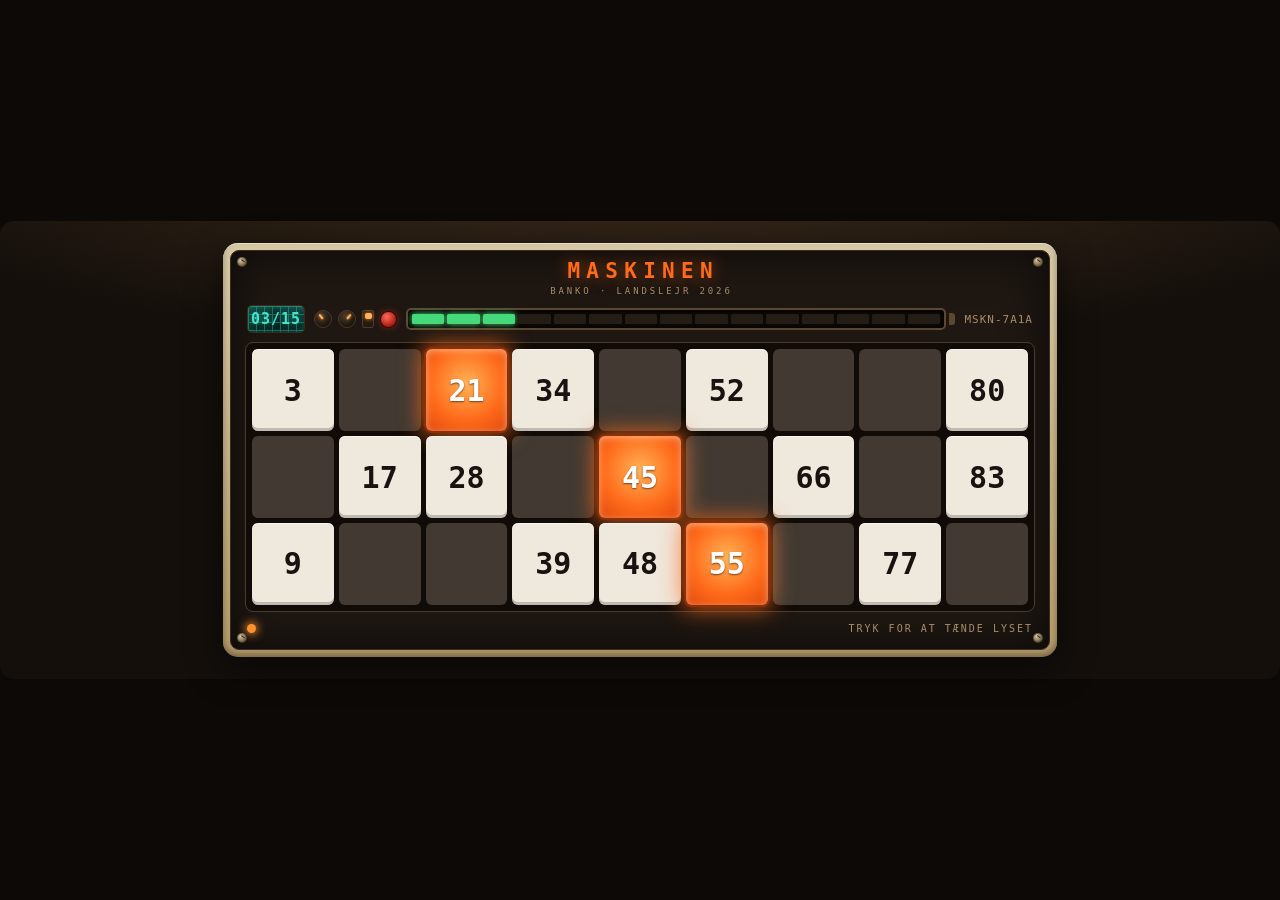
<file: design/maskinen-mockup.html>
<!DOCTYPE html>
<html lang="da">
<head>
<meta charset="UTF-8">
<meta name="viewport" content="width=device-width, initial-scale=1">
<title>Maskinen Banko — design-mockup (pixel-reference)</title>
<!--
  KANONISK DESIGN-REFERENCE for Banko i Maskinen (v9).
  IKKE produktions-appen (se ../index.html når den bygges) — det er den pixel-eksakte
  mockup som index.html skal ligne. Åbn i en browser, mål på den, aflæs præcise værdier.
  Alle designtokens står i DESIGN.md. Pladen er ét fast eksempel; den rigtige app
  genererer en tilfældig plade (crypto-seed). Tænd en hel række for at se festen.
-->
<style>
  body{ margin:0; background:#0c0906; min-height:100vh; display:flex; align-items:center; justify-content:center; }
  .mskn{
    --orange:#ff6b1a; --orange-deep:#e0490f; --glow:#ff922e; --hot:#ffb257;
    --teal:#3fe6cc; --party:#c94fd6; --party2:#42d6c0;
    --bg:#140f0b; --panel:#1e1712; --plate:#efe8dd; --plate-blank:#cdbfae; --ink:#181310;
    font-family:ui-monospace,"SF Mono",Menlo,monospace;
    background:radial-gradient(120% 90% at 50% -20%,#43301d 0%,var(--bg) 55%);
    padding:22px; border-radius:14px; display:flex; justify-content:center; width:100%; box-sizing:border-box; }

  .bezel{ background:linear-gradient(180deg,#d8c9a6,#b39a68); padding:7px; border-radius:15px; max-width:820px; width:100%;
    box-shadow:inset 0 1px 0 rgba(255,255,255,.5),inset 0 -3px 6px rgba(0,0,0,.35),0 12px 34px rgba(0,0,0,.55); }
  .panel{ position:relative; background:var(--panel); border:1px solid #3a2c1e; border-radius:9px;
    padding:10px 14px 12px; box-shadow:inset 0 0 46px rgba(0,0,0,.6); overflow:hidden; }

  .screw{ position:absolute; width:10px; height:10px; border-radius:50%; background:radial-gradient(circle at 35% 30%,#d8c9a6,#6b5738 72%); box-shadow:inset 0 0 2px #000; z-index:2 }
  .screw::after{ content:""; position:absolute; inset:3px; border-top:1.2px solid #2a2013; transform:rotate(35deg); }
  .s1{top:6px;left:6px}.s2{top:6px;right:6px}.s3{bottom:6px;left:6px}.s4{bottom:6px;right:6px}

  .header{ text-align:center; line-height:1; margin-bottom:9px }
  .title{ color:var(--orange); font-weight:800; font-size:21px; letter-spacing:.3em; text-indent:.3em; text-shadow:0 0 16px rgba(255,107,26,.6); cursor:pointer; user-select:none; }
  .sub{ color:#a98d68; font-size:9px; letter-spacing:.32em; text-indent:.32em; margin-top:5px }

  .strip{ display:flex; align-items:center; gap:9px; padding:0 2px 9px; }
  .crt{ position:relative; width:56px; height:26px; border-radius:5px; background:#04120f; flex:none; border:1.5px solid #3a2c1e; box-shadow:inset 0 0 9px rgba(63,230,204,.35); overflow:hidden; }
  .crt-grid{ position:absolute; inset:0; opacity:.32; background-image:linear-gradient(var(--teal) 1px,transparent 1px),linear-gradient(90deg,var(--teal) 1px,transparent 1px); background-size:8px 8px; }
  .crt-num{ position:absolute; inset:0; display:flex; align-items:center; justify-content:center; color:var(--teal); font-weight:800; font-size:15px; letter-spacing:1px; text-shadow:0 0 8px var(--teal) }
  .scan{ position:absolute; left:0; right:0; height:8px; background:linear-gradient(rgba(63,230,204,.18),transparent); animation:scan 2.6s linear infinite }
  @keyframes scan{ 0%{ top:-8px } 100%{ top:26px } }
  .knobs{ display:flex; align-items:center; gap:6px; flex:none }
  .knob{ width:16px; height:16px; border-radius:50%; position:relative; background:radial-gradient(circle at 38% 30%,#4a3a2a,#181109 78%); border:1px solid #4a3a2a }
  .knob::after{ content:""; position:absolute; left:50%; top:2px; width:2px; height:6px; background:var(--hot); border-radius:2px; box-shadow:0 0 3px var(--glow); transform-origin:bottom }
  .k1::after{ transform:translateX(-50%) rotate(-40deg) } .k3::after{ transform:translateX(-50%) rotate(40deg) }
  .tgl{ width:10px; height:16px; border-radius:2px; background:#241a12; border:1px solid #4a3a2a; position:relative }
  .tgl.on::after{ content:""; position:absolute; left:1.5px; right:1.5px; top:1.5px; height:6px; border-radius:2px; background:var(--hot); box-shadow:0 0 4px var(--glow) }
  .redbtn{ width:15px; height:15px; border-radius:50%; background:radial-gradient(circle at 38% 32%,#ff6a5a,#a01508 76%); border:1.5px solid #2a0d07; box-shadow:0 0 7px rgba(220,40,20,.5) }

  .battery-unit{ flex:1; display:flex; align-items:center; gap:3px; min-width:120px }
  .battery{ flex:1; display:flex; gap:3px; padding:4px; height:22px; box-sizing:border-box; background:#0c0906; border:2.5px solid #5a4830; border-radius:5px; box-shadow:inset 0 0 6px #000; }
  .battery i{ flex:1; border-radius:1.5px; background:#241d15; transition:background .14s,box-shadow .14s }
  .battery i.on.g{ background:#46d97a; box-shadow:0 0 6px #46d97a }
  .battery i.on.a{ background:var(--hot); box-shadow:0 0 6px var(--glow) }
  .battery i.on.r{ background:#ff4d3d; box-shadow:0 0 8px #ff4d3d }
  .nub{ width:6px; height:12px; background:#5a4830; border-radius:0 3px 3px 0 }
  .full .battery{ border-color:var(--orange); box-shadow:inset 0 0 6px #000,0 0 14px rgba(255,107,26,.6) }
  .full .nub{ background:var(--orange) }

  .hash{ flex:none; color:#a98d68; font-size:11px; letter-spacing:1px }

  .secret{ text-align:center; color:var(--party); font-size:10px; letter-spacing:.2em; height:0; opacity:0; overflow:hidden; transition:.35s; text-shadow:0 0 10px var(--party) }
  .secret.show{ height:15px; opacity:1; margin-bottom:6px }

  .grid{ display:grid; grid-template-columns:repeat(9,1fr); grid-template-rows:repeat(3,1fr); gap:5px; background:#100b07; padding:6px; border-radius:8px; border:1px solid #4a3a2b; }
  .cell{ aspect-ratio:1; display:flex; align-items:center; justify-content:center; font-size:clamp(17px,4vw,30px); font-weight:800; border-radius:6px; position:relative; }
  .cell.num{ background:var(--plate); color:var(--ink); cursor:pointer; box-shadow:inset 0 -3px 0 rgba(0,0,0,.2),inset 0 1px 0 rgba(255,255,255,.6); transition:transform .05s,box-shadow .1s; }
  .cell.num:active{ transform:translateY(2px); box-shadow:inset 0 -1px 0 rgba(0,0,0,.2) }
  .cell.blank{ background:var(--plate-blank); opacity:.26 }
  .cell.lit{ color:#fff; text-shadow:0 1px 2px rgba(0,0,0,.55); background:radial-gradient(circle at 50% 42%,var(--hot) 0%,var(--orange) 58%,var(--orange-deep) 100%); box-shadow:0 0 0 2px #8a2f0c,0 0 22px 4px rgba(255,107,26,.8),inset 0 2px 7px rgba(255,220,180,.6); animation:pulse 2.1s ease-in-out infinite; }
  @keyframes pulse{ 0%,100%{ box-shadow:0 0 0 2px #8a2f0c,0 0 16px 3px rgba(255,107,26,.6),inset 0 2px 7px rgba(255,220,180,.6) } 50%{ box-shadow:0 0 0 2px #8a2f0c,0 0 28px 7px rgba(255,146,46,.9),inset 0 2px 7px rgba(255,220,180,.6) } }

  .statusbar{ display:flex; align-items:center; gap:7px; margin-top:9px; padding:0 2px; height:16px }
  .pwr{ width:9px; height:9px; border-radius:50%; background:var(--glow); box-shadow:0 0 8px 2px rgba(255,146,46,.8); animation:breathe 2.4s ease-in-out infinite }
  @keyframes breathe{ 0%,100%{ opacity:.55 } 50%{ opacity:1 } }
  .readout{ margin-left:auto; color:#a98d68; font-size:10px; letter-spacing:.2em }

  .celebrate{ position:absolute; inset:0; display:none; align-items:center; justify-content:center; overflow:hidden; z-index:5 }
  .celebrate.on{ display:flex }
  .disco{ position:absolute; inset:-40%; background:conic-gradient(from 0deg,#ff6b1a,#c94fd6,#3fe6cc,#46d97a,#ff4d3d,#ff922e,#ff6b1a); opacity:.32; mix-blend-mode:screen; filter:blur(26px); animation:spin 2.6s linear infinite }
  @keyframes spin{ to{ transform:rotate(360deg) } }
  .confetti{ position:absolute; inset:0; pointer-events:none }
  .confetti span{ position:absolute; top:-14px; width:7px; height:12px; border-radius:1px; animation:fall linear infinite }
  @keyframes fall{ 0%{ transform:translateY(0) rotate(0); opacity:1 } 100%{ transform:translateY(340px) rotate(540deg); opacity:.9 } }
  .win{ position:relative; text-align:center; z-index:6 }
  .wintype{ color:#fff; font-weight:800; font-size:18px; letter-spacing:.3em; text-shadow:0 0 14px var(--party); }
  .winbanko{ color:#fff; font-weight:900; font-size:56px; letter-spacing:.12em; text-shadow:0 0 30px var(--glow),0 0 10px var(--orange); transform:rotate(-5deg); margin:2px 0 8px }
  .return{ color:#f2e6d4; font-size:10px; letter-spacing:.18em }
  .returnbar{ width:150px; height:5px; margin:5px auto 0; background:rgba(255,255,255,.18); border-radius:3px; overflow:hidden }
  .returnbar span{ display:block; height:100%; width:100%; background:linear-gradient(90deg,var(--glow),var(--orange)); }

  @media (max-width:520px){ .title{ font-size:17px } .cell{ font-size:clamp(15px,4.6vw,24px) } .battery-unit{ min-width:80px } .winbanko{ font-size:44px } }
</style>
</head>
<body>
  <div class="mskn">
  <div class="bezel">
  <div class="panel">
    <span class="screw s1"></span><span class="screw s2"></span><span class="screw s3"></span><span class="screw s4"></span>

    <div class="header">
      <div class="title" id="title">MASKINEN</div>
      <div class="sub">BANKO · LANDSLEJR 2026</div>
    </div>

    <div class="strip">
      <div class="crt"><div class="crt-grid"></div><div class="crt-num" id="crt">00/15</div><div class="scan"></div></div>
      <div class="knobs"><span class="knob k1"></span><span class="knob k3"></span><span class="tgl on"></span><span class="redbtn"></span></div>
      <div class="battery-unit"><div class="battery" id="bat"><i></i><i></i><i></i><i></i><i></i><i></i><i></i><i></i><i></i><i></i><i></i><i></i><i></i><i></i><i></i></div><span class="nub"></span></div>
      <div class="hash" id="hash">MSKN-····</div>
    </div>

    <div class="secret" id="secret">⚡ MAGIEN ELLER TEKNOLOGIEN? ⚡</div>

    <div class="grid" id="grid">
      <div class="cell num" data-r="0">3</div><div class="cell blank"></div><div class="cell num lit" data-r="0">21</div><div class="cell num" data-r="0">34</div><div class="cell blank"></div><div class="cell num" data-r="0">52</div><div class="cell blank"></div><div class="cell blank"></div><div class="cell num" data-r="0">80</div>
      <div class="cell blank"></div><div class="cell num" data-r="1">17</div><div class="cell num" data-r="1">28</div><div class="cell blank"></div><div class="cell num lit" data-r="1">45</div><div class="cell blank"></div><div class="cell num" data-r="1">66</div><div class="cell blank"></div><div class="cell num" data-r="1">83</div>
      <div class="cell num" data-r="2">9</div><div class="cell blank"></div><div class="cell blank"></div><div class="cell num" data-r="2">39</div><div class="cell num" data-r="2">48</div><div class="cell num lit" data-r="2">55</div><div class="cell blank"></div><div class="cell num" data-r="2">77</div><div class="cell blank"></div>
    </div>

    <div class="statusbar">
      <span class="pwr"></span><span class="readout">TRYK FOR AT TÆNDE LYSET</span>
    </div>

    <div class="celebrate" id="celebrate">
      <div class="disco"></div>
      <div class="confetti" id="confetti"></div>
      <div class="win">
        <div class="wintype" id="wintype">1 RÆKKE</div>
        <div class="winbanko">BANKO!</div>
        <div class="return">PLADEN KOMMER TILBAGE<div class="returnbar"><span id="retbar"></span></div></div>
      </div>
    </div>
  </div>
  </div>
  </div>

<script>
  (function(){
    const root=document.querySelector('.mskn');
    const grid=root.querySelector('#grid'), title=root.querySelector('#title'), secret=root.querySelector('#secret');
    const crt=root.querySelector('#crt'), hashEl=root.querySelector('#hash'), batwrap=root.querySelector('.battery-unit');
    const bat=[...root.querySelectorAll('#bat i')];
    const celebrate=root.querySelector('#celebrate'), wintype=root.querySelector('#wintype'), retbar=root.querySelector('#retbar');
    const R=[0,1,2];

    function plateHash(){
      const nums=[...grid.querySelectorAll('.cell.num')].map(c=>+c.textContent).sort((a,b)=>a-b);
      let h=2166136261>>>0;
      for(const n of nums){ h^=n; h=Math.imul(h,16777619)>>>0; }
      return 'MSKN-'+h.toString(16).toUpperCase().slice(0,4).padStart(4,'0');
    }
    hashEl.textContent=plateHash();

    function litIn(r){ return root.querySelectorAll('.cell.num.lit[data-r="'+r+'"]').length; }
    function totIn(r){ return root.querySelectorAll('.cell.num[data-r="'+r+'"]').length; }
    function refresh(){
      const lit=root.querySelectorAll('.cell.num.lit').length;
      crt.textContent=String(lit).padStart(2,'0')+'/15';
      bat.forEach((s,i)=>{ s.className=''; if(i<lit) s.classList.add('on', i<5?'g':i<10?'a':'r'); });
      batwrap.classList.toggle('full', lit>=15);
    }

    let actx;
    function techno(){
      try{
        actx = actx || new (window.AudioContext||window.webkitAudioContext)();
        const ctx=actx; if(ctx.state==='suspended') ctx.resume();
        const master=ctx.createGain(); master.gain.value=0.45; master.connect(ctx.destination);
        const bpm=142, beat=60/bpm, now=ctx.currentTime, end=now+10;
        function kick(t){ const o=ctx.createOscillator(),g=ctx.createGain();
          o.frequency.setValueAtTime(160,t); o.frequency.exponentialRampToValueAtTime(46,t+.12);
          g.gain.setValueAtTime(1,t); g.gain.exponentialRampToValueAtTime(.001,t+.19);
          o.connect(g); g.connect(master); o.start(t); o.stop(t+.2); }
        function stab(t){ const o=ctx.createOscillator(),g=ctx.createGain(); o.type='sawtooth'; o.frequency.value=110;
          g.gain.setValueAtTime(.0001,t); g.gain.exponentialRampToValueAtTime(.28,t+.01); g.gain.exponentialRampToValueAtTime(.001,t+.14);
          o.connect(g); g.connect(master); o.start(t); o.stop(t+.15); }
        for(let t=now;t<end;t+=beat){ kick(t); stab(t+beat/2); }
      }catch(e){}
    }
    function confetti(){
      const c=root.querySelector('#confetti'); c.innerHTML='';
      const cols=['#ff6b1a','#c94fd6','#3fe6cc','#46d97a','#ff4d3d','#ffb257'];
      for(let i=0;i<90;i++){ const p=document.createElement('span');
        p.style.left=Math.random()*100+'%'; p.style.background=cols[i%cols.length];
        p.style.animationDelay=(Math.random()*1.2)+'s'; p.style.animationDuration=(1.8+Math.random()*2)+'s';
        c.appendChild(p); }
    }
    let partyOn=false;
    function party(label){
      if(partyOn) return; partyOn=true;
      wintype.textContent=label; celebrate.classList.add('on'); confetti(); techno();
      retbar.style.transition='none'; retbar.style.width='100%';
      requestAnimationFrame(()=>{ retbar.style.transition='width 20s linear'; retbar.style.width='0%'; });
      setTimeout(()=>{ celebrate.classList.remove('on'); partyOn=false; }, 20000);
    }
    function winLabel(){
      const lit=root.querySelectorAll('.cell.num.lit').length;
      if(lit>=15) return 'FULD PLADE';
      const full=R.filter(r=>litIn(r)===totIn(r)).length;
      return full===1?'1 RÆKKE':full+' RÆKKER';
    }

    grid.querySelectorAll('.cell.num').forEach(c=>{
      c.addEventListener('click',()=>{
        c.classList.toggle('lit'); refresh();
        if(c.classList.contains('lit') && litIn(+c.dataset.r)===totIn(+c.dataset.r)) party(winLabel());
      });
    });
    refresh();

    let taps=0,timer=null;
    title.addEventListener('click',()=>{ taps++; clearTimeout(timer); timer=setTimeout(()=>taps=0,800);
      if(taps>=3){ taps=0; secret.classList.add('show'); setTimeout(()=>secret.classList.remove('show'),4000); }
    });
  })();
</script>
</body>
</html>
</file>
